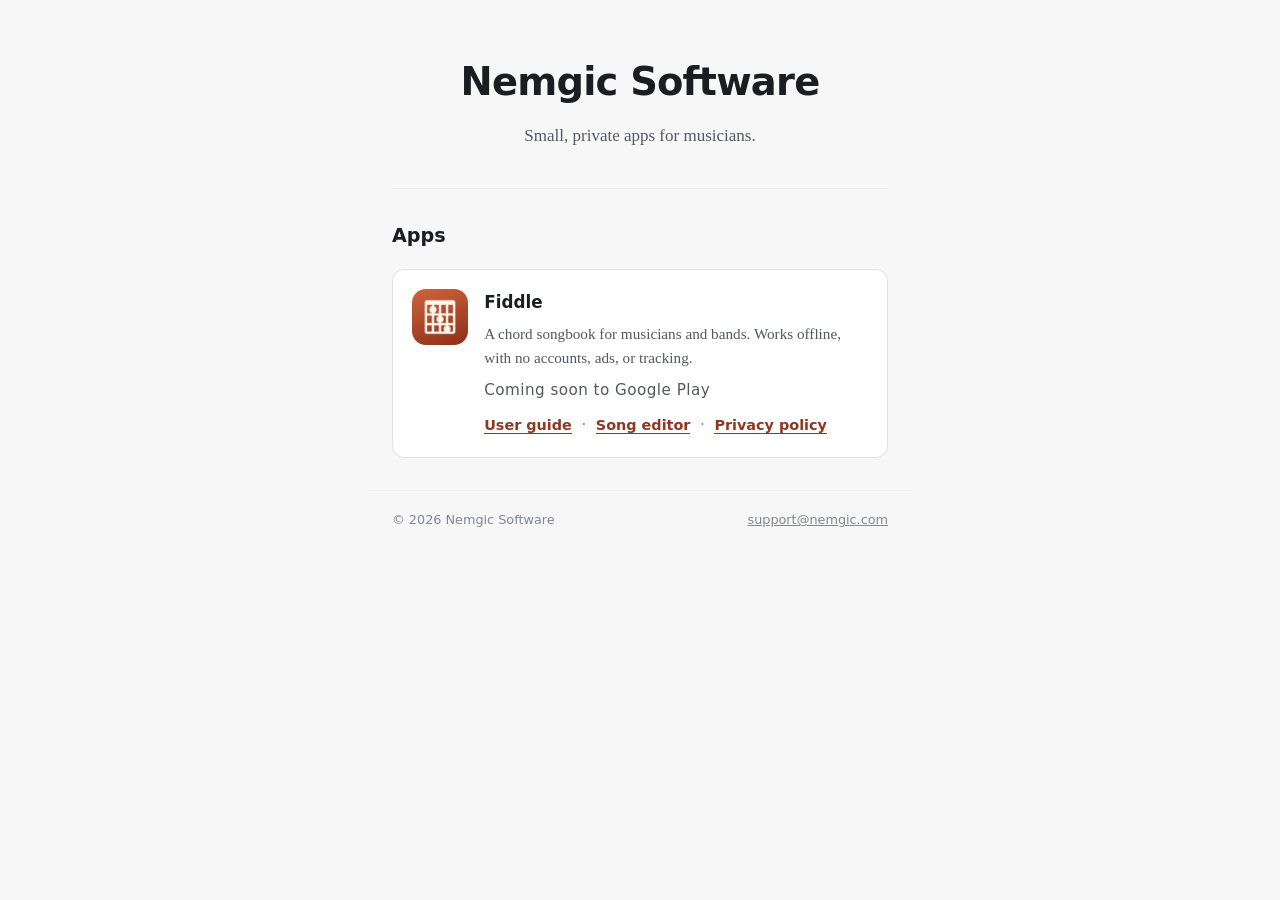
<file: index.html>
<!doctype html>
<html lang="en">
<head>
<meta charset="utf-8">
<meta name="viewport" content="width=device-width, initial-scale=1">
<meta name="description" content="Nemgic Software builds small, private apps for musicians, starting with Fiddle — an offline chord songbook.">
<title>Nemgic Software</title>
<link rel="icon" href="fiddle-icon.png" type="image/png">
<link rel="canonical" href="https://nemgic.com/">
<meta name="theme-color" content="#b5462a">

<style>
  :root {
    --bg:        #f7f7f8;
    --surface:   #ffffff;
    --ink:       #1c1d21;
    --ink-soft:  #55575f;
    --ink-faint: #83868f;
    --rule:      #e2e2e6;
    --rule-soft: #eeeef1;
    --accent:    #b5462a;
    --accent-dim:#8f3720;

    --display: 'Archivo', 'Segoe UI', system-ui, sans-serif;
    --body: 'Literata', Georgia, 'Times New Roman', serif;
  }

  :root:not([data-theme="light"]) { color-scheme: light; }

  @media (prefers-color-scheme: dark) {
    :root:not([data-theme="light"]) {
      --bg:        #131417;
      --surface:   #1a1c20;
      --ink:       #e9e9ec;
      --ink-soft:  #a9abb3;
      --ink-faint: #7c7f88;
      --rule:      #2c2e34;
      --rule-soft: #232529;
      --accent:    #e2765a;
      --accent-dim:#f0937a;
      color-scheme: dark;
    }
  }

  :root[data-theme="dark"] {
    --bg:        #131417;
    --surface:   #1a1c20;
    --ink:       #e9e9ec;
    --ink-soft:  #a9abb3;
    --ink-faint: #7c7f88;
    --rule:      #2c2e34;
    --rule-soft: #232529;
    --accent:    #e2765a;
    --accent-dim:#f0937a;
    color-scheme: dark;
  }

  html { color-scheme: light dark; }
  * { box-sizing: border-box; }

  body {
    margin: 0;
    background: var(--bg);
    color: var(--ink);
    font-family: var(--body);
    font-size: 17px;
    line-height: 1.6;
    -webkit-text-size-adjust: 100%;
    overflow-x: hidden;
  }

  img { max-width: 100%; }

  main { max-width: 34rem; margin: 0 auto; padding: 0 1.5rem; }

  .hero { text-align: center; padding: 3.2rem 1.5rem 2.4rem; }

  .hero h1 {
    font-family: var(--display);
    font-size: clamp(1.9rem, 7vw, 2.4rem);
    font-weight: 700;
    letter-spacing: -0.02em;
    margin: 0 0 0.6rem;
  }

  .hero p {
    color: var(--ink-soft);
    margin: 0;
  }

  section { padding: 2rem 0; border-top: 1px solid var(--rule-soft); }

  h2 {
    font-family: var(--display);
    font-size: 1.2rem;
    font-weight: 700;
    margin: 0 0 1.1rem;
  }

  .app-card {
    display: flex;
    gap: 1rem;
    align-items: flex-start;
    background: var(--surface);
    border: 1px solid var(--rule);
    border-radius: 12px;
    padding: 1.2rem;
  }

  .app-card img {
    width: 56px;
    height: 56px;
    border-radius: 14px;
    flex-shrink: 0;
  }

  .app-card h3 {
    font-family: var(--display);
    font-size: 1.05rem;
    font-weight: 600;
    margin: 0 0 0.35rem;
  }

  .app-card p { margin: 0 0 0.5rem; color: var(--ink-soft); font-size: 0.95rem; }

  .soon {
    font-family: var(--display);
    font-size: 0.78rem;
    letter-spacing: 0.03em;
    color: var(--ink-faint);
    margin: 0 0 0.6rem;
  }

  .privacy-link {
    font-family: var(--display);
    font-weight: 600;
    font-size: 0.9rem;
    color: var(--accent-dim);
    text-decoration: none;
    border-bottom: 1px solid currentColor;
  }

  .privacy-link:hover { color: var(--accent); }

  .link-sep { color: var(--ink-faint); margin: 0 0.35rem; }

  footer {
    max-width: 34rem;
    margin: 0 auto;
    padding: 1.2rem 1.5rem 3rem;
    font-family: var(--display);
    font-size: 0.8rem;
    color: var(--ink-faint);
    border-top: 1px solid var(--rule-soft);
    display: flex;
    flex-wrap: wrap;
    justify-content: space-between;
    gap: 0.5rem 1rem;
  }

  footer a { color: var(--ink-faint); }
  footer a:hover { color: var(--accent-dim); }

  @media (prefers-reduced-motion: reduce) {
    * { transition: none !important; }
  }
</style>
</head>
<body>

<div class="hero">
  <h1>Nemgic Software</h1>
  <p>Small, private apps for musicians.</p>
</div>

<main>
  <section id="apps">
    <h2>Apps</h2>
    <div class="app-card">
      <img src="fiddle-icon.png" alt="Fiddle app icon">
      <div>
        <h3>Fiddle</h3>
        <p>A chord songbook for musicians and bands. Works offline, with no accounts, ads, or tracking.</p>
        <!-- when public, link this to https://play.google.com/store/apps/details?id=com.nemgic.fiddle -->
        <p class="soon">Coming soon to Google Play</p>
        <a class="privacy-link" href="/fiddle/guide/">User guide</a>
        <span class="link-sep">&middot;</span>
        <a class="privacy-link" href="/fiddle/editor/">Song editor</a>
        <span class="link-sep">&middot;</span>
        <a class="privacy-link" href="/fiddle/">Privacy policy</a>
      </div>
    </div>
  </section>
</main>

<footer>
  <span>&copy; 2026 Nemgic Software</span>
  <a href="mailto:support@nemgic.com">support@nemgic.com</a>
</footer>

</body>
</html>
</file>
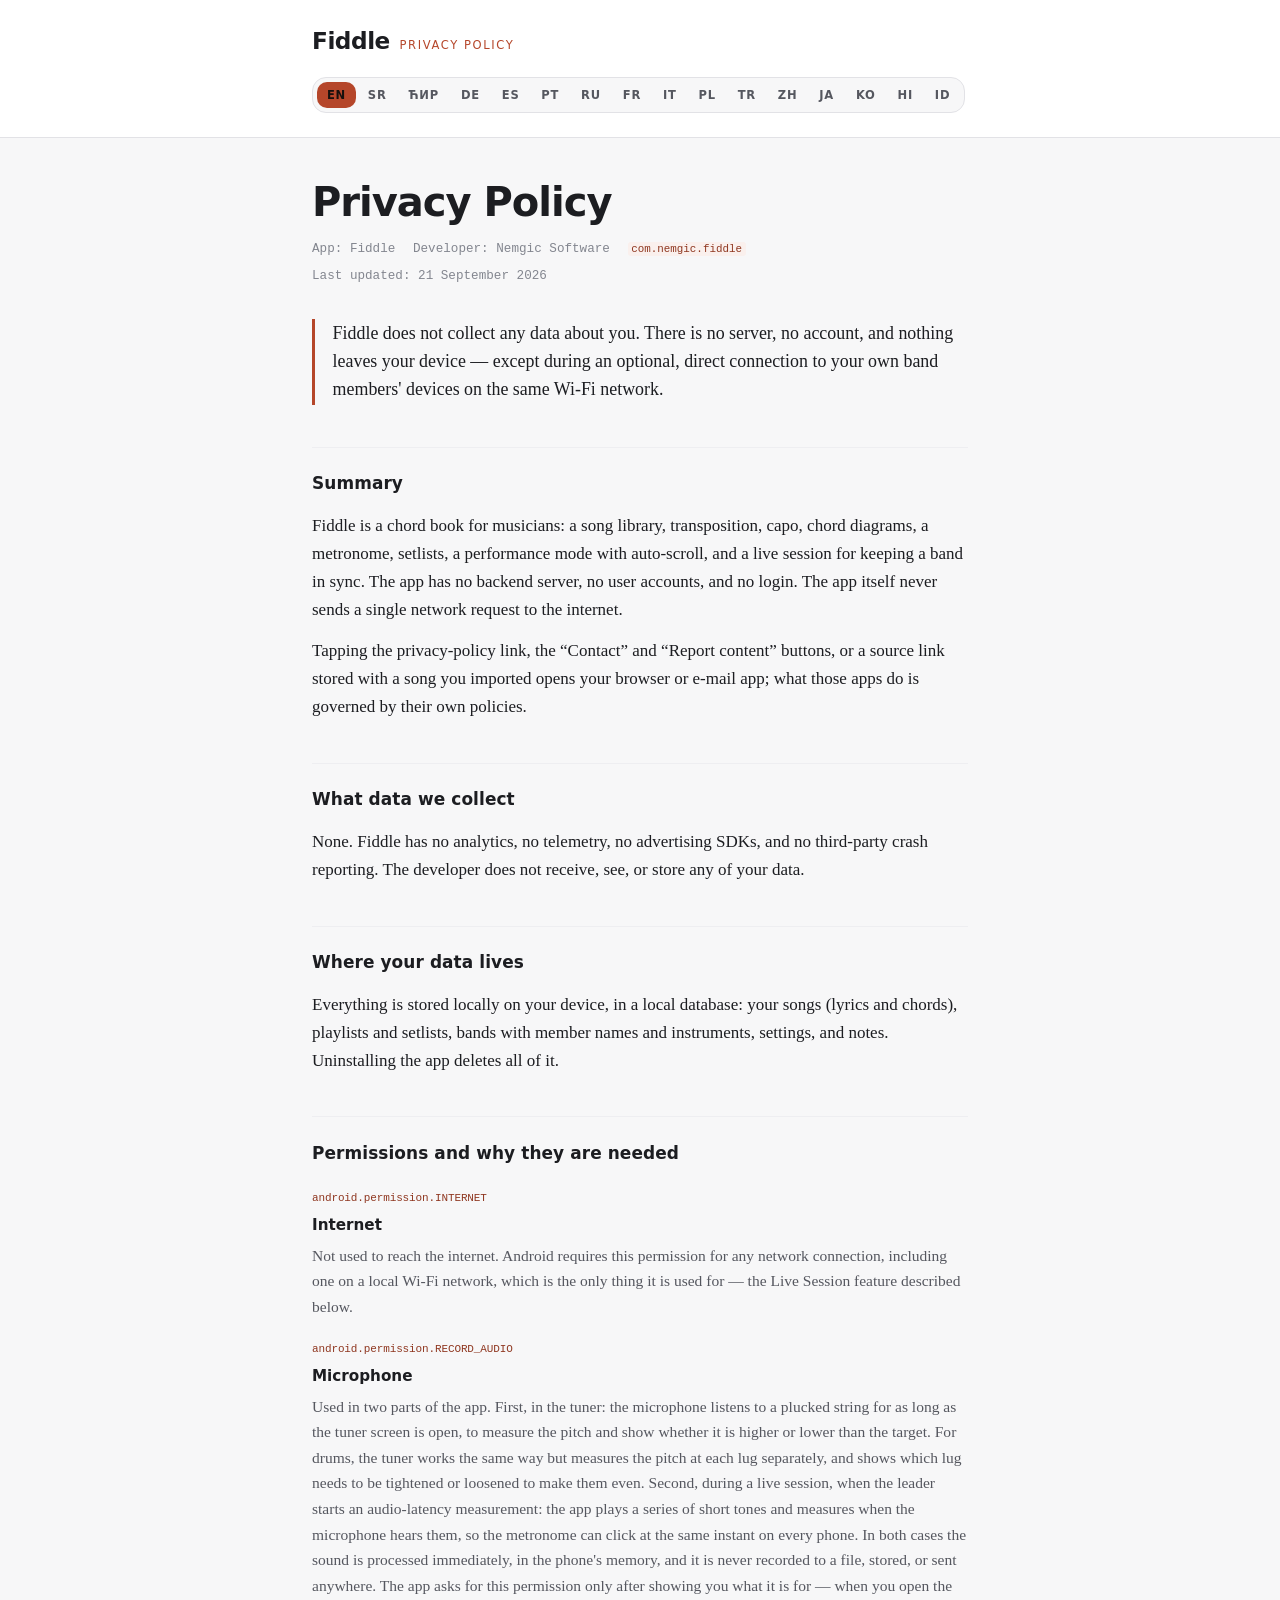
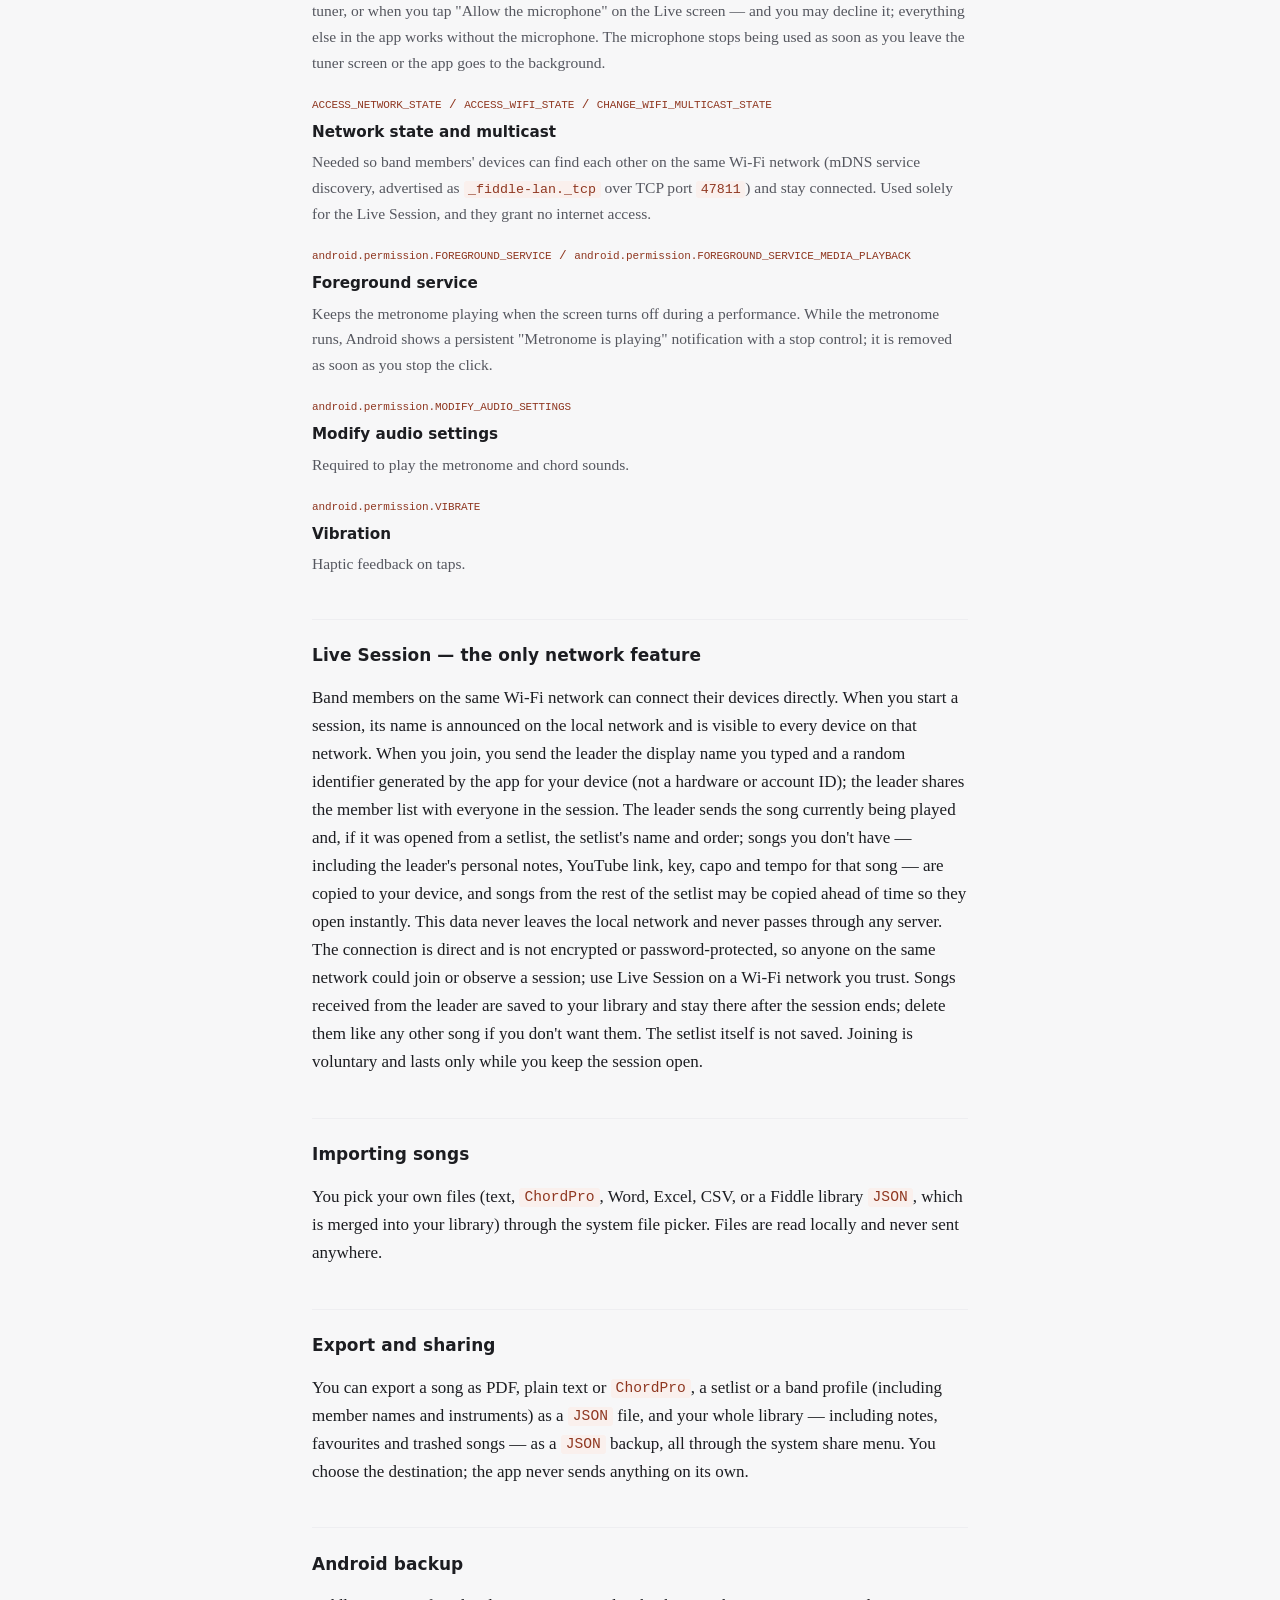
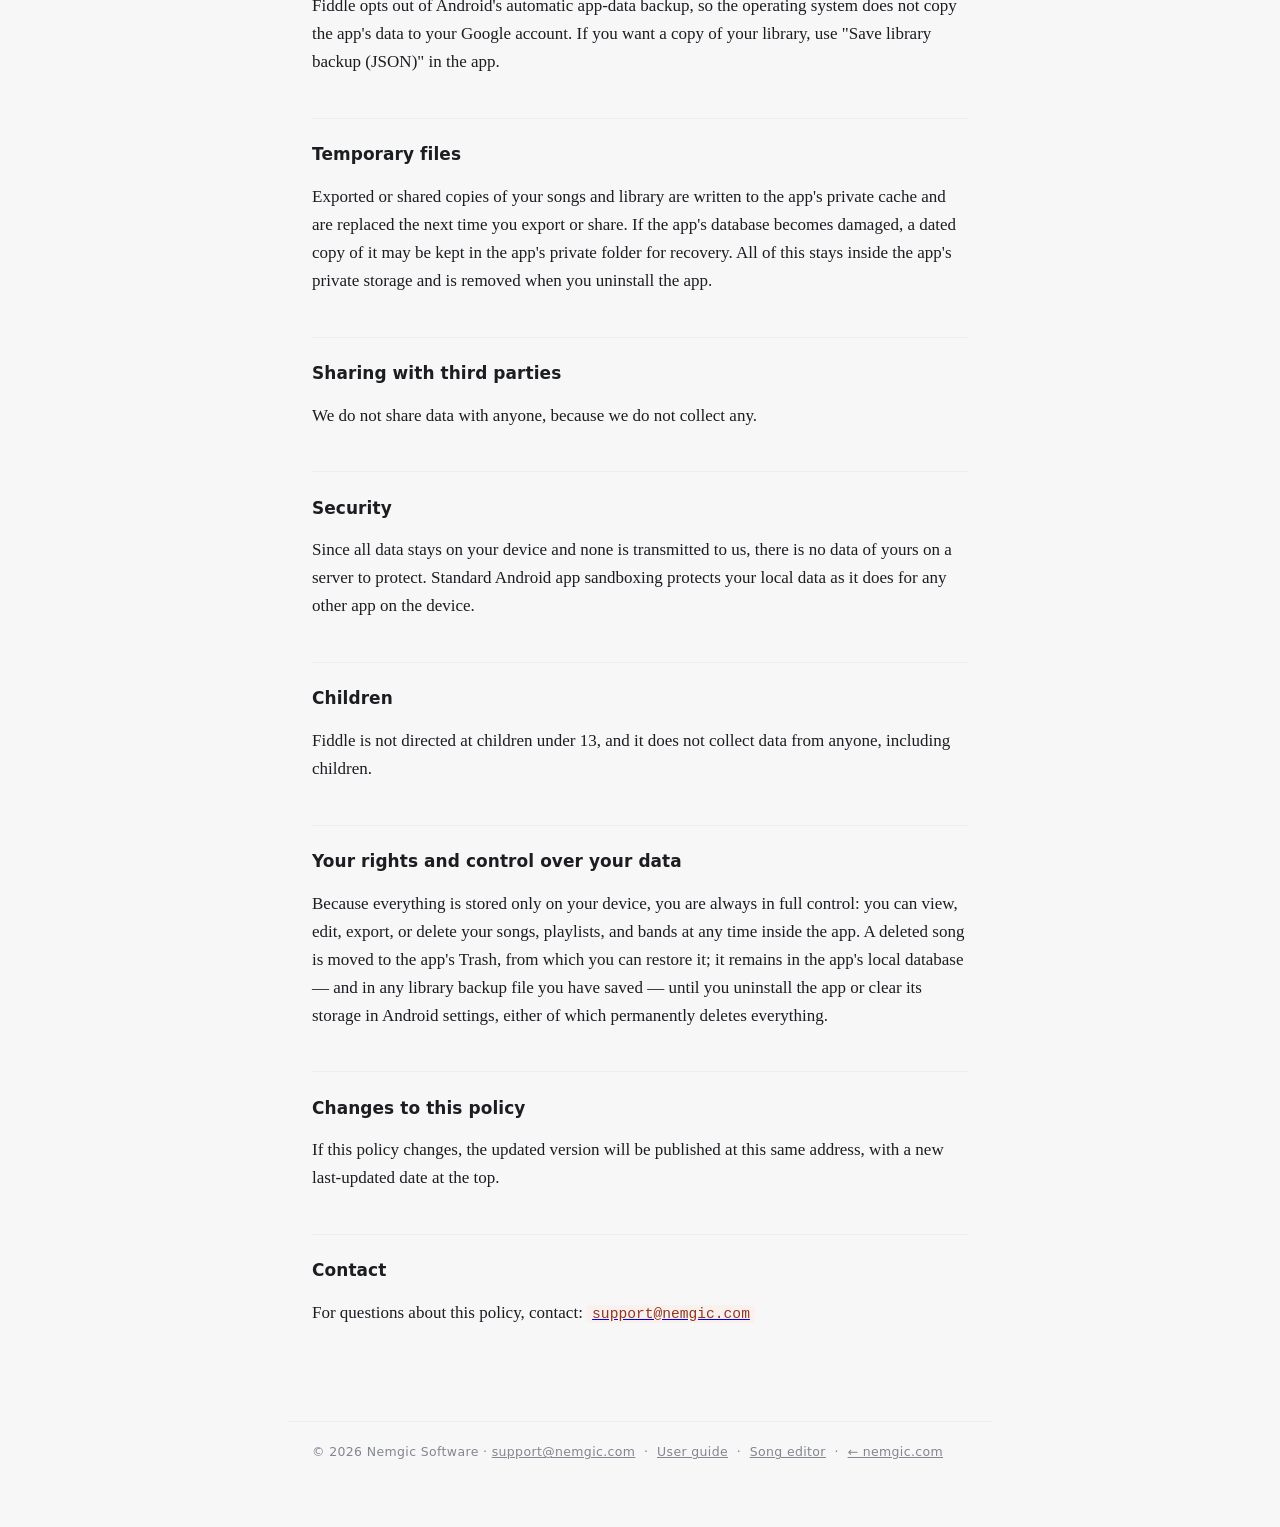
<file: fiddle/index.html>
<!doctype html>
<html lang="en">
<head>
<meta charset="utf-8">
<meta name="viewport" content="width=device-width, initial-scale=1">
<meta name="description" content="Fiddle privacy policy — what the app does and does not collect, in your language.">
<link rel="canonical" href="https://nemgic.com/fiddle/">
<link rel="icon" href="../fiddle-icon.png">
<meta name="theme-color" content="#b5462a" media="(prefers-color-scheme: light)">
<meta name="theme-color" content="#131417" media="(prefers-color-scheme: dark)">
<title>Fiddle — Privacy Policy</title>

<style>
  :root {
    /* neutrals biased slightly cool, so the rust accent reads as chosen */
    --bg:        #f7f7f8;
    --surface:   #ffffff;
    --ink:       #1c1d21;
    --ink-soft:  #55575f;
    --ink-faint: #83868f;
    --rule:      #e2e2e6;
    --rule-soft: #eeeef1;
    --accent:    #b5462a;   /* Fiddle adaptive-icon background */
    --accent-dim:#8f3720;
    --accent-wash:#faf0ed;
    --note-bg:   #fff8e8;
    --note-rule: #e8c98a;
    --note-ink:  #6b5212;

    --display: 'Archivo', 'Segoe UI', system-ui, sans-serif;
    --body: 'Literata', Georgia, 'Times New Roman', serif;
    --mono: 'JetBrains Mono', 'Cascadia Mono', Consolas, monospace;
  }

  :root:not([data-theme="light"]) {
    color-scheme: light;
  }

  @media (prefers-color-scheme: dark) {
    :root:not([data-theme="light"]) {
      --bg:        #131417;
      --surface:   #1a1c20;
      --ink:       #e9e9ec;
      --ink-soft:  #a9abb3;
      --ink-faint: #7c7f88;
      --rule:      #2c2e34;
      --rule-soft: #232529;
      --accent:    #e2765a;
      --accent-dim:#f0937a;
      --accent-wash:#2a1c18;
      --note-bg:   #241f12;
      --note-rule: #6b5a2c;
      --note-ink:  #e0cb92;
      color-scheme: dark;
    }
  }

  :root[data-theme="dark"] {
    --bg:        #131417;
    --surface:   #1a1c20;
    --ink:       #e9e9ec;
    --ink-soft:  #a9abb3;
    --ink-faint: #7c7f88;
    --rule:      #2c2e34;
    --rule-soft: #232529;
    --accent:    #e2765a;
    --accent-dim:#f0937a;
    --accent-wash:#2a1c18;
    --note-bg:   #241f12;
    --note-rule: #6b5a2c;
    --note-ink:  #e0cb92;
    color-scheme: dark;
  }

  * { box-sizing: border-box; }

  body {
    background: var(--bg);
    color: var(--ink);
    font-family: var(--body);
    font-size: 17px;
    line-height: 1.65;
    -webkit-text-size-adjust: 100%;
  }

  /* ---------- masthead ---------- */

  .masthead {
    border-bottom: 1px solid var(--rule);
    background: var(--surface);
  }

  .masthead-inner {
    max-width: 44rem;
    margin: 0 auto;
    padding: 1.4rem 1.5rem 1.5rem;
    display: flex;
    flex-wrap: wrap;
    align-items: flex-end;
    justify-content: space-between;
    gap: 1rem 1.5rem;
  }

  .brand {
    display: flex;
    align-items: baseline;
    gap: 0.6rem;
  }

  .brand-mark {
    font-family: var(--display);
    font-weight: 700;
    font-size: 1.45rem;
    letter-spacing: -0.02em;
    color: var(--ink);
  }

  .brand-sub {
    font-family: var(--display);
    font-weight: 500;
    font-size: 0.72rem;
    letter-spacing: 0.14em;
    text-transform: uppercase;
    color: var(--accent);
  }

  /* ---------- language switch ---------- */

  .langswitch {
    display: flex;
    flex-wrap: wrap;
    max-width: 100%;
    border: 1px solid var(--rule);
    border-radius: 14px;
    padding: 4px;
    background: var(--bg);
    gap: 2px;
  }

  .langswitch button {
    font-family: var(--display);
    font-size: 0.72rem;
    font-weight: 600;
    letter-spacing: 0.07em;
    text-transform: uppercase;
    padding: 0.4rem 0.62rem;
    border: 0;
    border-radius: 10px;
    background: transparent;
    color: var(--ink-soft);
    cursor: pointer;
    transition: background 140ms ease, color 140ms ease;
  }

  .langswitch button:hover { color: var(--ink); }

  .langswitch button[aria-pressed="true"] {
    background: var(--accent);
    color: #fff;
  }

  :root[data-theme="dark"] .langswitch button[aria-pressed="true"],
  :root:not([data-theme="light"]) .langswitch button[aria-pressed="true"] { color: #17100d; }

  .langswitch button:focus-visible {
    outline: 2px solid var(--accent);
    outline-offset: 2px;
  }

  @media (max-width: 420px) {
    .langswitch { border-radius: 12px; }
    .langswitch button {
      font-size: 0.66rem;
      padding: 0.36rem 0.5rem;
    }
  }

  /* ---------- document ---------- */

  main {
    max-width: 44rem;
    margin: 0 auto;
    padding: 2.6rem 1.5rem 5rem;
  }

  h1 {
    font-family: var(--display);
    font-size: clamp(1.85rem, 5.4vw, 2.5rem);
    font-weight: 700;
    letter-spacing: -0.025em;
    line-height: 1.12;
    text-wrap: balance;
    margin: 0 0 0.9rem;
  }

  .meta {
    font-family: var(--mono);
    font-size: 0.79rem;
    color: var(--ink-faint);
    margin: 0 0 2rem;
    display: flex;
    flex-wrap: wrap;
    gap: 0.35rem 1.1rem;
  }

  .lede {
    font-size: 1.12rem;
    line-height: 1.55;
    color: var(--ink);
    border-left: 3px solid var(--accent);
    padding: 0.1rem 0 0.1rem 1.1rem;
    margin: 0 0 2.6rem;
  }

  h2 {
    font-family: var(--display);
    font-size: 1.06rem;
    font-weight: 600;
    letter-spacing: 0.005em;
    color: var(--ink);
    margin: 2.6rem 0 0.2rem;
    padding-top: 1.4rem;
    border-top: 1px solid var(--rule-soft);
    text-wrap: balance;
  }

  h2:first-of-type { margin-top: 0; }

  p { margin: 0.85rem 0; }

  strong { font-weight: 600; color: var(--ink); }

  code {
    font-family: var(--mono);
    font-size: 0.86em;
    background: var(--accent-wash);
    color: var(--accent-dim);
    padding: 0.1em 0.34em;
    border-radius: 3px;
    word-break: break-word;
  }

  /* ---------- permissions list ---------- */

  .perms {
    margin: 1.2rem 0 0;
    padding: 0;
    display: flex;
    flex-direction: column;
    gap: 1.15rem;
  }

  .perm {
    display: grid;
    gap: 0.3rem;
  }

  .perm-name {
    font-family: var(--mono);
    font-size: 0.8rem;
    font-weight: 500;
    color: var(--accent-dim);
    letter-spacing: -0.01em;
    word-break: break-word;
  }

  .perm-name code {
    background: none;
    color: inherit;
    padding: 0;
  }

  .perm-label {
    font-family: var(--display);
    font-weight: 600;
    font-size: 0.95rem;
    color: var(--ink);
  }

  .perm p { margin: 0; color: var(--ink-soft); font-size: 0.97rem; }

  /* ---------- footer ---------- */

  footer {
    max-width: 44rem;
    margin: 0 auto;
    padding: 0 1.5rem 4rem;
    font-family: var(--display);
    font-size: 0.78rem;
    letter-spacing: 0.03em;
    color: var(--ink-faint);
    border-top: 1px solid var(--rule-soft);
    padding-top: 1.3rem;
  }

  footer a { color: inherit; }

  [hidden] { display: none !important; }

  @media (prefers-reduced-motion: reduce) {
    * { transition: none !important; }
  }
</style>

<style>
  html { color-scheme: light dark; }
  body { margin: 0; }
  img { max-width: 100%; }
  [hidden] { display: none !important; }
</style>
</head>
<body>
<header class="masthead">
  <div class="masthead-inner">
    <div class="brand">
      <span class="brand-mark">Fiddle</span>
      <span class="brand-sub">Privacy Policy</span>
    </div>
    <div class="langswitch" id="langswitch" role="group" aria-label="Language"></div>
  </div>
</header>

<main>
<article lang="en" data-title="Fiddle — Privacy Policy">
<h1>Privacy Policy</h1>
<p class="meta">
  <span>App: Fiddle</span>
  <span>Developer: Nemgic Software</span>
  <span><code>com.nemgic.fiddle</code></span>
  <span>Last updated: 21 September 2026</span>
</p>

<p class="lede">Fiddle does not collect any data about you. There is no server, no account, and nothing leaves your device — except during an optional, direct connection to your own band members' devices on the same Wi-Fi network.</p>

<h2>Summary</h2>
<p>Fiddle is a chord book for musicians: a song library, transposition, capo, chord diagrams, a metronome, setlists, a performance mode with auto-scroll, and a live session for keeping a band in sync. The app has no backend server, no user accounts, and no login. The app itself never sends a single network request to the internet.</p>
<p>Tapping the privacy-policy link, the “Contact” and “Report content” buttons, or a source link stored with a song you imported opens your browser or e-mail app; what those apps do is governed by their own policies.</p>

<h2>What data we collect</h2>
<p>None. Fiddle has no analytics, no telemetry, no advertising SDKs, and no third-party crash reporting. The developer does not receive, see, or store any of your data.</p>

<h2>Where your data lives</h2>
<p>Everything is stored locally on your device, in a local database: your songs (lyrics and chords), playlists and setlists, bands with member names and instruments, settings, and notes. Uninstalling the app deletes all of it.</p>

<h2>Permissions and why they are needed</h2>
<div class="perms">
  <div class="perm">
    <span class="perm-name"><code>android.permission.INTERNET</code></span>
    <span class="perm-label">Internet</span>
    <p>Not used to reach the internet. Android requires this permission for any network connection, including one on a local Wi-Fi network, which is the only thing it is used for — the Live Session feature described below.</p>
  </div>
  <div class="perm">
    <span class="perm-name"><code>android.permission.RECORD_AUDIO</code></span>
    <span class="perm-label">Microphone</span>
    <p>Used in two parts of the app. First, in the tuner: the microphone listens to a plucked string for as long as the tuner screen is open, to measure the pitch and show whether it is higher or lower than the target. For drums, the tuner works the same way but measures the pitch at each lug separately, and shows which lug needs to be tightened or loosened to make them even. Second, during a live session, when the leader starts an audio-latency measurement: the app plays a series of short tones and measures when the microphone hears them, so the metronome can click at the same instant on every phone. In both cases the sound is processed immediately, in the phone's memory, and it is never recorded to a file, stored, or sent anywhere. The app asks for this permission only after showing you what it is for — when you open the tuner, or when you tap "Allow the microphone" on the Live screen — and you may decline it; everything else in the app works without the microphone. The microphone stops being used as soon as you leave the tuner screen or the app goes to the background.</p>
  </div>
  <div class="perm">
    <span class="perm-name"><code>ACCESS_NETWORK_STATE</code> / <code>ACCESS_WIFI_STATE</code> / <code>CHANGE_WIFI_MULTICAST_STATE</code></span>
    <span class="perm-label">Network state and multicast</span>
    <p>Needed so band members' devices can find each other on the same Wi-Fi network (mDNS service discovery, advertised as <code>_fiddle-lan._tcp</code> over TCP port <code>47811</code>) and stay connected. Used solely for the Live Session, and they grant no internet access.</p>
  </div>
  <div class="perm">
    <span class="perm-name"><code>android.permission.FOREGROUND_SERVICE</code> / <code>android.permission.FOREGROUND_SERVICE_MEDIA_PLAYBACK</code></span>
    <span class="perm-label">Foreground service</span>
    <p>Keeps the metronome playing when the screen turns off during a performance. While the metronome runs, Android shows a persistent "Metronome is playing" notification with a stop control; it is removed as soon as you stop the click.</p>
  </div>
  <div class="perm">
    <span class="perm-name"><code>android.permission.MODIFY_AUDIO_SETTINGS</code></span>
    <span class="perm-label">Modify audio settings</span>
    <p>Required to play the metronome and chord sounds.</p>
  </div>
  <div class="perm">
    <span class="perm-name"><code>android.permission.VIBRATE</code></span>
    <span class="perm-label">Vibration</span>
    <p>Haptic feedback on taps.</p>
  </div>
</div>

<h2>Live Session — the only network feature</h2>
<p>Band members on the same Wi-Fi network can connect their devices directly. When you start a session, its name is announced on the local network and is visible to every device on that network. When you join, you send the leader the display name you typed and a random identifier generated by the app for your device (not a hardware or account ID); the leader shares the member list with everyone in the session. The leader sends the song currently being played and, if it was opened from a setlist, the setlist's name and order; songs you don't have — including the leader's personal notes, YouTube link, key, capo and tempo for that song — are copied to your device, and songs from the rest of the setlist may be copied ahead of time so they open instantly. This data never leaves the local network and never passes through any server. The connection is direct and is not encrypted or password-protected, so anyone on the same network could join or observe a session; use Live Session on a Wi-Fi network you trust. Songs received from the leader are saved to your library and stay there after the session ends; delete them like any other song if you don't want them. The setlist itself is not saved. Joining is voluntary and lasts only while you keep the session open.</p>

<h2>Importing songs</h2>
<p>You pick your own files (text, <code>ChordPro</code>, Word, Excel, CSV, or a Fiddle library <code>JSON</code>, which is merged into your library) through the system file picker. Files are read locally and never sent anywhere.</p>

<h2>Export and sharing</h2>
<p>You can export a song as PDF, plain text or <code>ChordPro</code>, a setlist or a band profile (including member names and instruments) as a <code>JSON</code> file, and your whole library — including notes, favourites and trashed songs — as a <code>JSON</code> backup, all through the system share menu. You choose the destination; the app never sends anything on its own.</p>

<h2>Android backup</h2>
<p>Fiddle opts out of Android's automatic app-data backup, so the operating system does not copy the app's data to your Google account. If you want a copy of your library, use "Save library backup (JSON)" in the app.</p>

<h2>Temporary files</h2>
<p>Exported or shared copies of your songs and library are written to the app's private cache and are replaced the next time you export or share. If the app's database becomes damaged, a dated copy of it may be kept in the app's private folder for recovery. All of this stays inside the app's private storage and is removed when you uninstall the app.</p>

<h2>Sharing with third parties</h2>
<p>We do not share data with anyone, because we do not collect any.</p>

<h2>Security</h2>
<p>Since all data stays on your device and none is transmitted to us, there is no data of yours on a server to protect. Standard Android app sandboxing protects your local data as it does for any other app on the device.</p>

<h2>Children</h2>
<p>Fiddle is not directed at children under 13, and it does not collect data from anyone, including children.</p>

<h2>Your rights and control over your data</h2>
<p>Because everything is stored only on your device, you are always in full control: you can view, edit, export, or delete your songs, playlists, and bands at any time inside the app. A deleted song is moved to the app's Trash, from which you can restore it; it remains in the app's local database — and in any library backup file you have saved — until you uninstall the app or clear its storage in Android settings, either of which permanently deletes everything.</p>

<h2>Changes to this policy</h2>
<p>If this policy changes, the updated version will be published at this same address, with a new last-updated date at the top.</p>

<h2>Contact</h2>
<p>For questions about this policy, contact: <a href="mailto:support@nemgic.com"><code>support@nemgic.com</code></a></p>
</article>

<article lang="sr-Latn" data-title="Fiddle — Politika privatnosti" hidden>
<h1>Politika privatnosti</h1>
<p class="meta">
  <span>Aplikacija: Fiddle</span>
  <span>Programer: Nemgic Software</span>
  <span><code>com.nemgic.fiddle</code></span>
  <span>Poslednja izmena: 21. septembar 2026.</span>
</p>

<p class="lede">Fiddle ne prikuplja nikakve podatke o vama. Nema server, nema korisnički nalog, i ništa ne napušta vaš uređaj — osim tokom opcione, direktne veze sa uređajima vaših članova benda na istoj Wi-Fi mreži.</p>

<h2>Sažetak</h2>
<p>Fiddle je pesmarica sa akordima za muzičare: biblioteka pesama, transpozicija, kapo, dijagrami akorda, metronom, setliste, režim nastupa sa automatskim skrolovanjem i sesija uživo za usklađivanje članova benda. Aplikacija nema server, nema korisničke naloge i nema prijavu. Sama aplikacija nikada ne šalje nijedan mrežni zahtev ka internetu.</p>
<p>Dodirom na link ka politici privatnosti, dugmad „Kontakt“ i „Prijavi sadržaj“, ili na link izvora sačuvan uz pesmu koju ste uvezli, otvara se vaš pregledač ili aplikacija za e-poštu; ono što te aplikacije rade uređeno je njihovim sopstvenim pravilima.</p>

<h2>Koje podatke prikupljamo</h2>
<p>Nikakve. Fiddle nema analitiku, telemetriju, reklamne SDK-ove ni prijavljivanje grešaka trećim stranama. Programer ne prima, ne vidi i ne čuva nikakve vaše podatke.</p>

<h2>Gde se čuvaju vaši podaci</h2>
<p>Sve se čuva isključivo lokalno na vašem uređaju, u lokalnoj bazi podataka: pesme (tekst i akordi), plejliste i setliste, bendovi sa imenima i instrumentima članova, podešavanja i beleške. Deinstalacija aplikacije briše sve ove podatke.</p>

<h2>Dozvole i zašto su potrebne</h2>
<div class="perms">
  <div class="perm">
    <span class="perm-name"><code>android.permission.INTERNET</code></span>
    <span class="perm-label">Internet</span>
    <p>Ne koristi se za pristup internetu. Android traži ovu dozvolu za svaku mrežnu vezu, uključujući i vezu na lokalnoj Wi-Fi mreži, koja je jedina namena ove dozvole — funkcija Sesija uživo opisana ispod.</p>
  </div>
  <div class="perm">
    <span class="perm-name"><code>android.permission.RECORD_AUDIO</code></span>
    <span class="perm-label">Mikrofon</span>
    <p>Koristi se u dva dela aplikacije. Prvo, u štimeru: mikrofon sluša ton žice sve dok je ekran štimera otvoren, da bi izmerio visinu tona i pokazao da li je viša ili niža od željene. Kod bubnja štimer na isti način meri visinu tona posebno na svakom šrafu i pokazuje koji treba zategnuti ili opustiti da bi svi šrafovi bili ujednačeni. Drugo, tokom sesije uživo, kada vođa sesije pokrene merenje kašnjenja zvuka: aplikacija pušta niz kratkih tonova i meri kada ih mikrofon čuje, da bi metronom kliknuo u istom trenutku na svim telefonima. U oba slučaja zvuk se obrađuje odmah, u memoriji telefona, i nikada se ne snima kao fajl, ne čuva se i ne šalje nigde. Aplikacija traži ovu dozvolu tek pošto vam pokaže čemu služi — kada otvorite štimer, ili kada dodirnete "Dozvoli mikrofon" na ekranu Uživo — i možete je odbiti; sve ostalo u aplikaciji radi bez mikrofona. Mikrofon se prestaje koristiti čim napustite ekran štimera ili aplikacija ode u pozadinu.</p>
  </div>
  <div class="perm">
    <span class="perm-name"><code>ACCESS_NETWORK_STATE</code> / <code>ACCESS_WIFI_STATE</code> / <code>CHANGE_WIFI_MULTICAST_STATE</code></span>
    <span class="perm-label">Stanje mreže i multicast</span>
    <p>Potrebne da bi uređaji članova benda pronašli jedan drugog na istoj Wi-Fi mreži (mDNS otkrivanje servisa, oglašeno kao <code>_fiddle-lan._tcp</code> preko TCP porta <code>47811</code>) i ostali povezani. Koriste se isključivo za Sesiju uživo, i ne daju pristup internetu.</p>
  </div>
  <div class="perm">
    <span class="perm-name"><code>android.permission.FOREGROUND_SERVICE</code> / <code>android.permission.FOREGROUND_SERVICE_MEDIA_PLAYBACK</code></span>
    <span class="perm-label">Servis u prvom planu</span>
    <p>Omogućava metronomu da nastavi da svira kada se ekran ugasi tokom nastupa. Dok metronom radi, Android prikazuje stalno obaveštenje „Metronom svira" sa kontrolom za zaustavljanje; uklanja se čim zaustavite klik.</p>
  </div>
  <div class="perm">
    <span class="perm-name"><code>android.permission.MODIFY_AUDIO_SETTINGS</code></span>
    <span class="perm-label">Izmena audio podešavanja</span>
    <p>Potrebno za reprodukciju metronoma i zvuka akorda.</p>
  </div>
  <div class="perm">
    <span class="perm-name"><code>android.permission.VIBRATE</code></span>
    <span class="perm-label">Vibracija</span>
    <p>Haptički odziv na dodir.</p>
  </div>
</div>

<h2>Sesija uživo — jedina mrežna funkcija</h2>
<p>Članovi benda na istoj Wi-Fi mreži mogu direktno povezati svoje uređaje. Kada pokrenete sesiju, njen naziv se oglašava na lokalnoj mreži i vidljiv je svakom uređaju na toj mreži. Kada se pridružite, vođi sesije šaljete ime koje ste uneli i nasumični identifikator koji aplikacija generiše za vaš uređaj (nije hardverski ID niti ID naloga); vođa deli spisak članova sa svima u sesiji. Vođa šalje pesmu koja se trenutno svira i, ako je otvorena iz setliste, naziv i redosled setliste; pesme koje nemate — uključujući vođine lične beleške, YouTube link, ton, kapo i tempo za tu pesmu — kopiraju se na vaš uređaj, a pesme iz ostatka setliste mogu se kopirati unapred da bi se trenutno otvorile. Ovi podaci ne napuštaju lokalnu mrežu i ne prolaze kroz nijedan server. Veza je direktna i nije šifrovana niti zaštićena lozinkom, pa bilo ko na istoj mreži može da se pridruži sesiji ili je posmatra; koristite Sesiju uživo na Wi-Fi mreži kojoj verujete. Pesme primljene od vođe čuvaju se u vašoj biblioteci i ostaju tu i nakon što se sesija završi; obrišite ih kao svaku drugu pesmu ako ih ne želite. Sama setlista se ne čuva. Pridruživanje je dobrovoljno i traje samo dok držite sesiju otvorenom.</p>

<h2>Uvoz pesama</h2>
<p>Sami birate svoje fajlove (tekst, <code>ChordPro</code>, Word, Excel, CSV, ili <code>JSON</code> Fiddle biblioteke, koji se spaja sa vašom bibliotekom) kroz sistemski birač fajlova. Fajlovi se čitaju lokalno i nikada se ne šalju nigde.</p>

<h2>Izvoz i deljenje</h2>
<p>Pesmu možete izvesti kao PDF, običan tekst ili <code>ChordPro</code>, setlistu ili profil benda (uključujući imena i instrumente članova) kao <code>JSON</code> fajl, a celu biblioteku — uključujući beleške, omiljene i pesme iz Kanti — kao <code>JSON</code> rezervnu kopiju, sve kroz sistemski meni za deljenje. Odredište birate sami; aplikacija ne šalje ništa samoinicijativno.</p>

<h2>Android rezervna kopija</h2>
<p>Fiddle isključuje Android automatsku rezervnu kopiju podataka aplikacije, pa operativni sistem ne kopira podatke aplikacije na vaš Google nalog. Ako želite kopiju biblioteke, koristite „Sačuvaj kopiju biblioteke (JSON)" u aplikaciji.</p>

<h2>Privremeni fajlovi</h2>
<p>Izvezene ili podeljene kopije vaših pesama i biblioteke upisuju se u privatni keš aplikacije i zamenjuju se pri sledećem izvozu ili deljenju. Ako se baza podataka aplikacije ošteti, njena kopija sa datumom može biti sačuvana u privatnom folderu aplikacije radi oporavka. Sve ovo ostaje unutar privatnog skladišta aplikacije i uklanja se kada deinstalirate aplikaciju.</p>

<h2>Deljenje sa trećim stranama</h2>
<p>Ne delimo podatke ni sa kim, jer ih ne prikupljamo.</p>

<h2>Bezbednost</h2>
<p>Pošto svi podaci ostaju na vašem uređaju i ne šalju se nama, ne postoje vaši podaci na serveru koje bi trebalo štititi. Standardna Android izolacija aplikacija štiti vaše lokalne podatke kao i kod svake druge aplikacije na uređaju.</p>

<h2>Deca</h2>
<p>Fiddle nije namenjen deci mlađoj od 13 godina i ne prikuplja podatke ni od koga, uključujući decu.</p>

<h2>Vaša prava i kontrola nad podacima</h2>
<p>Pošto se sve čuva samo na vašem uređaju, potpuno ste u kontroli: u svakom trenutku možete pregledati, izmeniti, izvesti ili obrisati svoje pesme, plejliste i bendove unutar aplikacije. Obrisana pesma se premešta u Kantu aplikacije, odakle je možete vratiti; ostaje u lokalnoj bazi podataka aplikacije — i u svakom fajlu rezervne kopije biblioteke koji ste sačuvali — sve dok ne deinstalirate aplikaciju ili ne obrišete njeno skladište u Android podešavanjima, čime se trajno brišu svi podaci.</p>

<h2>Izmene ove politike</h2>
<p>Ako se ova politika izmeni, izmenjena verzija biće objavljena na istoj adresi, sa novim datumom poslednje izmene na vrhu.</p>

<h2>Kontakt</h2>
<p>Za pitanja o ovoj politici obratite se na: <a href="mailto:support@nemgic.com"><code>support@nemgic.com</code></a></p>
</article>

<article lang="sr-Cyrl" data-title="Fiddle — Политика приватности" hidden>
<h1>Политика приватности</h1>
<p class="meta">
  <span>Апликација: Fiddle</span>
  <span>Програмер: Nemgic Software</span>
  <span><code>com.nemgic.fiddle</code></span>
  <span>Последња измена: 21. септембар 2026.</span>
</p>

<p class="lede">Fiddle не прикупља никакве податке о вама. Нема сервер, нема кориснички налог, и ништа не напушта ваш уређај — осим током опционе, директне везе са уређајима ваших чланова бенда на истој Wi-Fi мрежи.</p>

<h2>Сажетак</h2>
<p>Fiddle је песмарица са акордима за музичаре: библиотека песама, транспозиција, капо, дијаграми акорда, метроном, сетлисте, режим наступа са аутоматским скроловањем и сесија уживо за усклађивање чланова бенда. Апликација нема сервер, нема корисничке налоге и нема пријаву. Сама апликација никада не шаље ниједан мрежни захтев ка интернету.</p>
<p>Додиром на линк ка политици приватности, дугмад „Контакт“ и „Пријави садржај“, или на линк извора сачуван уз песму коју сте увезли, отвара се ваш прегледач или апликација за е-пошту; оно што те апликације раде уређено је њиховим сопственим правилима.</p>

<h2>Које податке прикупљамо</h2>
<p>Никакве. Fiddle нема аналитику, телеметрију, рекламне SDK-ove ни пријављивање грешака трећим странама. Програмер не прима, не види и не чува никакве ваше податке.</p>

<h2>Где се чувају ваши подаци</h2>
<p>Све се чува искључиво локално на вашем уређају, у локалној бази података: песме (текст и акорди), плејлисте и сетлисте, бендови са именима и инструментима чланова, подешавања и белешке. Деинсталација апликације брише све ове податке.</p>

<h2>Дозволе и зашто су потребне</h2>
<div class="perms">
  <div class="perm">
    <span class="perm-name"><code>android.permission.INTERNET</code></span>
    <span class="perm-label">Интернет</span>
    <p>Не користи се за приступ интернету. Android тражи ову дозволу за сваку мрежну везу, укључујући и везу на локалној Wi-Fi мрежи, која је једина намена ове дозволе — функција Сесија уживо описана испод.</p>
  </div>
  <div class="perm">
    <span class="perm-name"><code>android.permission.RECORD_AUDIO</code></span>
    <span class="perm-label">Микрофон</span>
    <p>Користи се у два дела апликације. Прво, у штимеру: микрофон слуша тон жице све док је екран штимера отворен, да би измерио висину тона и показао да ли је виша или нижа од жељене. Код бубња штимер на исти начин мери висину тона посебно на сваком шрафу и показује који треба затегнути или опустити да би сви шрафови били уједначени. Друго, током сесије уживо, када вођа сесије покрене мерење кашњења звука: апликација пушта низ кратких тонова и мери када их микрофон чује, да би метроном кликнуо у истом тренутку на свим телефонима. У оба случаја звук се обрађује одмах, у меморији телефона, и никада се не снима као фајл, не чува се и не шаље нигде. Апликација тражи ову дозволу тек пошто вам покаже чему служи — када отворите штимер, или када додирнете "Дозволи микрофон" на екрану Уживо — и можете је одбити; све остало у апликацији ради без микрофона. Микрофон се престаје користити чим напустите екран штимера или апликација оде у позадину.</p>
  </div>
  <div class="perm">
    <span class="perm-name"><code>ACCESS_NETWORK_STATE</code> / <code>ACCESS_WIFI_STATE</code> / <code>CHANGE_WIFI_MULTICAST_STATE</code></span>
    <span class="perm-label">Стање мреже и мултицаст</span>
    <p>Потребне да би уређаји чланова бенда пронашли један другог на истој Wi-Fi мрежи (mDNS откривање сервиса, оглашено као <code>_fiddle-lan._tcp</code> преко TCP порта <code>47811</code>) и остали повезани. Користе се искључиво за Сесију уживо, и не дају приступ интернету.</p>
  </div>
  <div class="perm">
    <span class="perm-name"><code>android.permission.FOREGROUND_SERVICE</code> / <code>android.permission.FOREGROUND_SERVICE_MEDIA_PLAYBACK</code></span>
    <span class="perm-label">Сервис у првом плану</span>
    <p>Омогућава метроному да настави да свира када се екран угаси током наступа. Док метроном ради, Android приказује стално обавештење „Метроном свира" са контролом за заустављање; уклања се чим зауставите клик.</p>
  </div>
  <div class="perm">
    <span class="perm-name"><code>android.permission.MODIFY_AUDIO_SETTINGS</code></span>
    <span class="perm-label">Измена аудио подешавања</span>
    <p>Потребно за репродукцију метронома и звука акорда.</p>
  </div>
  <div class="perm">
    <span class="perm-name"><code>android.permission.VIBRATE</code></span>
    <span class="perm-label">Вибрација</span>
    <p>Хаптички одзив на додир.</p>
  </div>
</div>

<h2>Сесија уживо — једина мрежна функција</h2>
<p>Чланови бенда на истој Wi-Fi мрежи могу директно повезати своје уређаје. Када покренете сесију, њен назив се оглашава на локалној мрежи и видљив је сваком уређају на тој мрежи. Када се придружите, вођи сесије шаљете име које сте унели и насумични идентификатор који апликација генерише за ваш уређај (није хардверски ID нити ID налога); вођа дели списак чланова са свима у сесији. Вођа шаље песму која се тренутно свира и, ако је отворена из сетлисте, назив и редослед сетлисте; песме које немате — укључујући вођине личне белешке, YouTube линк, тон, капо и темпо за ту песму — копирају се на ваш уређај, а песме из остатка сетлисте могу се копирати унапред да би се тренутно отвориле. Ови подаци не напуштају локалну мрежу и не пролазе кроз ниједан сервер. Веза је директна и није шифрована нити заштићена лозинком, па било ко на истој мрежи може да се придружи сесији или је посматра; користите Сесију уживо на Wi-Fi мрежи којој верујете. Песме примљене од вође чувају се у вашој библиотеци и остају ту и након што се сесија заврши; обришите их као сваку другу песму ако их не желите. Сама сетлиста се не чува. Придруживање је добровољно и траје само док држите сесију отвореном.</p>

<h2>Увоз песама</h2>
<p>Сами бирате своје фајлове (текст, <code>ChordPro</code>, Word, Excel, CSV, или <code>JSON</code> Fiddle библиотеке, који се спаја са вашом библиотеком) кроз системски бирач фајлова. Фајлови се читају локално и никада се не шаљу нигде.</p>

<h2>Извоз и дељење</h2>
<p>Песму можете извести као PDF, обичан текст или <code>ChordPro</code>, сетлисту или профил бенда (укључујући имена и инструменте чланова) као <code>JSON</code> фајл, а целу библиотеку — укључујући белешке, омиљене и песме из Канти — као <code>JSON</code> резервну копију, све кроз системски мени за дељење. Одредиште бирате сами; апликација не шаље ништа самоиницијативно.</p>

<h2>Android резервна копија</h2>
<p>Fiddle искључује Android аутоматску резервну копију података апликације, па оперативни систем не копира податке апликације на ваш Google налог. Ако желите копију библиотеке, користите „Сачувај копију библиотеке (JSON)" у апликацији.</p>

<h2>Привремени фајлови</h2>
<p>Извезене или подељене копије ваших песама и библиотеке уписују се у приватни кеш апликације и замењују се при следећем извозу или дељењу. Ако се база података апликације оштети, њена копија са датумом може бити сачувана у приватном фолдеру апликације ради опоравка. Све ово остаје унутар приватног складишта апликације и уклања се када деинсталирате апликацију.</p>

<h2>Дељење са трећим странама</h2>
<p>Не делимо податке ни са ким, јер их не прикупљамо.</p>

<h2>Безбедност</h2>
<p>Пошто сви подаци остају на вашем уређају и не шаљу се нама, не постоје ваши подаци на серверу које би требало штитити. Стандардна Android изолација апликација штити ваше локалне податке као и код сваке друге апликације на уређају.</p>

<h2>Деца</h2>
<p>Fiddle није намењен деци млађој од 13 година и не прикупља податке ни од кога, укључујући децу.</p>

<h2>Ваша права и контрола над подацима</h2>
<p>Пошто се све чува само на вашем уређају, потпуно сте у контроли: у сваком тренутку можете прегледати, изменити, извести или обрисати своје песме, плејлисте и бендове унутар апликације. Обрисана песма се премешта у Канту апликације, одакле је можете вратити; остаје у локалној бази података апликације — и у сваком фајлу резервне копије библиотеке који сте сачували — све док не деинсталирате апликацију или не обришете њено складиште у Android подешавањима, чиме се трајно бришу сви подаци.</p>

<h2>Измене ове политике</h2>
<p>Ако се ова политика измени, измењена верзија биће објављена на истој адреси, са новим датумом последње измене на врху.</p>

<h2>Контакт</h2>
<p>За питања о овој политици обратите се на: <a href="mailto:support@nemgic.com"><code>support@nemgic.com</code></a></p>
</article>

<article lang="de" data-title="Fiddle — Datenschutzerklärung" hidden>
<h1>Datenschutzerklärung</h1>
<p class="meta">
  <span>App: Fiddle</span>
  <span>Entwickler: Nemgic Software</span>
  <span><code>com.nemgic.fiddle</code></span>
  <span>Zuletzt aktualisiert: 21. September 2026</span>
</p>

<p class="lede">Fiddle sammelt keine Daten über Sie. Es gibt keinen Server, kein Benutzerkonto, und nichts verlässt Ihr Gerät — außer während einer optionalen, direkten Verbindung zu den Geräten Ihrer Bandmitglieder im selben Wi-Fi-Netzwerk.</p>

<h2>Zusammenfassung</h2>
<p>Fiddle ist ein Akkordbuch für Musiker: eine Songbibliothek, Transposition, Kapodaster, Akkorddiagramme, ein Metronom, Setlisten, ein Auftrittsmodus mit automatischem Scrollen und eine Live-Session, um eine Band synchron zu halten. Die App hat keinen Backend-Server, keine Benutzerkonten und keinen Login. Die App selbst sendet niemals eine einzige Netzwerkanfrage ins Internet.</p>
<p>Das Antippen des Links zur Datenschutzerklärung, der Schaltflächen „Kontakt" und „Inhalt melden" oder eines Quellenlinks, der bei einem importierten Song gespeichert ist, öffnet Ihren Browser oder Ihre E-Mail-App; was diese Apps tun, unterliegt deren eigenen Richtlinien.</p>

<h2>Welche Daten wir erheben</h2>
<p>Keine. Fiddle hat keine Analyse-Tools, keine Telemetrie, keine Werbe-SDKs und keine Absturzberichterstattung durch Dritte. Der Entwickler erhält, sieht oder speichert keine Ihrer Daten.</p>

<h2>Wo Ihre Daten gespeichert werden</h2>
<p>Alles wird lokal auf Ihrem Gerät gespeichert, in einer lokalen Datenbank: Ihre Songs (Text und Akkorde), Playlisten und Setlisten, Bands mit Namen und Instrumenten der Mitglieder, Einstellungen und Notizen. Das Deinstallieren der App löscht alles davon.</p>

<h2>Berechtigungen und wofür sie benötigt werden</h2>
<div class="perms">
  <div class="perm">
    <span class="perm-name"><code>android.permission.INTERNET</code></span>
    <span class="perm-label">Internet</span>
    <p>Wird nicht für den Zugriff auf das Internet verwendet. Android verlangt diese Berechtigung für jede Netzwerkverbindung, einschließlich einer im lokalen Wi-Fi-Netzwerk — und dafür wird sie ausschließlich verwendet: für die unten beschriebene Funktion Live-Session.</p>
  </div>
  <div class="perm">
    <span class="perm-name"><code>android.permission.RECORD_AUDIO</code></span>
    <span class="perm-label">Mikrofon</span>
    <p>Wird in zwei Teilen der App verwendet. Erstens im Stimmgerät: Das Mikrofon hört einer gezupften Saite zu, solange der Stimmgerät-Bildschirm geöffnet ist, um die Tonhöhe zu messen und anzuzeigen, ob sie höher oder tiefer als das Ziel ist. Für Schlagzeug funktioniert das Stimmgerät genauso, misst aber die Tonhöhe an jeder Spannschraube einzeln und zeigt an, welche Spannschraube fester oder lockerer gedreht werden muss, damit sie gleichmäßig sind. Zweitens während einer Live-Session, wenn der Leiter eine Audio-Latenzmessung startet: Die App spielt eine Reihe kurzer Töne ab und misst, wann das Mikrofon sie hört, damit das Metronom auf jedem Telefon im selben Moment klickt. In beiden Fällen wird der Ton sofort im Speicher des Telefons verarbeitet und niemals in eine Datei aufgezeichnet, gespeichert oder irgendwohin gesendet. Die App fragt diese Berechtigung erst ab, nachdem sie Ihnen gezeigt hat, wofür sie benötigt wird — wenn Sie das Stimmgerät öffnen oder auf „Mikrofon erlauben" im Live-Bildschirm tippen — und Sie können sie ablehnen; alles andere in der App funktioniert ohne Mikrofon. Das Mikrofon wird nicht mehr verwendet, sobald Sie den Stimmgerät-Bildschirm verlassen oder die App in den Hintergrund wechselt.</p>
  </div>
  <div class="perm">
    <span class="perm-name"><code>ACCESS_NETWORK_STATE</code> / <code>ACCESS_WIFI_STATE</code> / <code>CHANGE_WIFI_MULTICAST_STATE</code></span>
    <span class="perm-label">Netzwerkstatus und Multicast</span>
    <p>Erforderlich, damit die Geräte der Bandmitglieder sich im selben Wi-Fi-Netzwerk finden (mDNS-Diensterkennung, angekündigt als <code>_fiddle-lan._tcp</code> über TCP-Port <code>47811</code>) und verbunden bleiben können. Wird ausschließlich für die Live-Session verwendet und gewährt keinen Internetzugriff.</p>
  </div>
  <div class="perm">
    <span class="perm-name"><code>android.permission.FOREGROUND_SERVICE</code> / <code>android.permission.FOREGROUND_SERVICE_MEDIA_PLAYBACK</code></span>
    <span class="perm-label">Dienst im Vordergrund</span>
    <p>Sorgt dafür, dass das Metronom weiterläuft, wenn sich der Bildschirm während eines Auftritts ausschaltet. Während das Metronom läuft, zeigt Android eine dauerhafte Benachrichtigung „Metronom läuft" mit einer Stopp-Schaltfläche an; sie wird entfernt, sobald Sie den Klick stoppen.</p>
  </div>
  <div class="perm">
    <span class="perm-name"><code>android.permission.MODIFY_AUDIO_SETTINGS</code></span>
    <span class="perm-label">Audioeinstellungen ändern</span>
    <p>Erforderlich, um das Metronom und Akkordklänge abzuspielen.</p>
  </div>
  <div class="perm">
    <span class="perm-name"><code>android.permission.VIBRATE</code></span>
    <span class="perm-label">Vibration</span>
    <p>Haptisches Feedback bei Tippen.</p>
  </div>
</div>

<h2>Live-Session — die einzige Netzwerkfunktion</h2>
<p>Bandmitglieder im selben Wi-Fi-Netzwerk können ihre Geräte direkt verbinden. Wenn Sie eine Session starten, wird ihr Name im lokalen Netzwerk angekündigt und ist für jedes Gerät in diesem Netzwerk sichtbar. Wenn Sie beitreten, senden Sie dem Leiter den von Ihnen eingegebenen Anzeigenamen und eine zufällige, von der App für Ihr Gerät generierte Kennung (keine Hardware- oder Konto-ID); der Leiter teilt die Mitgliederliste mit allen in der Session. Der Leiter sendet den gerade gespielten Song und, falls er aus einer Setliste geöffnet wurde, den Namen und die Reihenfolge der Setliste; Songs, die Sie nicht haben — einschließlich der persönlichen Notizen des Leiters, des YouTube-Links, der Tonart, des Kapodasters und des Tempos für diesen Song — werden auf Ihr Gerät kopiert, und Songs aus dem Rest der Setliste können im Voraus kopiert werden, damit sie sich sofort öffnen. Diese Daten verlassen niemals das lokale Netzwerk und laufen niemals über einen Server. Die Verbindung ist direkt und weder verschlüsselt noch passwortgeschützt, sodass jeder im selben Netzwerk einer Session beitreten oder sie beobachten könnte; nutzen Sie die Live-Session nur in einem Wi-Fi-Netzwerk, dem Sie vertrauen. Vom Leiter empfangene Songs werden in Ihrer Bibliothek gespeichert und bleiben dort, auch nachdem die Session endet; löschen Sie sie wie jeden anderen Song, falls Sie sie nicht behalten möchten. Die Setliste selbst wird nicht gespeichert. Der Beitritt ist freiwillig und dauert nur so lange, wie Sie die Session geöffnet halten.</p>

<h2>Songs importieren</h2>
<p>Sie wählen Ihre eigenen Dateien (Text, <code>ChordPro</code>, Word, Excel, CSV oder eine Fiddle-Bibliotheks-<code>JSON</code>-Datei, die mit Ihrer Bibliothek zusammengeführt wird) über die System-Dateiauswahl. Dateien werden lokal gelesen und niemals irgendwohin gesendet.</p>

<h2>Export und Teilen</h2>
<p>Sie können einen Song als PDF, einfachen Text oder <code>ChordPro</code>, eine Setliste oder ein Bandprofil (einschließlich Namen und Instrumente der Mitglieder) als <code>JSON</code>-Datei und Ihre gesamte Bibliothek — einschließlich Notizen, Favoriten und gelöschter Songs — als <code>JSON</code>-Sicherung exportieren, alles über das System-Freigabemenü. Sie wählen das Ziel; die App sendet niemals von sich aus etwas.</p>

<h2>Android-Backup</h2>
<p>Fiddle schließt sich von der automatischen App-Datensicherung von Android aus, sodass das Betriebssystem die App-Daten nicht auf Ihr Google-Konto kopiert. Wenn Sie eine Kopie Ihrer Bibliothek möchten, verwenden Sie „Bibliothekssicherung speichern (JSON)" in der App.</p>

<h2>Temporäre Dateien</h2>
<p>Exportierte oder geteilte Kopien Ihrer Songs und Bibliothek werden in den privaten Cache der App geschrieben und beim nächsten Export oder Teilen ersetzt. Falls die Datenbank der App beschädigt wird, kann eine datierte Kopie davon im privaten Ordner der App zur Wiederherstellung aufbewahrt werden. All dies bleibt innerhalb des privaten Speichers der App und wird entfernt, wenn Sie die App deinstallieren.</p>

<h2>Weitergabe an Dritte</h2>
<p>Wir geben keine Daten an Dritte weiter, weil wir keine erheben.</p>

<h2>Sicherheit</h2>
<p>Da alle Daten auf Ihrem Gerät verbleiben und keine an uns übertragen werden, gibt es keine Ihrer Daten auf einem Server zu schützen. Die standardmäßige Android-App-Sandbox schützt Ihre lokalen Daten wie bei jeder anderen App auf dem Gerät.</p>

<h2>Kinder</h2>
<p>Fiddle richtet sich nicht an Kinder unter 13 Jahren und erhebt von niemandem Daten, auch nicht von Kindern.</p>

<h2>Ihre Rechte und Kontrolle über Ihre Daten</h2>
<p>Da alles nur auf Ihrem Gerät gespeichert wird, haben Sie jederzeit die volle Kontrolle: Sie können Ihre Songs, Playlisten und Bands innerhalb der App jederzeit ansehen, bearbeiten, exportieren oder löschen. Ein gelöschter Song wird in den Papierkorb der App verschoben, aus dem Sie ihn wiederherstellen können; er bleibt in der lokalen Datenbank der App — und in jeder Bibliothekssicherungsdatei, die Sie gespeichert haben — bis Sie die App deinstallieren oder ihren Speicher in den Android-Einstellungen löschen, wodurch beides alles dauerhaft löscht.</p>

<h2>Änderungen dieser Richtlinie</h2>
<p>Sollte sich diese Richtlinie ändern, wird die aktualisierte Version an derselben Adresse veröffentlicht, mit einem neuen Datum der letzten Aktualisierung oben.</p>

<h2>Kontakt</h2>
<p>Bei Fragen zu dieser Richtlinie wenden Sie sich an: <a href="mailto:support@nemgic.com"><code>support@nemgic.com</code></a></p>
</article>

<article lang="es" data-title="Fiddle — Política de privacidad" hidden>
<h1>Política de privacidad</h1>
<p class="meta">
  <span>App: Fiddle</span>
  <span>Desarrollador: Nemgic Software</span>
  <span><code>com.nemgic.fiddle</code></span>
  <span>Última actualización: 21 de septiembre de 2026</span>
</p>

<p class="lede">Fiddle no recopila ningún dato sobre usted. No hay servidor, no hay cuenta, y nada sale de su dispositivo — salvo durante una conexión opcional y directa con los dispositivos de los miembros de su banda en la misma red Wi‑Fi.</p>

<h2>Resumen</h2>
<p>Fiddle es un cancionero de acordes para músicos: una biblioteca de canciones, transposición, capo, diagramas de acordes, un metrónomo, listas de repertorio, un modo de actuación con desplazamiento automático, y una sesión en vivo para mantener sincronizada a la banda. La app no tiene servidor, no tiene cuentas de usuario ni inicio de sesión. La app en sí nunca envía ninguna solicitud de red a internet.</p>
<p>Al tocar el enlace a la política de privacidad, los botones "Contacto" e "Informar contenido", o un enlace de origen guardado junto con una canción que importó, se abre su navegador o su aplicación de correo electrónico; lo que hagan esas aplicaciones se rige por sus propias políticas.</p>

<h2>Qué datos recopilamos</h2>
<p>Ninguno. Fiddle no tiene análisis, ni telemetría, ni SDKs de publicidad, ni informes de fallos de terceros. El desarrollador no recibe, no ve ni almacena ninguno de sus datos.</p>

<h2>Dónde viven sus datos</h2>
<p>Todo se almacena localmente en su dispositivo, en una base de datos local: sus canciones (letras y acordes), listas de reproducción y de repertorio, bandas con nombres e instrumentos de sus integrantes, ajustes y notas. Desinstalar la app elimina todo esto.</p>

<h2>Permisos y por qué son necesarios</h2>
<div class="perms">
  <div class="perm">
    <span class="perm-name"><code>android.permission.INTERNET</code></span>
    <span class="perm-label">Internet</span>
    <p>No se usa para acceder a internet. Android exige este permiso para cualquier conexión de red, incluida una en una red Wi‑Fi local, que es el único uso que se le da — la función Sesión en vivo descrita más abajo.</p>
  </div>
  <div class="perm">
    <span class="perm-name"><code>android.permission.RECORD_AUDIO</code></span>
    <span class="perm-label">Micrófono</span>
    <p>Se usa en dos partes de la app. Primero, en el afinador: el micrófono escucha una cuerda pulsada mientras la pantalla del afinador esté abierta, para medir el tono y mostrar si está más alto o más bajo que el objetivo. Para tambores, el afinador funciona igual, pero mide el tono en cada tensora por separado y muestra cuál debe apretarse o aflojarse para igualarlos. Segundo, durante una sesión en vivo, cuando el líder inicia una medición de latencia de audio: la app reproduce una serie de tonos breves y mide cuándo los oye el micrófono, para que el metrónomo pueda hacer clic en el mismo instante en todos los teléfonos. En ambos casos el sonido se procesa de inmediato, en la memoria del teléfono, y nunca se graba en un archivo, ni se almacena, ni se envía a ningún sitio. La app solicita este permiso solo después de mostrarle para qué sirve — cuando abre el afinador, o cuando toca "Permitir el micrófono" en la pantalla En vivo — y puede rechazarlo; todo lo demás en la app funciona sin el micrófono. El micrófono deja de usarse en cuanto sale de la pantalla del afinador o la app pasa a segundo plano.</p>
  </div>
  <div class="perm">
    <span class="perm-name"><code>ACCESS_NETWORK_STATE</code> / <code>ACCESS_WIFI_STATE</code> / <code>CHANGE_WIFI_MULTICAST_STATE</code></span>
    <span class="perm-label">Estado de la red y multicast</span>
    <p>Necesarios para que los dispositivos de los miembros de la banda puedan encontrarse entre sí en la misma red Wi‑Fi (descubrimiento de servicios mDNS, anunciado como <code>_fiddle-lan._tcp</code> por el puerto TCP <code>47811</code>) y permanecer conectados. Se usan únicamente para la Sesión en vivo, y no otorgan acceso a internet.</p>
  </div>
  <div class="perm">
    <span class="perm-name"><code>android.permission.FOREGROUND_SERVICE</code> / <code>android.permission.FOREGROUND_SERVICE_MEDIA_PLAYBACK</code></span>
    <span class="perm-label">Servicio en primer plano</span>
    <p>Mantiene el metrónomo sonando cuando la pantalla se apaga durante una actuación. Mientras el metrónomo funciona, Android muestra una notificación persistente "El metrónomo está sonando" con un control para detenerlo; se elimina en cuanto detiene el clic.</p>
  </div>
  <div class="perm">
    <span class="perm-name"><code>android.permission.MODIFY_AUDIO_SETTINGS</code></span>
    <span class="perm-label">Modificar ajustes de audio</span>
    <p>Necesario para reproducir el metrónomo y los sonidos de acordes.</p>
  </div>
  <div class="perm">
    <span class="perm-name"><code>android.permission.VIBRATE</code></span>
    <span class="perm-label">Vibración</span>
    <p>Retroalimentación háptica al tocar.</p>
  </div>
</div>

<h2>Sesión en vivo — la única función de red</h2>
<p>Los miembros de la banda en la misma red Wi‑Fi pueden conectar sus dispositivos directamente. Cuando inicia una sesión, su nombre se anuncia en la red local y es visible para todos los dispositivos de esa red. Cuando se une, envía al líder el nombre que escribió y un identificador aleatorio que la app genera para su dispositivo (no es un ID de hardware ni de cuenta); el líder comparte la lista de miembros con todos los de la sesión. El líder envía la canción que se está reproduciendo y, si se abrió desde una lista de repertorio, el nombre y el orden de esa lista; las canciones que usted no tiene — incluidas las notas personales del líder, el enlace de YouTube, la tonalidad, el capo y el tempo de esa canción — se copian a su dispositivo, y las canciones del resto de la lista de repertorio pueden copiarse por adelantado para que se abran al instante. Estos datos nunca salen de la red local ni pasan por ningún servidor. La conexión es directa y no está cifrada ni protegida con contraseña, por lo que cualquiera en la misma red podría unirse a una sesión u observarla; use la Sesión en vivo en una red Wi‑Fi de confianza. Las canciones recibidas del líder se guardan en su biblioteca y permanecen ahí después de que termine la sesión; elimínelas como cualquier otra canción si no las quiere. La lista de repertorio en sí no se guarda. Unirse es voluntario y dura solo mientras mantenga la sesión abierta.</p>

<h2>Importar canciones</h2>
<p>Usted elige sus propios archivos (texto, <code>ChordPro</code>, Word, Excel, CSV, o un <code>JSON</code> de biblioteca de Fiddle, que se combina con su biblioteca) mediante el selector de archivos del sistema. Los archivos se leen localmente y nunca se envían a ningún sitio.</p>

<h2>Exportación y uso compartido</h2>
<p>Puede exportar una canción como PDF, texto plano o <code>ChordPro</code>, una lista de repertorio o un perfil de banda (incluidos nombres e instrumentos de los integrantes) como archivo <code>JSON</code>, y toda su biblioteca — incluidas notas, favoritas y canciones en la papelera — como copia de seguridad <code>JSON</code>, todo mediante el menú de uso compartido del sistema. Usted elige el destino; la app nunca envía nada por su cuenta.</p>

<h2>Copia de seguridad de Android</h2>
<p>Fiddle está excluida de la copia de seguridad automática de datos de apps de Android, por lo que el sistema operativo no copia los datos de la app a su cuenta de Google. Si desea una copia de su biblioteca, use "Guardar copia de la biblioteca (JSON)" en la app.</p>

<h2>Archivos temporales</h2>
<p>Las copias exportadas o compartidas de sus canciones y su biblioteca se escriben en la caché privada de la app y se reemplazan la próxima vez que exporte o comparta. Si la base de datos de la app se daña, puede conservarse una copia fechada de ella en la carpeta privada de la app para su recuperación. Todo esto permanece dentro del almacenamiento privado de la app y se elimina al desinstalarla.</p>

<h2>Compartir con terceros</h2>
<p>No compartimos datos con nadie, porque no recopilamos ninguno.</p>

<h2>Seguridad</h2>
<p>Dado que todos sus datos permanecen en su dispositivo y ninguno se nos transmite, no hay datos suyos en ningún servidor que proteger. El aislamiento de apps estándar de Android protege sus datos locales igual que con cualquier otra app del dispositivo.</p>

<h2>Menores</h2>
<p>Fiddle no está dirigida a menores de 13 años, y no recopila datos de nadie, incluidos los menores.</p>

<h2>Sus derechos y el control sobre sus datos</h2>
<p>Como todo se almacena únicamente en su dispositivo, usted tiene siempre el control total: puede ver, editar, exportar o eliminar sus canciones, listas de reproducción y bandas en cualquier momento dentro de la app. Una canción eliminada se traslada a la Papelera de la app, desde donde puede restaurarla; permanece en la base de datos local de la app — y en cualquier archivo de copia de seguridad de la biblioteca que haya guardado — hasta que desinstale la app o borre su almacenamiento en los ajustes de Android, cualquiera de las dos acciones elimina todo de forma permanente.</p>

<h2>Cambios en esta política</h2>
<p>Si esta política cambia, la versión actualizada se publicará en esta misma dirección, con una nueva fecha de última actualización en la parte superior.</p>

<h2>Contacto</h2>
<p>Para preguntas sobre esta política, contacte: <a href="mailto:support@nemgic.com"><code>support@nemgic.com</code></a></p>
</article>

<article lang="pt-BR" data-title="Fiddle — Política de Privacidade" hidden>
<h1>Política de Privacidade</h1>
<p class="meta">
  <span>App: Fiddle</span>
  <span>Desenvolvedor: Nemgic Software</span>
  <span><code>com.nemgic.fiddle</code></span>
  <span>Última atualização: 21 de setembro de 2026</span>
</p>

<p class="lede">O Fiddle não coleta nenhum dado sobre você. Não há servidor, não há conta, e nada sai do seu dispositivo — exceto durante uma conexão opcional e direta com os dispositivos dos integrantes da sua banda na mesma rede Wi‑Fi.</p>

<h2>Resumo</h2>
<p>O Fiddle é um cifrário para músicos: uma biblioteca de músicas, transposição, capotraste, diagramas de acordes, um metrônomo, setlists, um modo de apresentação com rolagem automática, e uma sessão ao vivo para manter a banda sincronizada. O app não tem servidor, não tem contas de usuário nem login. O próprio app nunca envia nenhuma requisição de rede para a internet.</p>
<p>Ao tocar no link da política de privacidade, nos botões "Contato" e "Denunciar conteúdo", ou em um link de origem salvo junto a uma música que você importou, seu navegador ou app de e-mail é aberto; o que esses apps fazem é regido por suas próprias políticas.</p>

<h2>Quais dados coletamos</h2>
<p>Nenhum. O Fiddle não tem análises, telemetria, SDKs de publicidade, nem relatórios de falhas de terceiros. O desenvolvedor não recebe, não vê nem armazena nenhum dos seus dados.</p>

<h2>Onde seus dados ficam</h2>
<p>Tudo é armazenado localmente no seu dispositivo, em um banco de dados local: suas músicas (letras e acordes), playlists e setlists, bandas com nomes e instrumentos dos integrantes, configurações e notas. Desinstalar o app apaga tudo isso.</p>

<h2>Permissões e por que são necessárias</h2>
<div class="perms">
  <div class="perm">
    <span class="perm-name"><code>android.permission.INTERNET</code></span>
    <span class="perm-label">Internet</span>
    <p>Não é usada para acessar a internet. O Android exige essa permissão para qualquer conexão de rede, incluindo uma em uma rede Wi‑Fi local, que é o único uso dado a ela — o recurso Sessão ao Vivo descrito abaixo.</p>
  </div>
  <div class="perm">
    <span class="perm-name"><code>android.permission.RECORD_AUDIO</code></span>
    <span class="perm-label">Microfone</span>
    <p>Usado em duas partes do app. Primeiro, no afinador: o microfone escuta uma corda dedilhada enquanto a tela do afinador estiver aberta, para medir a afinação e mostrar se está mais aguda ou mais grave que o alvo. Para baterias, o afinador funciona da mesma forma, mas mede a afinação em cada tarraxa separadamente, e mostra qual precisa ser apertada ou afrouxada para deixá-las equilibradas. Segundo, durante uma sessão ao vivo, quando o líder inicia uma medição de latência de áudio: o app toca uma sequência de tons curtos e mede quando o microfone os ouve, para que o metrônomo possa clicar no mesmo instante em todos os celulares. Em ambos os casos o som é processado imediatamente, na memória do telefone, e nunca é gravado em um arquivo, armazenado ou enviado para lugar nenhum. O app pede essa permissão somente depois de mostrar para que ela serve — quando você abre o afinador, ou quando toca em "Permitir o microfone" na tela Ao Vivo — e você pode recusá-la; tudo o mais no app funciona sem o microfone. O microfone para de ser usado assim que você sai da tela do afinador ou o app vai para segundo plano.</p>
  </div>
  <div class="perm">
    <span class="perm-name"><code>ACCESS_NETWORK_STATE</code> / <code>ACCESS_WIFI_STATE</code> / <code>CHANGE_WIFI_MULTICAST_STATE</code></span>
    <span class="perm-label">Estado da rede e multicast</span>
    <p>Necessárias para que os dispositivos dos integrantes da banda possam se encontrar na mesma rede Wi‑Fi (descoberta de serviço mDNS, anunciada como <code>_fiddle-lan._tcp</code> pela porta TCP <code>47811</code>) e permanecer conectados. Usadas exclusivamente para a Sessão ao Vivo, e não concedem acesso à internet.</p>
  </div>
  <div class="perm">
    <span class="perm-name"><code>android.permission.FOREGROUND_SERVICE</code> / <code>android.permission.FOREGROUND_SERVICE_MEDIA_PLAYBACK</code></span>
    <span class="perm-label">Serviço em primeiro plano</span>
    <p>Mantém o metrônomo tocando quando a tela desliga durante uma apresentação. Enquanto o metrônomo estiver rodando, o Android exibe uma notificação persistente "O metrônomo está tocando" com um controle para parar; ela é removida assim que você para o clique.</p>
  </div>
  <div class="perm">
    <span class="perm-name"><code>android.permission.MODIFY_AUDIO_SETTINGS</code></span>
    <span class="perm-label">Modificar configurações de áudio</span>
    <p>Necessária para reproduzir o metrônomo e os sons de acordes.</p>
  </div>
  <div class="perm">
    <span class="perm-name"><code>android.permission.VIBRATE</code></span>
    <span class="perm-label">Vibração</span>
    <p>Feedback tátil ao tocar na tela.</p>
  </div>
</div>

<h2>Sessão ao Vivo — o único recurso de rede</h2>
<p>Integrantes da banda na mesma rede Wi‑Fi podem conectar seus dispositivos diretamente. Quando você inicia uma sessão, o nome dela é anunciado na rede local e fica visível para todos os dispositivos dessa rede. Ao entrar, você envia ao líder o nome de exibição que digitou e um identificador aleatório gerado pelo app para o seu dispositivo (não é um ID de hardware ou de conta); o líder compartilha a lista de integrantes com todos na sessão. O líder envia a música que está tocando no momento e, se ela foi aberta a partir de uma setlist, o nome e a ordem dessa setlist; músicas que você não tem — incluindo as notas pessoais do líder, o link do YouTube, o tom, o capotraste e o andamento daquela música — são copiadas para o seu dispositivo, e músicas do restante da setlist podem ser copiadas com antecedência para abrir instantaneamente. Esses dados nunca saem da rede local e nunca passam por nenhum servidor. A conexão é direta e não é criptografada nem protegida por senha, então qualquer pessoa na mesma rede poderia entrar em uma sessão ou observá-la; use a Sessão ao Vivo em uma rede Wi‑Fi de confiança. Músicas recebidas do líder são salvas na sua biblioteca e permanecem lá depois que a sessão termina; exclua-as como qualquer outra música se não as quiser. A setlist em si não é salva. Entrar é voluntário e dura apenas enquanto você mantiver a sessão aberta.</p>

<h2>Importando músicas</h2>
<p>Você escolhe seus próprios arquivos (texto, <code>ChordPro</code>, Word, Excel, CSV, ou um <code>JSON</code> de biblioteca do Fiddle, que é mesclado à sua biblioteca) pelo seletor de arquivos do sistema. Os arquivos são lidos localmente e nunca são enviados a lugar nenhum.</p>

<h2>Exportação e compartilhamento</h2>
<p>Você pode exportar uma música como PDF, texto simples ou <code>ChordPro</code>, uma setlist ou um perfil de banda (incluindo nomes e instrumentos dos integrantes) como um arquivo <code>JSON</code>, e toda a sua biblioteca — incluindo notas, favoritas e músicas na lixeira — como um backup <code>JSON</code>, tudo pelo menu de compartilhamento do sistema. Você escolhe o destino; o app nunca envia nada por conta própria.</p>

<h2>Backup do Android</h2>
<p>O Fiddle opta por não participar do backup automático de dados de apps do Android, então o sistema operacional não copia os dados do app para sua conta do Google. Se quiser uma cópia da sua biblioteca, use "Salvar backup da biblioteca (JSON)" no app.</p>

<h2>Arquivos temporários</h2>
<p>Cópias exportadas ou compartilhadas das suas músicas e biblioteca são gravadas no cache privado do app e são substituídas na próxima vez que você exportar ou compartilhar. Se o banco de dados do app for danificado, uma cópia dele com data pode ser mantida na pasta privada do app para recuperação. Tudo isso permanece dentro do armazenamento privado do app e é removido quando você desinstala o app.</p>

<h2>Compartilhamento com terceiros</h2>
<p>Não compartilhamos dados com ninguém, porque não coletamos nenhum.</p>

<h2>Segurança</h2>
<p>Como todos os dados permanecem no seu dispositivo e nenhum é transmitido para nós, não há dados seus em um servidor para proteger. O isolamento padrão de apps do Android protege seus dados locais como faz para qualquer outro app no dispositivo.</p>

<h2>Crianças</h2>
<p>O Fiddle não é direcionado a crianças menores de 13 anos, e não coleta dados de ninguém, incluindo crianças.</p>

<h2>Seus direitos e o controle sobre seus dados</h2>
<p>Como tudo é armazenado apenas no seu dispositivo, você está sempre no controle total: pode ver, editar, exportar ou excluir suas músicas, playlists e bandas a qualquer momento dentro do app. Uma música excluída é movida para a Lixeira do app, de onde você pode restaurá-la; ela permanece no banco de dados local do app — e em qualquer arquivo de backup da biblioteca que você tenha salvo — até você desinstalar o app ou limpar o armazenamento dele nas configurações do Android, qualquer uma das duas ações apaga tudo permanentemente.</p>

<h2>Alterações nesta política</h2>
<p>Se esta política mudar, a versão atualizada será publicada neste mesmo endereço, com uma nova data de última atualização no topo.</p>

<h2>Contato</h2>
<p>Para dúvidas sobre esta política, entre em contato: <a href="mailto:support@nemgic.com"><code>support@nemgic.com</code></a></p>
</article>

<article lang="ru" data-title="Fiddle — Политика конфиденциальности" hidden>
<h1>Политика конфиденциальности</h1>
<p class="meta">
  <span>Приложение: Fiddle</span>
  <span>Разработчик: Nemgic Software</span>
  <span><code>com.nemgic.fiddle</code></span>
  <span>Последнее обновление: 21 сентября 2026 г.</span>
</p>

<p class="lede">Fiddle не собирает никаких данных о вас. Нет сервера, нет учётной записи, и ничто не покидает ваше устройство — за исключением опционального прямого соединения с устройствами участников вашей группы в одной Wi‑Fi сети.</p>

<h2>Краткое описание</h2>
<p>Fiddle — это песенник для музыкантов: библиотека песен, транспонирование, каподастр, диаграммы аккордов, метроном, сетлисты, режим выступления с автопрокруткой и живая сессия для синхронизации группы. У приложения нет серверной части, учётных записей и входа в систему. Само приложение никогда не отправляет ни одного сетевого запроса в интернет.</p>
<p>Нажатие на ссылку политики конфиденциальности, кнопки «Контакты» и «Сообщить о контенте», а также на ссылку источника, сохранённую вместе с импортированной песней, открывает ваш браузер или почтовое приложение; действия этих приложений регулируются их собственными правилами.</p>

<h2>Какие данные мы собираем</h2>
<p>Никакие. У Fiddle нет аналитики, телеметрии, рекламных SDK и сторонних систем отчётов о сбоях. Разработчик не получает, не видит и не хранит никаких ваших данных.</p>

<h2>Где хранятся ваши данные</h2>
<p>Всё хранится локально на вашем устройстве, в локальной базе данных: ваши песни (тексты и аккорды), плейлисты и сетлисты, группы с именами участников и их инструментами, настройки и заметки. Удаление приложения стирает всё это.</p>

<h2>Разрешения и зачем они нужны</h2>
<div class="perms">
  <div class="perm">
    <span class="perm-name"><code>android.permission.INTERNET</code></span>
    <span class="perm-label">Интернет</span>
    <p>Не используется для выхода в интернет. Android требует это разрешение для любого сетевого соединения, включая соединение в локальной Wi‑Fi сети, — а это и есть единственное его назначение: функция «Живая сессия», описанная ниже.</p>
  </div>
  <div class="perm">
    <span class="perm-name"><code>android.permission.RECORD_AUDIO</code></span>
    <span class="perm-label">Микрофон</span>
    <p>Используется в двух частях приложения. Во-первых, в тюнере: микрофон слушает звук щипка струны, пока открыт экран тюнера, чтобы измерить высоту тона и показать, выше она или ниже нужной. Для барабанов тюнер работает так же, но измеряет высоту тона отдельно на каждой подтяжке и показывает, какую подтяжку нужно подтянуть или ослабить, чтобы выровнять звучание. Во-вторых, во время живой сессии, когда лидер начинает измерение задержки звука: приложение воспроизводит серию коротких тонов и измеряет, когда их услышит микрофон, чтобы метроном щёлкал в один и тот же момент на всех телефонах. В обоих случаях звук обрабатывается немедленно, в памяти телефона, и никогда не записывается в файл, не сохраняется и никуда не отправляется. Приложение запрашивает это разрешение только после того, как объяснит, для чего оно нужно, — когда вы открываете тюнер или нажимаете «Разрешить микрофон» на экране «Живая сессия», — и вы можете отказать; всё остальное в приложении работает без микрофона. Микрофон перестаёт использоваться, как только вы покидаете экран тюнера или приложение уходит в фон.</p>
  </div>
  <div class="perm">
    <span class="perm-name"><code>ACCESS_NETWORK_STATE</code> / <code>ACCESS_WIFI_STATE</code> / <code>CHANGE_WIFI_MULTICAST_STATE</code></span>
    <span class="perm-label">Состояние сети и multicast</span>
    <p>Нужны, чтобы устройства участников группы могли находить друг друга в одной Wi‑Fi сети (обнаружение служб mDNS, объявляемое как <code>_fiddle-lan._tcp</code> через TCP-порт <code>47811</code>) и оставаться на связи. Используются исключительно для «Живой сессии» и не дают доступа в интернет.</p>
  </div>
  <div class="perm">
    <span class="perm-name"><code>android.permission.FOREGROUND_SERVICE</code> / <code>android.permission.FOREGROUND_SERVICE_MEDIA_PLAYBACK</code></span>
    <span class="perm-label">Сервис на переднем плане</span>
    <p>Позволяет метроному продолжать играть, когда экран гаснет во время выступления. Пока метроном работает, Android показывает постоянное уведомление «Метроном играет» с кнопкой остановки; оно исчезает, как только вы останавливаете щелчки.</p>
  </div>
  <div class="perm">
    <span class="perm-name"><code>android.permission.MODIFY_AUDIO_SETTINGS</code></span>
    <span class="perm-label">Изменение настроек звука</span>
    <p>Требуется для воспроизведения звуков метронома и аккордов.</p>
  </div>
  <div class="perm">
    <span class="perm-name"><code>android.permission.VIBRATE</code></span>
    <span class="perm-label">Вибрация</span>
    <p>Тактильный отклик на нажатия.</p>
  </div>
</div>

<h2>Живая сессия — единственная сетевая функция</h2>
<p>Участники группы в одной Wi‑Fi сети могут напрямую соединить свои устройства. Когда вы начинаете сессию, её название объявляется в локальной сети и видно каждому устройству в этой сети. Когда вы присоединяетесь, вы отправляете лидеру введённое вами отображаемое имя и случайный идентификатор, сгенерированный приложением для вашего устройства (не аппаратный ID и не ID учётной записи); лидер делится списком участников со всеми в сессии. Лидер отправляет песню, которая сейчас воспроизводится, и, если она была открыта из сетлиста, — название и порядок сетлиста; песни, которых у вас нет, — включая личные заметки лидера, ссылку на YouTube, тональность, каподастр и темп для этой песни, — копируются на ваше устройство, а песни из остальной части сетлиста могут копироваться заранее, чтобы открываться мгновенно. Эти данные никогда не покидают локальную сеть и никогда не проходят через какой-либо сервер. Соединение прямое и не зашифровано и не защищено паролем, поэтому любой в той же сети может присоединиться к сессии или наблюдать за ней; используйте «Живую сессию» в Wi‑Fi сети, которой вы доверяете. Песни, полученные от лидера, сохраняются в вашей библиотеке и остаются там после завершения сессии; удалите их, как любую другую песню, если они вам не нужны. Сам сетлист не сохраняется. Присоединение добровольно и длится только пока вы держите сессию открытой.</p>

<h2>Импорт песен</h2>
<p>Вы сами выбираете файлы (текст, <code>ChordPro</code>, Word, Excel, CSV или <code>JSON</code> библиотеки Fiddle, который объединяется с вашей библиотекой) через системный выбор файлов. Файлы читаются локально и никогда никуда не отправляются.</p>

<h2>Экспорт и обмен</h2>
<p>Вы можете экспортировать песню в PDF, обычный текст или <code>ChordPro</code>, сетлист или профиль группы (включая имена участников и их инструменты) в виде файла <code>JSON</code>, а всю свою библиотеку — включая заметки, избранное и удалённые песни — в виде резервной копии <code>JSON</code>, всё через системное меню «Поделиться». Вы сами выбираете место назначения; приложение никогда ничего не отправляет самостоятельно.</p>

<h2>Резервное копирование Android</h2>
<p>Fiddle отключает автоматическое резервное копирование данных приложения средствами Android, поэтому операционная система не копирует данные приложения в вашу учётную запись Google. Если вы хотите сохранить копию своей библиотеки, используйте «Сохранить резервную копию библиотеки (JSON)» в приложении.</p>

<h2>Временные файлы</h2>
<p>Экспортированные или отправленные копии ваших песен и библиотеки записываются в закрытый кэш приложения и заменяются при следующем экспорте или отправке. Если база данных приложения повреждается, её датированная копия может храниться в закрытой папке приложения для восстановления. Всё это остаётся внутри закрытого хранилища приложения и удаляется при удалении приложения.</p>

<h2>Передача третьим лицам</h2>
<p>Мы не передаём данные никому, потому что мы их не собираем.</p>

<h2>Безопасность</h2>
<p>Поскольку все данные остаются на вашем устройстве и ничего не передаётся нам, на сервере нет ваших данных, которые нужно было бы защищать. Стандартная изоляция приложений Android защищает ваши локальные данные так же, как и у любого другого приложения на устройстве.</p>

<h2>Дети</h2>
<p>Fiddle не предназначен для детей младше 13 лет и не собирает данные ни от кого, включая детей.</p>

<h2>Ваши права и контроль над своими данными</h2>
<p>Поскольку всё хранится только на вашем устройстве, вы всегда полностью контролируете свои данные: в любой момент вы можете просматривать, редактировать, экспортировать или удалять свои песни, плейлисты и группы прямо в приложении. Удалённая песня перемещается в «Корзину» приложения, откуда её можно восстановить; она остаётся в локальной базе данных приложения — и в любом сохранённом вами файле резервной копии библиотеки — до тех пор, пока вы не удалите приложение или не очистите его хранилище в настройках Android; любое из этих действий безвозвратно удаляет все данные.</p>

<h2>Изменения этой политики</h2>
<p>Если эта политика изменится, обновлённая версия будет опубликована по тому же адресу с новой датой последнего обновления вверху страницы.</p>

<h2>Контакты</h2>
<p>По вопросам о данной политике обращайтесь: <a href="mailto:support@nemgic.com"><code>support@nemgic.com</code></a></p>
</article>

<article lang="fr" data-title="Fiddle — Politique de confidentialité" hidden>
<h1>Politique de confidentialité</h1>
<p class="meta">
  <span>Application : Fiddle</span>
  <span>Développeur : Nemgic Software</span>
  <span><code>com.nemgic.fiddle</code></span>
  <span>Dernière mise à jour : 21 septembre 2026</span>
</p>

<p class="lede">Fiddle ne collecte aucune donnée vous concernant. Il n'y a ni serveur, ni compte, et rien ne quitte votre appareil — sauf lors d'une connexion facultative et directe avec les appareils des membres de votre groupe sur le même réseau Wi-Fi.</p>

<h2>Résumé</h2>
<p>Fiddle est un recueil d'accords pour musiciens : une bibliothèque de chansons, la transposition, le capodastre, des diagrammes d'accords, un métronome, des setlists, un mode scène avec défilement automatique, et une session en direct pour garder un groupe synchronisé. L'application n'a ni serveur backend, ni comptes utilisateurs, ni connexion. L'application elle-même n'envoie jamais la moindre requête réseau vers Internet.</p>
<p>Appuyer sur le lien vers la politique de confidentialité, sur les boutons « Contact » et « Signaler le contenu », ou sur un lien source enregistré avec une chanson que vous avez importée, ouvre votre navigateur ou votre application de messagerie ; ce que font ces applications relève de leurs propres règles.</p>

<h2>Quelles données nous collectons</h2>
<p>Aucune. Fiddle n'a ni analyses, ni télémétrie, ni SDK publicitaire, ni rapport de plantage tiers. Le développeur ne reçoit, ne voit ni ne stocke aucune de vos données.</p>

<h2>Où vivent vos données</h2>
<p>Tout est stocké localement sur votre appareil, dans une base de données locale : vos chansons (paroles et accords), vos playlists et setlists, vos groupes avec les noms et instruments des membres, vos réglages et vos notes. Désinstaller l'application supprime tout cela.</p>

<h2>Autorisations et pourquoi elles sont nécessaires</h2>
<div class="perms">
  <div class="perm">
    <span class="perm-name"><code>android.permission.INTERNET</code></span>
    <span class="perm-label">Internet</span>
    <p>Non utilisée pour accéder à Internet. Android exige cette autorisation pour toute connexion réseau, y compris sur un réseau Wi-Fi local, ce qui est sa seule utilisation — la fonctionnalité Session en direct décrite ci-dessous.</p>
  </div>
  <div class="perm">
    <span class="perm-name"><code>android.permission.RECORD_AUDIO</code></span>
    <span class="perm-label">Microphone</span>
    <p>Utilisé dans deux parties de l'application. D'abord, dans l'accordeur : le microphone écoute une corde pincée tant que l'écran de l'accordeur est ouvert, afin de mesurer la hauteur du son et d'indiquer si elle est plus haute ou plus basse que la cible. Pour les percussions, l'accordeur fonctionne de la même manière mais mesure la hauteur à chaque tirant séparément, et indique lequel doit être resserré ou desserré pour les uniformiser. Ensuite, pendant une session en direct, lorsque le leader démarre une mesure de la latence audio : l'application joue une série de sons courts et mesure quand le microphone les entend, afin que le métronome clique au même instant sur chaque téléphone. Dans les deux cas, le son est traité immédiatement, dans la mémoire du téléphone, et n'est jamais enregistré dans un fichier, stocké, ni envoyé où que ce soit. L'application ne demande cette autorisation qu'après vous avoir montré à quoi elle sert — lorsque vous ouvrez l'accordeur, ou lorsque vous appuyez sur « Autoriser le micro » sur l'écran En direct — et vous pouvez la refuser ; tout le reste de l'application fonctionne sans le microphone. Le microphone cesse d'être utilisé dès que vous quittez l'écran de l'accordeur ou que l'application passe en arrière-plan.</p>
  </div>
  <div class="perm">
    <span class="perm-name"><code>ACCESS_NETWORK_STATE</code> / <code>ACCESS_WIFI_STATE</code> / <code>CHANGE_WIFI_MULTICAST_STATE</code></span>
    <span class="perm-label">État du réseau et multidiffusion</span>
    <p>Nécessaires pour que les appareils des membres du groupe puissent se trouver sur le même réseau Wi-Fi (découverte de service mDNS, annoncée sous le nom <code>_fiddle-lan._tcp</code> via le port TCP <code>47811</code>) et rester connectés. Utilisées uniquement pour la Session en direct, et elles n'accordent aucun accès à Internet.</p>
  </div>
  <div class="perm">
    <span class="perm-name"><code>android.permission.FOREGROUND_SERVICE</code> / <code>android.permission.FOREGROUND_SERVICE_MEDIA_PLAYBACK</code></span>
    <span class="perm-label">Service au premier plan</span>
    <p>Permet au métronome de continuer à jouer lorsque l'écran s'éteint pendant une prestation. Pendant que le métronome fonctionne, Android affiche une notification persistante « Le métronome joue » avec un contrôle d'arrêt ; elle est supprimée dès que vous arrêtez le clic.</p>
  </div>
  <div class="perm">
    <span class="perm-name"><code>android.permission.MODIFY_AUDIO_SETTINGS</code></span>
    <span class="perm-label">Modifier les réglages audio</span>
    <p>Nécessaire pour jouer le métronome et les sons d'accords.</p>
  </div>
  <div class="perm">
    <span class="perm-name"><code>android.permission.VIBRATE</code></span>
    <span class="perm-label">Vibration</span>
    <p>Retour haptique lors des appuis.</p>
  </div>
</div>

<h2>Session en direct — la seule fonctionnalité réseau</h2>
<p>Les membres d'un groupe sur le même réseau Wi-Fi peuvent connecter directement leurs appareils. Lorsque vous démarrez une session, son nom est annoncé sur le réseau local et visible par tout appareil sur ce réseau. Lorsque vous rejoignez une session, vous envoyez au leader le nom d'affichage que vous avez saisi et un identifiant aléatoire généré par l'application pour votre appareil (et non un identifiant matériel ou de compte) ; le leader partage la liste des membres avec tous les participants de la session. Le leader envoie la chanson en cours de lecture et, si elle a été ouverte depuis une setlist, le nom et l'ordre de la setlist ; les chansons que vous n'avez pas — y compris les notes personnelles du leader, le lien YouTube, la tonalité, le capodastre et le tempo pour cette chanson — sont copiées sur votre appareil, et les chansons du reste de la setlist peuvent être copiées à l'avance pour s'ouvrir instantanément. Ces données ne quittent jamais le réseau local et ne transitent jamais par un serveur. La connexion est directe et n'est ni chiffrée ni protégée par mot de passe, de sorte que quiconque sur le même réseau pourrait rejoindre ou observer une session ; utilisez la Session en direct sur un réseau Wi-Fi auquel vous faites confiance. Les chansons reçues du leader sont enregistrées dans votre bibliothèque et y restent après la fin de la session ; supprimez-les comme toute autre chanson si vous ne souhaitez pas les conserver. La setlist elle-même n'est pas enregistrée. Rejoindre une session est volontaire et ne dure que tant que vous gardez la session ouverte.</p>

<h2>Importer des chansons</h2>
<p>Vous choisissez vos propres fichiers (texte, <code>ChordPro</code>, Word, Excel, CSV, ou un <code>JSON</code> de bibliothèque Fiddle, qui est fusionné avec votre bibliothèque) via le sélecteur de fichiers du système. Les fichiers sont lus localement et ne sont jamais envoyés où que ce soit.</p>

<h2>Export et partage</h2>
<p>Vous pouvez exporter une chanson en PDF, en texte brut ou en <code>ChordPro</code>, une setlist ou un profil de groupe (y compris les noms et instruments des membres) en fichier <code>JSON</code>, et toute votre bibliothèque — y compris les notes, les favoris et les chansons dans la corbeille — en sauvegarde <code>JSON</code>, le tout via le menu de partage du système. Vous choisissez la destination ; l'application n'envoie jamais rien de sa propre initiative.</p>

<h2>Sauvegarde Android</h2>
<p>Fiddle se désactive de la sauvegarde automatique des données d'application d'Android, de sorte que le système d'exploitation ne copie pas les données de l'application sur votre compte Google. Si vous souhaitez une copie de votre bibliothèque, utilisez « Enregistrer une sauvegarde de la bibliothèque (JSON) » dans l'application.</p>

<h2>Fichiers temporaires</h2>
<p>Les copies exportées ou partagées de vos chansons et de votre bibliothèque sont écrites dans le cache privé de l'application et sont remplacées lors du prochain export ou partage. Si la base de données de l'application est endommagée, une copie datée peut en être conservée dans le dossier privé de l'application à des fins de récupération. Tout ceci reste à l'intérieur du stockage privé de l'application et est supprimé lorsque vous désinstallez l'application.</p>

<h2>Partage avec des tiers</h2>
<p>Nous ne partageons de données avec personne, car nous n'en collectons aucune.</p>

<h2>Sécurité</h2>
<p>Comme toutes les données restent sur votre appareil et qu'aucune ne nous est transmise, il n'existe aucune de vos données sur un serveur à protéger. L'isolation applicative standard d'Android protège vos données locales comme pour toute autre application sur l'appareil.</p>

<h2>Enfants</h2>
<p>Fiddle ne s'adresse pas aux enfants de moins de 13 ans, et ne collecte de données auprès de personne, y compris auprès des enfants.</p>

<h2>Vos droits et le contrôle de vos données</h2>
<p>Comme tout est stocké uniquement sur votre appareil, vous gardez à tout moment le plein contrôle : vous pouvez consulter, modifier, exporter ou supprimer vos chansons, playlists et groupes à tout moment dans l'application. Une chanson supprimée est déplacée vers la Corbeille de l'application, d'où vous pouvez la restaurer ; elle reste dans la base de données locale de l'application — et dans tout fichier de sauvegarde de bibliothèque que vous avez enregistré — jusqu'à ce que vous désinstalliez l'application ou effaciez son stockage dans les réglages Android, l'un ou l'autre supprimant définitivement tout.</p>

<h2>Modifications de cette politique</h2>
<p>Si cette politique change, la version mise à jour sera publiée à cette même adresse, avec une nouvelle date de dernière mise à jour en haut de page.</p>

<h2>Contact</h2>
<p>Pour toute question concernant cette politique, contactez : <a href="mailto:support@nemgic.com"><code>support@nemgic.com</code></a></p>
</article>

<article lang="it" data-title="Fiddle — Informativa sulla privacy" hidden>
<h1>Informativa sulla privacy</h1>
<p class="meta">
  <span>App: Fiddle</span>
  <span>Sviluppatore: Nemgic Software</span>
  <span><code>com.nemgic.fiddle</code></span>
  <span>Ultimo aggiornamento: 21 settembre 2026</span>
</p>

<p class="lede">Fiddle non raccoglie alcun dato su di te. Non esiste un server, non esiste un account e nulla lascia il tuo dispositivo — tranne durante una connessione opzionale e diretta con i dispositivi dei membri della tua band sulla stessa rete Wi-Fi.</p>

<h2>Riepilogo</h2>
<p>Fiddle è un canzoniere con accordi per musicisti: una libreria di brani, trasposizione, capotasto, diagrammi degli accordi, un metronomo, scalette (setlist), una modalità esibizione con scorrimento automatico e una sessione live per tenere sincronizzata una band. L'app non ha un server di backend, non ha account utente e non richiede l'accesso. L'app stessa non invia mai alcuna richiesta di rete a Internet.</p>
<p>Toccando il link all'informativa sulla privacy, i pulsanti "Contatto" e "Segnala contenuto", oppure un link alla fonte salvato con un brano importato, si apre il tuo browser o la tua app di posta elettronica; ciò che queste app fanno è regolato dalle loro proprie norme.</p>

<h2>Quali dati raccogliamo</h2>
<p>Nessuno. Fiddle non ha analytics, non ha telemetria, non ha SDK pubblicitari e non ha segnalazione di arresti anomali da parte di terzi. Lo sviluppatore non riceve, non vede e non conserva nessuno dei tuoi dati.</p>

<h2>Dove risiedono i tuoi dati</h2>
<p>Tutto viene memorizzato localmente sul tuo dispositivo, in un database locale: i tuoi brani (testi e accordi), playlist e scalette, band con nomi e strumenti dei membri, impostazioni e note. Disinstallare l'app elimina tutto questo.</p>

<h2>Permessi e perché sono necessari</h2>
<div class="perms">
  <div class="perm">
    <span class="perm-name"><code>android.permission.INTERNET</code></span>
    <span class="perm-label">Internet</span>
    <p>Non utilizzato per accedere a Internet. Android richiede questo permesso per qualsiasi connessione di rete, inclusa una su una rete Wi-Fi locale, che è l'unico uso che ne viene fatto — la funzione Sessione live descritta di seguito.</p>
  </div>
  <div class="perm">
    <span class="perm-name"><code>android.permission.RECORD_AUDIO</code></span>
    <span class="perm-label">Microfono</span>
    <p>Usato in due parti dell'app. Primo, nell'accordatore: il microfono ascolta una corda pizzicata per tutto il tempo in cui la schermata dell'accordatore è aperta, per misurare l'altezza del suono e mostrare se è più alta o più bassa rispetto all'obiettivo. Per la batteria, l'accordatore funziona allo stesso modo ma misura l'altezza a ciascun tirante separatamente, e mostra quale tirante deve essere stretto o allentato per renderli uniformi. Secondo, durante una sessione live, quando il leader avvia una misurazione della latenza audio: l'app riproduce una serie di brevi toni e misura quando il microfono li sente, in modo che il metronomo possa fare click nello stesso istante su ogni telefono. In entrambi i casi il suono viene elaborato immediatamente, nella memoria del telefono, e non viene mai registrato in un file, salvato o inviato da nessuna parte. L'app richiede questo permesso solo dopo averti mostrato a cosa serve — quando apri l'accordatore, o quando tocchi "Consenti il microfono" nella schermata Live — e puoi rifiutarlo; tutto il resto dell'app funziona senza il microfono. Il microfono smette di essere usato non appena lasci la schermata dell'accordatore o l'app va in background.</p>
  </div>
  <div class="perm">
    <span class="perm-name"><code>ACCESS_NETWORK_STATE</code> / <code>ACCESS_WIFI_STATE</code> / <code>CHANGE_WIFI_MULTICAST_STATE</code></span>
    <span class="perm-label">Stato della rete e multicast</span>
    <p>Necessari affinché i dispositivi dei membri della band possano trovarsi a vicenda sulla stessa rete Wi-Fi (individuazione di servizi mDNS, pubblicizzata come <code>_fiddle-lan._tcp</code> sulla porta TCP <code>47811</code>) e restare connessi. Usati esclusivamente per la Sessione live, e non concedono alcun accesso a Internet.</p>
  </div>
  <div class="perm">
    <span class="perm-name"><code>android.permission.FOREGROUND_SERVICE</code> / <code>android.permission.FOREGROUND_SERVICE_MEDIA_PLAYBACK</code></span>
    <span class="perm-label">Servizio in primo piano</span>
    <p>Mantiene il metronomo in esecuzione quando lo schermo si spegne durante un'esibizione. Mentre il metronomo è in funzione, Android mostra una notifica persistente "Il metronomo è in esecuzione" con un comando di arresto; viene rimossa non appena fermi il click.</p>
  </div>
  <div class="perm">
    <span class="perm-name"><code>android.permission.MODIFY_AUDIO_SETTINGS</code></span>
    <span class="perm-label">Modifica delle impostazioni audio</span>
    <p>Necessario per riprodurre il metronomo e i suoni degli accordi.</p>
  </div>
  <div class="perm">
    <span class="perm-name"><code>android.permission.VIBRATE</code></span>
    <span class="perm-label">Vibrazione</span>
    <p>Feedback aptico al tocco.</p>
  </div>
</div>

<h2>Sessione live — l'unica funzione di rete</h2>
<p>I membri della band sulla stessa rete Wi-Fi possono collegare direttamente i propri dispositivi. Quando avvii una sessione, il suo nome viene annunciato sulla rete locale ed è visibile a ogni dispositivo su quella rete. Quando ti unisci, invii al leader il nome visualizzato che hai digitato e un identificatore casuale generato dall'app per il tuo dispositivo (non un ID hardware o dell'account); il leader condivide l'elenco dei membri con tutti quelli nella sessione. Il leader invia il brano attualmente in riproduzione e, se è stato aperto da una scaletta, il nome e l'ordine della scaletta; i brani che non hai — comprese le note personali del leader, il link YouTube, la tonalità, il capotasto e il tempo per quel brano — vengono copiati sul tuo dispositivo, e i brani del resto della scaletta possono essere copiati in anticipo così da aprirsi istantaneamente. Questi dati non lasciano mai la rete locale e non passano mai attraverso alcun server. La connessione è diretta e non è cifrata né protetta da password, quindi chiunque sulla stessa rete potrebbe unirsi o osservare una sessione; usa la Sessione live su una rete Wi-Fi di cui ti fidi. I brani ricevuti dal leader vengono salvati nella tua libreria e vi restano dopo la fine della sessione; eliminali come qualsiasi altro brano se non vuoi tenerli. La scaletta in sé non viene salvata. L'adesione è volontaria e dura solo finché mantieni la sessione aperta.</p>

<h2>Importazione di brani</h2>
<p>Scegli i tuoi file (testo, <code>ChordPro</code>, Word, Excel, CSV, o un <code>JSON</code> di libreria Fiddle, che viene unito alla tua libreria) tramite il selettore di file di sistema. I file vengono letti localmente e non vengono mai inviati da nessuna parte.</p>

<h2>Esportazione e condivisione</h2>
<p>Puoi esportare un brano come PDF, testo semplice o <code>ChordPro</code>, una scaletta o un profilo band (compresi nomi e strumenti dei membri) come file <code>JSON</code>, e l'intera libreria — comprese note, preferiti e brani nel cestino — come backup <code>JSON</code>, tutto tramite il menu di condivisione di sistema. Scegli tu la destinazione; l'app non invia mai nulla di propria iniziativa.</p>

<h2>Backup Android</h2>
<p>Fiddle si esclude dal backup automatico dei dati delle app di Android, quindi il sistema operativo non copia i dati dell'app sul tuo account Google. Se vuoi una copia della tua libreria, usa "Salva il backup della libreria (JSON)" nell'app.</p>

<h2>File temporanei</h2>
<p>Le copie esportate o condivise dei tuoi brani e della tua libreria vengono scritte nella cache privata dell'app e vengono sostituite alla successiva esportazione o condivisione. Se il database dell'app si danneggia, una copia datata di esso potrebbe essere conservata nella cartella privata dell'app per il ripristino. Tutto questo resta all'interno della memoria privata dell'app e viene rimosso quando disinstalli l'app.</p>

<h2>Condivisione con terze parti</h2>
<p>Non condividiamo dati con nessuno, perché non ne raccogliamo nessuno.</p>

<h2>Sicurezza</h2>
<p>Dato che tutti i dati restano sul tuo dispositivo e nessuno viene trasmesso a noi, non esistono tuoi dati su un server da proteggere. Il sandboxing standard delle app Android protegge i tuoi dati locali come avviene per qualsiasi altra app sul dispositivo.</p>

<h2>Minori</h2>
<p>Fiddle non è rivolta a minori di 13 anni, e non raccoglie dati da nessuno, inclusi i minori.</p>

<h2>I tuoi diritti e il controllo sui tuoi dati</h2>
<p>Poiché tutto viene memorizzato solo sul tuo dispositivo, hai sempre il pieno controllo: puoi visualizzare, modificare, esportare o eliminare i tuoi brani, playlist e band in qualsiasi momento all'interno dell'app. Un brano eliminato viene spostato nel Cestino dell'app, da cui puoi ripristinarlo; resta nel database locale dell'app — e in qualsiasi file di backup della libreria che hai salvato — finché non disinstalli l'app o cancelli la sua memoria nelle impostazioni Android, azioni che eliminano tutto in modo permanente.</p>

<h2>Modifiche a questa informativa</h2>
<p>Se questa informativa cambia, la versione aggiornata sarà pubblicata a questo stesso indirizzo, con una nuova data di ultimo aggiornamento in alto.</p>

<h2>Contatto</h2>
<p>Per domande su questa informativa, contatta: <a href="mailto:support@nemgic.com"><code>support@nemgic.com</code></a></p>
</article>

<article lang="pl" data-title="Fiddle — Polityka prywatności" hidden>
<h1>Polityka prywatności</h1>
<p class="meta">
  <span>Aplikacja: Fiddle</span>
  <span>Deweloper: Nemgic Software</span>
  <span><code>com.nemgic.fiddle</code></span>
  <span>Ostatnia aktualizacja: 21 września 2026 r.</span>
</p>

<p class="lede">Fiddle nie zbiera żadnych danych o Państwu. Nie ma serwera, nie ma konta i nic nie opuszcza Państwa urządzenia — z wyjątkiem opcjonalnego, bezpośredniego połączenia z urządzeniami członków Państwa zespołu w tej samej sieci Wi‑Fi.</p>

<h2>Podsumowanie</h2>
<p>Fiddle to śpiewnik z akordami dla muzyków: biblioteka utworów, transpozycja, kapodaster, diagramy akordów, metronom, setlisty, tryb występu z automatycznym przewijaniem oraz sesja na żywo pozwalająca zsynchronizować zespół. Aplikacja nie ma serwera, nie wymaga kont użytkowników ani logowania. Sama aplikacja nigdy nie wysyła żadnego żądania sieciowego do internetu.</p>
<p>Dotknięcie linku do polityki prywatności, przycisków „Kontakt" i „Zgłoś treść" lub linku źródłowego zapisanego przy zaimportowanym utworze otwiera przeglądarkę lub aplikację pocztową; to, co robią te aplikacje, podlega ich własnym politykom.</p>

<h2>Jakie dane zbieramy</h2>
<p>Żadne. Fiddle nie posiada analityki, telemetrii, reklamowych SDK ani zewnętrznego zgłaszania awarii. Deweloper nie otrzymuje, nie widzi i nie przechowuje żadnych Państwa danych.</p>

<h2>Gdzie znajdują się Państwa dane</h2>
<p>Wszystko jest przechowywane lokalnie na Państwa urządzeniu, w lokalnej bazie danych: utwory (teksty i akordy), playlisty i setlisty, zespoły z nazwiskami i instrumentami członków, ustawienia oraz notatki. Odinstalowanie aplikacji usuwa wszystkie te dane.</p>

<h2>Uprawnienia i ich przeznaczenie</h2>
<div class="perms">
  <div class="perm">
    <span class="perm-name"><code>android.permission.INTERNET</code></span>
    <span class="perm-label">Internet</span>
    <p>Nie jest wykorzystywane do łączenia się z internetem. Android wymaga tego uprawnienia dla każdego połączenia sieciowego, w tym w lokalnej sieci Wi‑Fi, co jest jego jedynym zastosowaniem — funkcja Sesji na żywo opisana poniżej.</p>
  </div>
  <div class="perm">
    <span class="perm-name"><code>android.permission.RECORD_AUDIO</code></span>
    <span class="perm-label">Mikrofon</span>
    <p>Wykorzystywane w dwóch częściach aplikacji. Po pierwsze, w tunerze: mikrofon nasłuchuje dźwięku szarpniętej struny przez cały czas, gdy otwarty jest ekran tunera, aby zmierzyć wysokość dźwięku i pokazać, czy jest wyższa czy niższa od docelowej. W przypadku perkusji tuner działa tak samo, ale mierzy wysokość dźwięku osobno dla każdej śruby i pokazuje, którą śrubę trzeba dokręcić lub poluzować, aby je wyrównać. Po drugie, podczas sesji na żywo, gdy prowadzący rozpoczyna pomiar opóźnienia dźwięku: aplikacja odtwarza serię krótkich dźwięków i mierzy, kiedy usłyszy je mikrofon, aby metronom klikał w tym samym momencie na wszystkich telefonach. W obu przypadkach dźwięk jest przetwarzany natychmiast, w pamięci telefonu, i nigdy nie jest zapisywany do pliku, przechowywany ani nigdzie wysyłany. Aplikacja prosi o to uprawnienie dopiero po pokazaniu, do czego jest potrzebne — gdy otworzą Państwo tuner lub dotkną „Zezwól na mikrofon" na ekranie sesji na żywo — i można je odrzucić; wszystko inne w aplikacji działa bez mikrofonu. Mikrofon przestaje być używany, gdy tylko opuszczą Państwo ekran tunera lub aplikacja przejdzie w tło.</p>
  </div>
  <div class="perm">
    <span class="perm-name"><code>ACCESS_NETWORK_STATE</code> / <code>ACCESS_WIFI_STATE</code> / <code>CHANGE_WIFI_MULTICAST_STATE</code></span>
    <span class="perm-label">Stan sieci i multicast</span>
    <p>Potrzebne, aby urządzenia członków zespołu mogły się odnaleźć w tej samej sieci Wi‑Fi (wykrywanie usług mDNS, ogłaszane jako <code>_fiddle-lan._tcp</code> na porcie TCP <code>47811</code>) i pozostać połączone. Wykorzystywane wyłącznie na potrzeby Sesji na żywo i nie dają dostępu do internetu.</p>
  </div>
  <div class="perm">
    <span class="perm-name"><code>android.permission.FOREGROUND_SERVICE</code> / <code>android.permission.FOREGROUND_SERVICE_MEDIA_PLAYBACK</code></span>
    <span class="perm-label">Usługa pierwszoplanowa</span>
    <p>Umożliwia dalsze działanie metronomu, gdy ekran gaśnie podczas występu. Gdy metronom działa, Android wyświetla stałe powiadomienie „Metronom gra" z przyciskiem zatrzymania; jest ono usuwane, gdy tylko zatrzymają Państwo klikanie.</p>
  </div>
  <div class="perm">
    <span class="perm-name"><code>android.permission.MODIFY_AUDIO_SETTINGS</code></span>
    <span class="perm-label">Zmiana ustawień dźwięku</span>
    <p>Wymagane do odtwarzania dźwięków metronomu i akordów.</p>
  </div>
  <div class="perm">
    <span class="perm-name"><code>android.permission.VIBRATE</code></span>
    <span class="perm-label">Wibracje</span>
    <p>Wibracje zwrotne przy dotknięciach.</p>
  </div>
</div>

<h2>Sesja na żywo — jedyna funkcja sieciowa</h2>
<p>Członkowie zespołu w tej samej sieci Wi‑Fi mogą bezpośrednio połączyć swoje urządzenia. Gdy rozpoczynają Państwo sesję, jej nazwa jest ogłaszana w sieci lokalnej i widoczna dla każdego urządzenia w tej sieci. Dołączając do sesji, wysyłają Państwo prowadzącemu wpisaną nazwę wyświetlaną oraz losowy identyfikator wygenerowany przez aplikację dla Państwa urządzenia (nie jest to identyfikator sprzętowy ani konta); prowadzący udostępnia listę uczestników wszystkim w sesji. Prowadzący wysyła utwór aktualnie odtwarzany oraz, jeśli został otwarty z setlisty, nazwę i kolejność setlisty; utwory, których Państwo nie posiadają — w tym osobiste notatki prowadzącego, link do YouTube, tonację, kapodaster i tempo dla danego utworu — są kopiowane na Państwa urządzenie, a utwory z pozostałej części setlisty mogą być kopiowane z wyprzedzeniem, aby otwierały się natychmiast. Te dane nigdy nie opuszczają sieci lokalnej i nigdy nie przechodzą przez żaden serwer. Połączenie jest bezpośrednie i nie jest szyfrowane ani chronione hasłem, więc każdy w tej samej sieci mógłby dołączyć do sesji lub ją obserwować; proszę korzystać z Sesji na żywo w zaufanej sieci Wi‑Fi. Utwory otrzymane od prowadzącego są zapisywane w Państwa bibliotece i pozostają w niej po zakończeniu sesji; można je usunąć tak jak każdy inny utwór, jeśli nie są potrzebne. Sama setlista nie jest zapisywana. Dołączenie jest dobrowolne i trwa tylko tak długo, jak długo sesja pozostaje otwarta.</p>

<h2>Importowanie utworów</h2>
<p>Wybierają Państwo własne pliki (tekst, <code>ChordPro</code>, Word, Excel, CSV lub bibliotekę Fiddle w formacie <code>JSON</code>, która zostaje scalona z Państwa biblioteką) za pomocą systemowego selektora plików. Pliki są odczytywane lokalnie i nigdy nigdzie nie są wysyłane.</p>

<h2>Eksport i udostępnianie</h2>
<p>Mogą Państwo wyeksportować utwór jako PDF, zwykły tekst lub <code>ChordPro</code>, setlistę lub profil zespołu (w tym nazwiska i instrumenty członków) jako plik <code>JSON</code>, a całą bibliotekę — w tym notatki, ulubione i usunięte utwory — jako kopię zapasową <code>JSON</code>, wszystko poprzez systemowe menu udostępniania. Miejsce docelowe wybierają Państwo samodzielnie; aplikacja nigdy nie wysyła niczego z własnej inicjatywy.</p>

<h2>Kopia zapasowa systemu Android</h2>
<p>Fiddle rezygnuje z automatycznej kopii zapasowej danych aplikacji w systemie Android, dzięki czemu system operacyjny nie kopiuje danych aplikacji na Państwa konto Google. Aby uzyskać kopię swojej biblioteki, należy użyć opcji „Zapisz kopię zapasową biblioteki (JSON)" w aplikacji.</p>

<h2>Pliki tymczasowe</h2>
<p>Wyeksportowane lub udostępnione kopie utworów i biblioteki są zapisywane w prywatnej pamięci podręcznej aplikacji i zastępowane przy kolejnym eksporcie lub udostępnieniu. Jeśli baza danych aplikacji ulegnie uszkodzeniu, jej opatrzona datą kopia może zostać zachowana w prywatnym folderze aplikacji w celu odzyskania danych. Wszystko to pozostaje w prywatnej pamięci aplikacji i jest usuwane po odinstalowaniu aplikacji.</p>

<h2>Udostępnianie stronom trzecim</h2>
<p>Nie udostępniamy danych nikomu, ponieważ ich nie zbieramy.</p>

<h2>Bezpieczeństwo</h2>
<p>Ponieważ wszystkie dane pozostają na Państwa urządzeniu i żadne nie są do nas przesyłane, nie ma na serwerze Państwa danych, które wymagałyby ochrony. Standardowa izolacja aplikacji w systemie Android chroni Państwa dane lokalne tak samo, jak w przypadku każdej innej aplikacji na urządzeniu.</p>

<h2>Dzieci</h2>
<p>Fiddle nie jest skierowany do dzieci poniżej 13. roku życia i nie zbiera danych od nikogo, w tym od dzieci.</p>

<h2>Państwa prawa i kontrola nad danymi</h2>
<p>Ponieważ wszystko jest przechowywane wyłącznie na Państwa urządzeniu, mają Państwo zawsze pełną kontrolę: w każdej chwili można przeglądać, edytować, eksportować lub usuwać swoje utwory, playlisty i zespoły w aplikacji. Usunięty utwór trafia do Kosza aplikacji, skąd można go przywrócić; pozostaje w lokalnej bazie danych aplikacji — oraz w każdym zapisanym pliku kopii zapasowej biblioteki — dopóki nie odinstalują Państwo aplikacji lub nie wyczyszczą jej pamięci w ustawieniach systemu Android; obie te czynności trwale usuwają wszystkie dane.</p>

<h2>Zmiany niniejszej polityki</h2>
<p>Jeśli niniejsza polityka ulegnie zmianie, zaktualizowana wersja zostanie opublikowana pod tym samym adresem, z nową datą ostatniej aktualizacji u góry.</p>

<h2>Kontakt</h2>
<p>W sprawie pytań dotyczących niniejszej polityki prosimy o kontakt: <a href="mailto:support@nemgic.com"><code>support@nemgic.com</code></a></p>
</article>

<article lang="tr" data-title="Fiddle — Gizlilik Politikası" hidden>
<h1>Gizlilik Politikası</h1>
<p class="meta">
  <span>Uygulama: Fiddle</span>
  <span>Geliştirici: Nemgic Software</span>
  <span><code>com.nemgic.fiddle</code></span>
  <span>Son güncelleme: 21 Eylül 2026</span>
</p>

<p class="lede">Fiddle sizinle ilgili hiçbir veri toplamaz. Sunucu yoktur, hesap yoktur ve cihazınızdan hiçbir şey çıkmaz — grup arkadaşlarınızın cihazlarıyla aynı Wi‑Fi ağında kurulan isteğe bağlı, doğrudan bağlantı sırasında olan durum hariç.</p>

<h2>Özet</h2>
<p>Fiddle, müzisyenler için bir akor kitabıdır: şarkı kütüphanesi, transpozisyon, kapo, akor diyagramları, metronom, setlistler, otomatik kaydırmalı performans modu ve grubu senkronize tutmak için canlı oturum sunar. Uygulamanın arka uç sunucusu, kullanıcı hesabı veya oturum açma işlemi yoktur. Uygulamanın kendisi internete asla tek bir ağ isteği bile göndermez.</p>
<p>Gizlilik politikası bağlantısına, "İletişim" ve "İçeriği bildir" düğmelerine ya da içe aktardığınız bir şarkıyla birlikte saklanan kaynak bağlantısına dokunmak tarayıcınızı veya e-posta uygulamanızı açar; bu uygulamaların yaptıkları kendi politikalarına tabidir.</p>

<h2>Hangi verileri topluyoruz</h2>
<p>Hiçbirini. Fiddle'da analitik, telemetri, reklam SDK'sı veya üçüncü taraf çökme raporlama sistemi bulunmaz. Geliştirici verilerinizi hiçbir şekilde almaz, görmez veya saklamaz.</p>

<h2>Verileriniz nerede tutulur</h2>
<p>Her şey yalnızca cihazınızda, yerel bir veritabanında saklanır: şarkılarınız (sözler ve akorlar), çalma listeleri ve setlistler, üye adları ve enstrümanlarıyla birlikte gruplar, ayarlar ve notlar. Uygulamayı kaldırmak bunların tümünü siler.</p>

<h2>İzinler ve neden gerekli oldukları</h2>
<div class="perms">
  <div class="perm">
    <span class="perm-name"><code>android.permission.INTERNET</code></span>
    <span class="perm-label">İnternet</span>
    <p>İnternete erişmek için kullanılmaz. Android, yerel bir Wi‑Fi ağı üzerindeki bağlantı da dahil olmak üzere her türlü ağ bağlantısı için bu izni zorunlu tutar; bu izin yalnızca aşağıda açıklanan Canlı Oturum özelliği için kullanılır.</p>
  </div>
  <div class="perm">
    <span class="perm-name"><code>android.permission.RECORD_AUDIO</code></span>
    <span class="perm-label">Mikrofon</span>
    <p>Uygulamanın iki bölümünde kullanılır. Birincisi, akort cihazında: mikrofon, akort ekranı açık olduğu sürece çekilen bir telin sesini dinler, perdesini ölçer ve hedef perdeden yüksek mi alçak mı olduğunu gösterir. Davullar için akort cihazı aynı şekilde çalışır, ancak her bir gergideki perdeyi ayrı ayrı ölçer ve hepsini eşitlemek için hangi gerginin sıkılması veya gevşetilmesi gerektiğini gösterir. İkincisi, lider bir canlı oturum sırasında bir ses gecikmesi ölçümü başlattığında: uygulama bir dizi kısa ton çalar ve mikrofonun bunları ne zaman duyduğunu ölçer, böylece metronom her telefonda aynı anda tıklayabilir. Her iki durumda da ses telefonun belleğinde anında işlenir; bir dosyaya asla kaydedilmez, saklanmaz veya herhangi bir yere gönderilmez. Uygulama bu izni yalnızca ne için kullanılacağını size gösterdikten sonra ister — akort cihazını açtığınızda ya da Canlı ekranında "Mikrofona izin ver" seçeneğine dokunduğunuzda — ve isterseniz reddedebilirsiniz; uygulamadaki her şey mikrofon olmadan da çalışır. Akort cihazı ekranından çıktığınız ya da uygulama arka plana geçtiği anda mikrofon kullanılmaz hale gelir.</p>
  </div>
  <div class="perm">
    <span class="perm-name"><code>ACCESS_NETWORK_STATE</code> / <code>ACCESS_WIFI_STATE</code> / <code>CHANGE_WIFI_MULTICAST_STATE</code></span>
    <span class="perm-label">Ağ durumu ve multicast</span>
    <p>Grup üyelerinin cihazlarının aynı Wi‑Fi ağında birbirini bulabilmesi (<code>_fiddle-lan._tcp</code> olarak duyurulan ve TCP <code>47811</code> portunu kullanan mDNS servis keşfi) ve bağlı kalabilmesi için gereklidir. Yalnızca Canlı Oturum için kullanılır ve internet erişimi sağlamaz.</p>
  </div>
  <div class="perm">
    <span class="perm-name"><code>android.permission.FOREGROUND_SERVICE</code> / <code>android.permission.FOREGROUND_SERVICE_MEDIA_PLAYBACK</code></span>
    <span class="perm-label">Ön plan hizmeti</span>
    <p>Bir performans sırasında ekran kapandığında metronomun çalmaya devam etmesini sağlar. Metronom çalışırken Android, durdurma denetimi bulunan kalıcı bir "Metronom çalıyor" bildirimi gösterir; tıklamayı durdurduğunuzda bu bildirim kaldırılır.</p>
  </div>
  <div class="perm">
    <span class="perm-name"><code>android.permission.MODIFY_AUDIO_SETTINGS</code></span>
    <span class="perm-label">Ses ayarlarını değiştirme</span>
    <p>Metronom ve akor seslerini çalmak için gereklidir.</p>
  </div>
  <div class="perm">
    <span class="perm-name"><code>android.permission.VIBRATE</code></span>
    <span class="perm-label">Titreşim</span>
    <p>Dokunuşlarda dokunsal geri bildirim sağlar.</p>
  </div>
</div>

<h2>Canlı Oturum — tek ağ özelliği</h2>
<p>Aynı Wi‑Fi ağındaki grup üyeleri cihazlarını doğrudan birbirine bağlayabilir. Bir oturum başlattığınızda, oturumun adı yerel ağda duyurulur ve o ağdaki her cihaz tarafından görülebilir. Bir oturuma katıldığınızda, girdiğiniz görünen ad ile uygulamanın cihazınız için oluşturduğu rastgele bir kimlik (donanım veya hesap kimliği değildir) lidere gönderilir; lider de üye listesini oturumdaki herkesle paylaşır. Lider o anda çalınan şarkıyı ve şarkı bir setlistten açıldıysa setlistin adını ve sırasını gönderir; sahip olmadığınız şarkılar — o şarkıya ait liderin kişisel notları, YouTube bağlantısı, ton, kapo ve tempo dahil — cihazınıza kopyalanır; setlistin geri kalanındaki şarkılar da anında açılabilmeleri için önceden kopyalanabilir. Bu veriler yerel ağın dışına asla çıkmaz ve hiçbir sunucudan geçmez. Bağlantı doğrudandır, şifrelenmemiştir ve parolayla korunmamıştır; bu nedenle aynı ağdaki herhangi biri oturuma katılabilir veya onu izleyebilir. Canlı Oturumu yalnızca güvendiğiniz bir Wi‑Fi ağında kullanın. Liderden alınan şarkılar kütüphanenize kaydedilir ve oturum bittikten sonra da orada kalır; istemiyorsanız bunları diğer şarkılar gibi silebilirsiniz. Setlistin kendisi kaydedilmez. Katılım gönüllüdür ve yalnızca oturumu açık tuttuğunuz sürece devam eder.</p>

<h2>Şarkı içe aktarma</h2>
<p>Sistemin dosya seçici aracı üzerinden kendi dosyalarınızı (metin, <code>ChordPro</code>, Word, Excel, CSV veya kütüphanenizle birleştirilen bir Fiddle kütüphane dosyası olan <code>JSON</code> biçimi) seçersiniz. Dosyalar yerel olarak okunur ve hiçbir yere gönderilmez.</p>

<h2>Dışa aktarma ve paylaşma</h2>
<p>Bir şarkıyı PDF, düz metin veya <code>ChordPro</code> olarak; bir setlisti veya grup profilini (üye adları ve enstrümanları dahil) <code>JSON</code> biçiminde bir dosya olarak; notlar, favoriler ve çöpteki şarkılar dahil olmak üzere tüm kütüphanenizi <code>JSON</code> biçiminde bir yedek olarak, hepsini sistemin paylaşım menüsü üzerinden dışa aktarabilirsiniz. Hedefi siz seçersiniz; uygulama hiçbir şeyi kendiliğinden göndermez.</p>

<h2>Android yedeklemesi</h2>
<p>Fiddle, Android'in otomatik uygulama verisi yedekleme özelliğinden çıkar, bu nedenle işletim sistemi uygulama verilerini Google hesabınıza kopyalamaz. Kütüphanenizin bir kopyasını istiyorsanız uygulama içindeki "Kütüphane yedeği kaydet (JSON)" seçeneğini kullanın.</p>

<h2>Geçici dosyalar</h2>
<p>Şarkılarınızın ve kütüphanenizin dışa aktarılan veya paylaşılan kopyaları, uygulamanın özel önbelleğine yazılır ve bir sonraki dışa aktarma veya paylaşma işleminde bunların yerine yenileri yazılır. Uygulamanın veritabanı zarar görürse, kurtarma amacıyla tarih damgalı bir kopyası uygulamanın özel klasöründe tutulabilir. Bunların tümü uygulamanın özel deposunda kalır ve uygulamayı kaldırdığınızda silinir.</p>

<h2>Üçüncü taraflarla paylaşım</h2>
<p>Veri toplamadığımız için kimseyle veri paylaşmıyoruz.</p>

<h2>Güvenlik</h2>
<p>Tüm veriler cihazınızda kaldığından ve hiçbiri bize iletilmediğinden, korunması gereken herhangi bir veriniz sunucuda bulunmaz. Standart Android uygulama korumalı alanı (sandboxing), cihazdaki diğer tüm uygulamalarda olduğu gibi yerel verilerinizi de korur.</p>

<h2>Çocuklar</h2>
<p>Fiddle, 13 yaşın altındaki çocuklara yönelik değildir ve çocuklar dahil hiç kimseden veri toplamaz.</p>

<h2>Haklarınız ve verileriniz üzerindeki denetiminiz</h2>
<p>Her şey yalnızca cihazınızda saklandığından, verileriniz üzerinde her zaman tam denetime sahipsiniz: şarkılarınızı, çalma listelerinizi ve gruplarınızı uygulama içinden istediğiniz zaman görüntüleyebilir, düzenleyebilir, dışa aktarabilir veya silebilirsiniz. Silinen bir şarkı, uygulamanın Çöp kutusuna taşınır ve buradan geri yükleyebilirsiniz; uygulamayı kaldırana veya Android ayarlarından deposunu temizleyene kadar — bu iki işlemden biri her şeyi kalıcı olarak siler — şarkı, uygulamanın yerel veritabanında ve kaydettiğiniz herhangi bir kütüphane yedek dosyasında kalmaya devam eder.</p>

<h2>Bu politikadaki değişiklikler</h2>
<p>Bu politika değişirse, güncellenmiş sürüm aynı adreste, en üstte yeni bir son güncelleme tarihiyle birlikte yayımlanır.</p>

<h2>İletişim</h2>
<p>Bu politikayla ilgili sorularınız için iletişim: <a href="mailto:support@nemgic.com"><code>support@nemgic.com</code></a></p>
</article>

<article lang="zh-Hans" data-title="Fiddle — 隐私政策" hidden>
<h1>隐私政策</h1>
<p class="meta">
  <span>应用：Fiddle</span>
  <span>开发者：Nemgic Software</span>
  <span><code>com.nemgic.fiddle</code></span>
  <span>最后更新：2026年9月21日</span>
</p>

<p class="lede">Fiddle 不收集您的任何数据。没有服务器，没有账户，任何信息都不会离开您的设备——除非您在同一 Wi-Fi 网络中与自己乐队成员的设备建立可选的直接连接。</p>

<h2>概述</h2>
<p>Fiddle 是一款面向音乐人的和弦曲谱应用：曲库、移调、变调夹、和弦图、节拍器、歌单、带自动滚动的演出模式，以及用于让乐队保持同步的实时会话功能。该应用没有后端服务器，没有用户账户，也没有登录功能。应用本身从不向互联网发送任何网络请求。</p>
<p>点击隐私政策链接、"联系我们"和"举报内容"按钮，或与您导入的歌曲一起保存的来源链接，会打开您的浏览器或电子邮件应用；这些应用的行为由其自身的政策规定。</p>

<h2>我们收集哪些数据</h2>
<p>不收集任何数据。Fiddle 没有分析功能、没有遥测、没有广告 SDK，也没有第三方崩溃报告。开发者不会接收、查看或存储您的任何数据。</p>

<h2>您的数据存储在哪里</h2>
<p>所有数据都仅存储在您设备本地的本地数据库中：您的歌曲（歌词与和弦）、播放列表与歌单、包含成员姓名和乐器的乐队信息、设置以及笔记。卸载应用会删除所有这些数据。</p>

<h2>权限及其用途</h2>
<div class="perms">
  <div class="perm">
    <span class="perm-name"><code>android.permission.INTERNET</code></span>
    <span class="perm-label">互联网</span>
    <p>不用于访问互联网。Android 要求任何网络连接都必须获得此权限，包括本地 Wi-Fi 网络上的连接，而这正是该权限的唯一用途——即下文所述的实时会话功能。</p>
  </div>
  <div class="perm">
    <span class="perm-name"><code>android.permission.RECORD_AUDIO</code></span>
    <span class="perm-label">麦克风</span>
    <p>在应用的两个部分中使用。首先是调音器：只要调音器界面处于打开状态，麦克风就会监听拨动的琴弦，以测量音高并显示其高于还是低于目标音高。对于鼓类乐器，调音器的工作方式相同，但会分别测量每个调音钮处的音高，并显示哪个调音钮需要拧紧或放松以使音高一致。其次是在实时会话期间，当主持人开始延迟测量时：应用会播放一系列短促的音调，并测量麦克风听到它们的时刻，以便节拍器能在每部手机上同一瞬间发出点击声。在这两种情况下，声音都会立即在手机内存中被处理，绝不会被录制为文件、存储或发送到任何地方。应用只有在向您说明用途之后才会请求该权限——即当您打开调音器，或在"实时"界面点击"允许使用麦克风"时——您可以拒绝授权；应用中的其他所有功能在没有麦克风的情况下也能正常使用。一旦您离开调音器界面或应用进入后台，麦克风就会停止使用。</p>
  </div>
  <div class="perm">
    <span class="perm-name"><code>ACCESS_NETWORK_STATE</code> / <code>ACCESS_WIFI_STATE</code> / <code>CHANGE_WIFI_MULTICAST_STATE</code></span>
    <span class="perm-label">网络状态与多播</span>
    <p>用于让乐队成员的设备能够在同一 Wi-Fi 网络中互相发现（mDNS 服务发现，以 <code>_fiddle-lan._tcp</code> 的名称通过 TCP 端口 <code>47811</code> 进行广播）并保持连接。仅用于实时会话功能，不授予任何互联网访问权限。</p>
  </div>
  <div class="perm">
    <span class="perm-name"><code>android.permission.FOREGROUND_SERVICE</code> / <code>android.permission.FOREGROUND_SERVICE_MEDIA_PLAYBACK</code></span>
    <span class="perm-label">前台服务</span>
    <p>使节拍器在演出过程中屏幕熄灭后仍能继续播放。节拍器运行期间，Android 会显示一条常驻的"节拍器正在播放"通知，并附带停止按钮；一旦您停止节拍声，该通知即被移除。</p>
  </div>
  <div class="perm">
    <span class="perm-name"><code>android.permission.MODIFY_AUDIO_SETTINGS</code></span>
    <span class="perm-label">修改音频设置</span>
    <p>播放节拍器和和弦音效所必需。</p>
  </div>
  <div class="perm">
    <span class="perm-name"><code>android.permission.VIBRATE</code></span>
    <span class="perm-label">振动</span>
    <p>点按时的触觉反馈。</p>
  </div>
</div>

<h2>实时会话——唯一的网络功能</h2>
<p>处于同一 Wi-Fi 网络中的乐队成员可以直接连接他们的设备。当您开始一个会话时，其名称会在本地网络上广播，并对该网络中的所有设备可见。当您加入时，您会向主持人发送您输入的显示名称，以及应用为您的设备生成的一个随机标识符（并非硬件或账户 ID）；主持人会与会话中的所有人共享成员列表。主持人会发送当前正在播放的歌曲，如果该歌曲是从某个歌单中打开的，还会发送歌单的名称与顺序；您没有的歌曲——包括主持人为该歌曲添加的个人笔记、YouTube 链接、调式、变调夹设置和速度——会被复制到您的设备上，歌单中其余的歌曲也可能被提前复制，以便能够立即打开。这些数据绝不会离开本地网络，也绝不会经过任何服务器。该连接是直接连接，未经加密，也没有密码保护，因此同一网络中的任何人都可能加入或观察某个会话；请仅在您信任的 Wi-Fi 网络中使用实时会话功能。从主持人处收到的歌曲会保存到您的曲库中，并在会话结束后依然保留；如果您不想保留它们，可以像删除其他任何歌曲一样将其删除。歌单本身不会被保存。加入会话是自愿的，且仅在您保持会话开启期间持续。</p>

<h2>导入歌曲</h2>
<p>您通过系统文件选择器自行选取文件（文本、<code>ChordPro</code>、Word、Excel、CSV，或 Fiddle 曲库 <code>JSON</code> 文件，后者会被合并到您的曲库中）。文件在本地读取，绝不会被发送到任何地方。</p>

<h2>导出与分享</h2>
<p>您可以将歌曲导出为 PDF、纯文本或 <code>ChordPro</code>，将歌单或乐队资料（包括成员姓名和乐器）导出为 <code>JSON</code> 文件，也可以将您的整个曲库——包括笔记、收藏和已删除的歌曲——导出为 <code>JSON</code> 备份，所有这些均通过系统分享菜单完成。目标位置由您自行选择；应用绝不会自行发送任何内容。</p>

<h2>Android 备份</h2>
<p>Fiddle 已退出 Android 的自动应用数据备份功能，因此操作系统不会将应用数据复制到您的 Google 账户。如果您想要一份曲库的副本，请在应用中使用"保存曲库备份（JSON）"功能。</p>

<h2>临时文件</h2>
<p>导出或分享的歌曲及曲库副本会被写入应用的私有缓存中，并在您下次导出或分享时被替换。如果应用的数据库损坏，可能会在应用的私有文件夹中保留一份带日期标记的副本以便恢复。所有这些内容都保留在应用的私有存储空间内，并在您卸载应用时被移除。</p>

<h2>与第三方共享</h2>
<p>我们不会与任何人共享数据，因为我们本就不收集任何数据。</p>

<h2>安全</h2>
<p>由于所有数据都保留在您的设备上，没有任何数据会传输给我们，因此也就不存在需要我们在服务器上保护的您的数据。标准的 Android 应用沙盒机制会像保护设备上的其他任何应用一样保护您的本地数据。</p>

<h2>儿童</h2>
<p>Fiddle 并非面向 13 岁以下儿童设计，并且不会收集任何人（包括儿童）的数据。</p>

<h2>您的权利与对数据的控制</h2>
<p>由于所有内容都仅存储在您的设备上，您始终拥有完全的控制权：您可以随时在应用内查看、编辑、导出或删除您的歌曲、播放列表和乐队信息。已删除的歌曲会被移至应用的回收站，您可以从中恢复；它会一直保留在应用的本地数据库中——以及您已保存的任何曲库备份文件中——直到您卸载应用或在 Android 设置中清除其存储空间为止，这两种操作都会永久删除所有数据。</p>

<h2>本政策的变更</h2>
<p>如果本政策发生变更，更新后的版本将发布在同一地址，页面顶部会显示新的最后更新日期。</p>

<h2>联系我们</h2>
<p>如对本政策有任何疑问，请联系：<a href="mailto:support@nemgic.com"><code>support@nemgic.com</code></a></p>
</article>

<article lang="ja" data-title="Fiddle — プライバシーポリシー" hidden>
<h1>プライバシーポリシー</h1>
<p class="meta">
  <span>アプリ: Fiddle</span>
  <span>開発者: Nemgic Software</span>
  <span><code>com.nemgic.fiddle</code></span>
  <span>最終更新日: 2026年9月21日</span>
</p>

<p class="lede">Fiddle はお客様に関するいかなるデータも収集しません。サーバーもアカウントもなく、何も端末の外に出ることはありません——唯一の例外は、同じWi-Fiネットワーク上にあるご自身のバンドメンバーの端末との、任意の直接接続時です。</p>

<h2>概要</h2>
<p>Fiddle はミュージシャンのためのコードブックです。楽曲ライブラリ、移調、カポ、コードダイアグラム、メトロノーム、セットリスト、自動スクロール付きのパフォーマンスモード、そしてバンドの同期を保つためのライブセッション機能を備えています。本アプリにはバックエンドサーバー、ユーザーアカウント、ログインのいずれもありません。アプリ自体がインターネットへネットワークリクエストを送信することは一切ありません。</p>
<p>プライバシーポリシーへのリンク、「お問い合わせ」および「コンテンツを報告」ボタン、またはインポートした楽曲に保存されているソースリンクをタップすると、ブラウザまたはメールアプリが開きます。それらのアプリの動作は、それぞれ独自のポリシーに従います。</p>

<h2>収集するデータ</h2>
<p>収集するデータはありません。Fiddle には解析機能、テレメトリ、広告SDK、サードパーティのクラッシュレポートのいずれもありません。開発者は、お客様のデータを受け取ることも、閲覧することも、保存することもありません。</p>

<h2>データの保存場所</h2>
<p>すべてのデータはお客様の端末内のローカルデータベースにのみ保存されます。楽曲（歌詞とコード）、プレイリストとセットリスト、メンバー名と担当楽器を含むバンド情報、設定、メモなどです。アプリをアンインストールすると、これらすべてが削除されます。</p>

<h2>権限とその必要性</h2>
<div class="perms">
  <div class="perm">
    <span class="perm-name"><code>android.permission.INTERNET</code></span>
    <span class="perm-label">インターネット</span>
    <p>インターネットへの接続には使用しません。Androidでは、ローカルのWi-Fiネットワーク上の接続を含め、あらゆるネットワーク接続にこの権限が必要とされます。この権限が使われるのは、下記で説明するライブセッション機能のみです。</p>
  </div>
  <div class="perm">
    <span class="perm-name"><code>android.permission.RECORD_AUDIO</code></span>
    <span class="perm-label">マイク</span>
    <p>アプリ内の2つの機能で使用します。1つ目はチューナーです。チューナー画面が開いている間、マイクが弦の音を聞き取り、音程を測定して、目標より高いか低いかを表示します。ドラムの場合も同様の仕組みで、各ラグごとに個別に音程を測定し、均一にするためにどのラグを締めるか緩めるかを表示します。2つ目は、ライブセッションの最中に、リーダーが音声遅延の測定を開始したときです。アプリが一連の短い音を再生し、マイクがそれを検知したタイミングを測定することで、メトロノームがすべての端末で同じ瞬間にクリック音を鳴らせるようにします。いずれの場合も、音声は端末のメモリ内で即座に処理され、ファイルとして録音・保存されたり、どこかへ送信されたりすることは一切ありません。アプリがこの権限を要求するのは、その用途を説明した後——チューナーを開いたとき、またはライブ画面で「マイクを許可」をタップしたとき——のみであり、拒否することもできます。マイク以外のすべての機能は、マイクなしでも動作します。チューナー画面を離れるか、アプリがバックグラウンドに移行すると、マイクの使用は直ちに停止します。</p>
  </div>
  <div class="perm">
    <span class="perm-name"><code>ACCESS_NETWORK_STATE</code> / <code>ACCESS_WIFI_STATE</code> / <code>CHANGE_WIFI_MULTICAST_STATE</code></span>
    <span class="perm-label">ネットワーク状態とマルチキャスト</span>
    <p>バンドメンバーの端末が同じWi-Fiネットワーク上でお互いを見つけ（<code>_fiddle-lan._tcp</code>としてTCPポート<code>47811</code>経由で告知されるmDNSサービスディスカバリ）、接続を維持するために必要です。ライブセッション機能でのみ使用され、インターネットへのアクセスは一切許可しません。</p>
  </div>
  <div class="perm">
    <span class="perm-name"><code>android.permission.FOREGROUND_SERVICE</code> / <code>android.permission.FOREGROUND_SERVICE_MEDIA_PLAYBACK</code></span>
    <span class="perm-label">フォアグラウンドサービス</span>
    <p>演奏中に画面が消灯してもメトロノームの再生を継続するために使用します。メトロノームの動作中、Androidは停止操作付きの「メトロノームが再生中です」という常駐通知を表示します。クリック音を止めると、この通知は削除されます。</p>
  </div>
  <div class="perm">
    <span class="perm-name"><code>android.permission.MODIFY_AUDIO_SETTINGS</code></span>
    <span class="perm-label">オーディオ設定の変更</span>
    <p>メトロノームとコード音の再生に必要です。</p>
  </div>
  <div class="perm">
    <span class="perm-name"><code>android.permission.VIBRATE</code></span>
    <span class="perm-label">振動</span>
    <p>タップ時の触覚フィードバックに使用します。</p>
  </div>
</div>

<h2>ライブセッション — 唯一のネットワーク機能</h2>
<p>同じWi-Fiネットワーク上のバンドメンバーは、端末同士を直接接続できます。セッションを開始すると、その名前がローカルネットワーク上に告知され、同じネットワーク上のすべての端末から見えるようになります。参加する際には、入力した表示名と、アプリがお客様の端末のために生成したランダムな識別子（ハードウェアIDやアカウントIDではありません）をリーダーに送信します。リーダーはセッション内の全員とメンバーリストを共有します。リーダーは現在再生中の楽曲を送信し、それがセットリストから開かれたものであれば、セットリストの名前と順序も送信します。お客様がお持ちでない楽曲——その楽曲に関するリーダーの個人的なメモ、YouTubeリンク、キー、カポ、テンポを含む——はお客様の端末にコピーされ、セットリストの残りの楽曲もすぐに開けるよう事前にコピーされる場合があります。これらのデータがローカルネットワークの外に出ることはなく、いかなるサーバーも経由しません。この接続は直接接続であり、暗号化やパスワード保護はされていないため、同じネットワーク上にいる誰でもセッションに参加したり、内容を観察したりできる可能性があります。ライブセッションは信頼できるWi-Fiネットワークでご利用ください。リーダーから受信した楽曲はライブラリに保存され、セッション終了後もそのまま残ります。不要であれば、他の楽曲と同様に削除できます。セットリスト自体は保存されません。参加は任意であり、セッションを開いている間のみ有効です。</p>

<h2>楽曲のインポート</h2>
<p>システムのファイル選択ツールを通じて、ご自身のファイル（テキスト、<code>ChordPro</code>、Word、Excel、CSV、またはお客様のライブラリに統合されるFiddleライブラリの<code>JSON</code>ファイル）を選択します。ファイルはローカルで読み込まれ、どこにも送信されることはありません。</p>

<h2>エクスポートと共有</h2>
<p>楽曲はPDF、プレーンテキストまたは<code>ChordPro</code>として、セットリストやバンドプロフィール（メンバー名と担当楽器を含む）は<code>JSON</code>ファイルとして、そしてノート、お気に入り、ゴミ箱内の楽曲を含むライブラリ全体は<code>JSON</code>バックアップとして、いずれもシステムの共有メニューを通じてエクスポートできます。送信先はお客様が選択し、アプリが自らの判断で何かを送信することはありません。</p>

<h2>Androidバックアップ</h2>
<p>Fiddle はAndroidの自動アプリデータバックアップを無効にしているため、OSがアプリのデータをお客様のGoogleアカウントにコピーすることはありません。ライブラリのコピーが必要な場合は、アプリ内の「ライブラリのバックアップを保存(JSON)」をご利用ください。</p>

<h2>一時ファイル</h2>
<p>エクスポートまたは共有された楽曲やライブラリのコピーは、アプリの非公開キャッシュに書き込まれ、次回のエクスポートまたは共有時に置き換えられます。アプリのデータベースが破損した場合、復旧用に日付付きのコピーがアプリの非公開フォルダに保持されることがあります。これらはすべてアプリの非公開ストレージ内にとどまり、アプリをアンインストールすると削除されます。</p>

<h2>第三者への提供</h2>
<p>データを収集していないため、誰とも共有することはありません。</p>

<h2>セキュリティ</h2>
<p>すべてのデータはお客様の端末内にとどまり、当社に送信されることはないため、当社のサーバー上に保護すべきお客様のデータは存在しません。端末上の他のあらゆるアプリと同様に、標準的なAndroidアプリのサンドボックス機構がお客様のローカルデータを保護します。</p>

<h2>お子様について</h2>
<p>Fiddle は13歳未満のお子様を対象としたものではなく、お子様を含め、誰からもデータを収集することはありません。</p>

<h2>お客様の権利とデータの管理</h2>
<p>すべてのデータはお客様の端末にのみ保存されているため、お客様は常に完全な管理権を持っています。アプリ内でいつでも楽曲、プレイリスト、バンド情報を閲覧、編集、エクスポート、削除できます。削除された楽曲はアプリの「ゴミ箱」に移動され、そこから復元できます。アプリをアンインストールするか、Androidの設定でストレージを消去するまで、その楽曲はアプリのローカルデータベース内、および保存済みのライブラリバックアップファイル内に残り続けます。いずれの操作を行っても、すべてのデータが完全に削除されます。</p>

<h2>本ポリシーの変更</h2>
<p>本ポリシーが変更された場合、更新版は同じアドレスで公開され、ページ上部の最終更新日が新しい日付に更新されます。</p>

<h2>お問い合わせ</h2>
<p>本ポリシーに関するご質問は、こちらまでご連絡ください: <a href="mailto:support@nemgic.com"><code>support@nemgic.com</code></a></p>
</article>

<article lang="ko" data-title="Fiddle — 개인정보 처리방침" hidden>
<h1>개인정보 처리방침</h1>
<p class="meta">
  <span>앱: Fiddle</span>
  <span>개발자: Nemgic Software</span>
  <span><code>com.nemgic.fiddle</code></span>
  <span>최종 업데이트: 2026년 9월 21일</span>
</p>

<p class="lede">Fiddle은 사용자에 대한 어떠한 데이터도 수집하지 않습니다. 서버도 없고, 계정도 없으며, 같은 Wi-Fi 네트워크에 있는 밴드 멤버의 기기와 선택적으로 직접 연결되는 경우를 제외하고는 어떠한 정보도 기기 밖으로 나가지 않습니다.</p>

<h2>요약</h2>
<p>Fiddle은 음악가를 위한 코드북입니다. 곡 라이브러리, 이조, 카포, 코드 다이어그램, 메트로놈, 세트리스트, 자동 스크롤이 포함된 공연 모드, 그리고 밴드의 박자를 맞추기 위한 라이브 세션 기능을 제공합니다. 이 앱에는 백엔드 서버, 사용자 계정, 로그인 기능이 전혀 없습니다. 앱 자체가 인터넷으로 네트워크 요청을 보내는 일은 절대 없습니다.</p>
<p>개인정보 처리방침 링크, "문의하기" 및 "콘텐츠 신고" 버튼, 또는 가져온 곡과 함께 저장된 출처 링크를 탭하면 브라우저나 이메일 앱이 열립니다. 이러한 앱의 동작은 해당 앱 자체의 정책에 따라 이루어집니다.</p>

<h2>수집하는 데이터</h2>
<p>없습니다. Fiddle은 분석 기능, 텔레메트리, 광고 SDK, 타사 충돌 보고 기능이 전혀 없습니다. 개발자는 사용자의 어떠한 데이터도 수신하거나, 확인하거나, 저장하지 않습니다.</p>

<h2>데이터 저장 위치</h2>
<p>모든 데이터는 사용자 기기 내 로컬 데이터베이스에만 저장됩니다: 곡(가사와 코드), 플레이리스트와 세트리스트, 멤버 이름과 악기가 포함된 밴드 정보, 설정, 메모입니다. 앱을 삭제하면 이 모든 데이터가 삭제됩니다.</p>

<h2>권한 및 필요한 이유</h2>
<div class="perms">
  <div class="perm">
    <span class="perm-name"><code>android.permission.INTERNET</code></span>
    <span class="perm-label">인터넷</span>
    <p>인터넷에 접속하는 데 사용되지 않습니다. Android는 같은 로컬 Wi-Fi 네트워크상의 연결을 포함한 모든 네트워크 연결에 이 권한을 요구하며, 이 권한이 사용되는 유일한 용도는 아래에 설명된 라이브 세션 기능입니다.</p>
  </div>
  <div class="perm">
    <span class="perm-name"><code>android.permission.RECORD_AUDIO</code></span>
    <span class="perm-label">마이크</span>
    <p>앱의 두 부분에서 사용됩니다. 첫 번째는 튜너입니다. 튜너 화면이 열려 있는 동안 마이크가 튕긴 현의 소리를 듣고 음높이를 측정하여 목표 음보다 높은지 낮은지를 표시합니다. 드럼의 경우 튜너는 같은 방식으로 작동하되, 각 러그의 음높이를 따로 측정하여 고르게 맞추기 위해 어느 러그를 조이거나 풀어야 하는지 표시합니다. 두 번째는 라이브 세션 중에 리더가 오디오 지연 측정을 시작할 때입니다: 앱이 일련의 짧은 음을 재생하고 마이크가 그것을 듣는 시점을 측정하여, 모든 휴대폰에서 메트로놈이 같은 순간에 클릭음을 낼 수 있도록 합니다. 두 경우 모두 소리는 휴대폰 메모리에서 즉시 처리되며, 파일로 녹음되거나 저장되거나 어디로든 전송되는 일은 절대 없습니다. 앱은 그 용도를 먼저 보여준 뒤에만 이 권한을 요청합니다—튜너를 열 때, 또는 라이브 화면에서 "마이크 허용"을 탭할 때—그리고 사용자는 이를 거부할 수 있습니다. 앱의 다른 모든 기능은 마이크 없이도 작동합니다. 튜너 화면을 벗어나거나 앱이 백그라운드로 전환되는 즉시 마이크 사용이 중지됩니다.</p>
  </div>
  <div class="perm">
    <span class="perm-name"><code>ACCESS_NETWORK_STATE</code> / <code>ACCESS_WIFI_STATE</code> / <code>CHANGE_WIFI_MULTICAST_STATE</code></span>
    <span class="perm-label">네트워크 상태 및 멀티캐스트</span>
    <p>밴드 멤버의 기기가 같은 Wi-Fi 네트워크에서 서로를 찾고(<code>_fiddle-lan._tcp</code>로 알려지며 TCP 포트 <code>47811</code>을 사용하는 mDNS 서비스 검색) 연결을 유지하는 데 필요합니다. 오직 라이브 세션에만 사용되며, 인터넷 접근 권한은 전혀 부여하지 않습니다.</p>
  </div>
  <div class="perm">
    <span class="perm-name"><code>android.permission.FOREGROUND_SERVICE</code> / <code>android.permission.FOREGROUND_SERVICE_MEDIA_PLAYBACK</code></span>
    <span class="perm-label">포그라운드 서비스</span>
    <p>공연 중 화면이 꺼져도 메트로놈이 계속 재생되도록 유지합니다. 메트로놈이 작동하는 동안 Android는 정지 버튼이 있는 "메트로놈이 재생 중이에요"라는 지속적인 알림을 표시하며, 클릭음을 멈추는 즉시 이 알림은 제거됩니다.</p>
  </div>
  <div class="perm">
    <span class="perm-name"><code>android.permission.MODIFY_AUDIO_SETTINGS</code></span>
    <span class="perm-label">오디오 설정 수정</span>
    <p>메트로놈과 코드 소리를 재생하는 데 필요합니다.</p>
  </div>
  <div class="perm">
    <span class="perm-name"><code>android.permission.VIBRATE</code></span>
    <span class="perm-label">진동</span>
    <p>탭 시 햅틱 피드백에 사용됩니다.</p>
  </div>
</div>

<h2>라이브 세션 — 유일한 네트워크 기능</h2>
<p>같은 Wi-Fi 네트워크상의 밴드 멤버들은 기기를 직접 연결할 수 있습니다. 세션을 시작하면 그 이름이 로컬 네트워크에 알려지며 해당 네트워크의 모든 기기에서 보이게 됩니다. 참여할 때는 입력한 표시 이름과 앱이 사용자 기기를 위해 생성한 임의의 식별자(하드웨어나 계정 ID가 아님)를 리더에게 전송하며, 리더는 세션의 모든 사람과 멤버 목록을 공유합니다. 리더는 현재 재생 중인 곡을 전송하며, 그 곡이 세트리스트에서 열린 것이라면 세트리스트의 이름과 순서도 함께 전송합니다. 사용자에게 없는 곡—해당 곡에 대한 리더의 개인 메모, 유튜브 링크, 키, 카포, 템포를 포함하여—은 사용자의 기기로 복사되며, 세트리스트의 나머지 곡들도 즉시 열릴 수 있도록 미리 복사될 수 있습니다. 이 데이터는 로컬 네트워크를 벗어나지 않으며 어떠한 서버도 거치지 않습니다. 이 연결은 직접 연결이며 암호화되거나 비밀번호로 보호되지 않으므로, 같은 네트워크에 있는 누구나 세션에 참여하거나 관찰할 수 있습니다. 신뢰할 수 있는 Wi-Fi 네트워크에서 라이브 세션을 사용하세요. 리더로부터 받은 곡은 사용자의 라이브러리에 저장되며 세션이 끝난 후에도 그대로 남아 있습니다. 원하지 않으면 다른 곡과 마찬가지로 삭제할 수 있습니다. 세트리스트 자체는 저장되지 않습니다. 참여는 자발적이며 세션을 열어둔 동안에만 지속됩니다.</p>

<h2>곡 가져오기</h2>
<p>시스템 파일 선택기를 통해 사용자가 직접 파일(텍스트, <code>ChordPro</code>, Word, Excel, CSV, 또는 사용자의 라이브러리에 병합되는 Fiddle 라이브러리 <code>JSON</code>)을 선택합니다. 파일은 로컬에서 읽히며 어디로도 전송되지 않습니다.</p>

<h2>내보내기 및 공유</h2>
<p>곡은 PDF, 일반 텍스트 또는 <code>ChordPro</code>로, 세트리스트나 밴드 프로필(멤버 이름과 악기 포함)은 <code>JSON</code> 파일로, 그리고 메모, 즐겨찾기, 휴지통에 있는 곡을 포함한 전체 라이브러리는 <code>JSON</code> 백업으로 내보낼 수 있으며, 이 모든 과정은 시스템 공유 메뉴를 통해 이루어집니다. 대상은 사용자가 직접 선택하며, 앱이 스스로 무언가를 전송하는 일은 절대 없습니다.</p>

<h2>Android 백업</h2>
<p>Fiddle은 Android의 자동 앱 데이터 백업을 거부하므로, 운영체제가 앱 데이터를 사용자의 Google 계정으로 복사하지 않습니다. 라이브러리 사본이 필요하다면 앱 내에서 "라이브러리 백업 저장(JSON)"을 사용하세요.</p>

<h2>임시 파일</h2>
<p>내보내거나 공유된 곡과 라이브러리의 사본은 앱의 비공개 캐시에 기록되며, 다음 내보내기나 공유 시 교체됩니다. 앱의 데이터베이스가 손상될 경우, 복구를 위해 날짜가 표시된 사본이 앱의 비공개 폴더에 보관될 수 있습니다. 이 모든 것은 앱의 비공개 저장소 안에만 있으며 앱을 삭제하면 제거됩니다.</p>

<h2>제3자와의 공유</h2>
<p>저희는 데이터를 수집하지 않으므로, 누구와도 공유하지 않습니다.</p>

<h2>보안</h2>
<p>모든 데이터가 사용자의 기기에만 머물고 저희에게 전송되는 데이터가 없으므로, 서버에 보호해야 할 사용자의 데이터 자체가 존재하지 않습니다. 표준 Android 앱 샌드박싱이 기기의 다른 모든 앱과 마찬가지로 사용자의 로컬 데이터를 보호합니다.</p>

<h2>아동</h2>
<p>Fiddle은 13세 미만의 아동을 대상으로 하지 않으며, 아동을 포함하여 누구로부터도 데이터를 수집하지 않습니다.</p>

<h2>사용자의 권리와 데이터 통제</h2>
<p>모든 것이 사용자의 기기에만 저장되므로, 사용자는 항상 완전한 통제권을 가집니다: 언제든지 앱 내에서 곡, 플레이리스트, 밴드 정보를 보고, 수정하고, 내보내고, 삭제할 수 있습니다. 삭제된 곡은 앱의 휴지통으로 이동하며, 그곳에서 복원할 수 있습니다. 앱을 삭제하거나 Android 설정에서 저장소를 지우기 전까지, 해당 곡은 앱의 로컬 데이터베이스와 사용자가 저장한 라이브러리 백업 파일에 남아 있습니다. 두 방법 모두 모든 데이터를 영구적으로 삭제합니다.</p>

<h2>이 방침의 변경</h2>
<p>이 방침이 변경되면 업데이트된 버전이 동일한 주소에 게시되며, 상단에 새로운 최종 업데이트 날짜가 표시됩니다.</p>

<h2>문의</h2>
<p>이 방침에 대한 문의사항은 다음으로 연락해 주세요: <a href="mailto:support@nemgic.com"><code>support@nemgic.com</code></a></p>
</article>

<article lang="hi" data-title="Fiddle — प्राइवेसी पॉलिसी" hidden>
<h1>प्राइवेसी पॉलिसी</h1>
<p class="meta">
  <span>ऐप: Fiddle</span>
  <span>डेवलपर: Nemgic Software</span>
  <span><code>com.nemgic.fiddle</code></span>
  <span>अंतिम अपडेट: 21 सितंबर 2026</span>
</p>

<p class="lede">Fiddle आपके बारे में कोई डेटा एकत्र नहीं करता। कोई सर्वर नहीं है, कोई अकाउंट नहीं है, और आपकी डिवाइस से कुछ भी बाहर नहीं जाता — सिवाय इसके कि जब आप एक ही Wi-Fi नेटवर्क पर अपने बैंड के सदस्यों की डिवाइसों से वैकल्पिक, सीधा कनेक्शन बनाते हैं।</p>

<h2>सारांश</h2>
<p>Fiddle संगीतकारों के लिए एक कॉर्ड बुक है: गीतों की लाइब्रेरी, ट्रांसपोज़िशन, कैपो, कॉर्ड डायग्राम, मेट्रोनोम, सेटलिस्ट, ऑटो-स्क्रॉल वाला परफॉर्मेंस मोड, और बैंड को समन्वित रखने के लिए एक लाइव सेशन। ऐप में कोई बैकएंड सर्वर नहीं है, कोई यूज़र अकाउंट नहीं है, और कोई लॉगिन नहीं है। ऐप खुद इंटरनेट पर कभी कोई नेटवर्क रिक्वेस्ट नहीं भेजता।</p>
<p>प्राइवेसी पॉलिसी के लिंक, "संपर्क" और "कंटेंट की शिकायत करें" बटन, या आपके द्वारा इंपोर्ट किए गए किसी गीत के साथ सेव किए गए सोर्स लिंक पर टैप करने से आपका ब्राउज़र या ई-मेल ऐप खुलता है; वे ऐप क्या करते हैं, यह उनकी अपनी नीतियों से तय होता है।</p>

<h2>हम कौन सा डेटा एकत्र करते हैं</h2>
<p>कोई नहीं। Fiddle में कोई एनालिटिक्स नहीं है, कोई टेलीमेट्री नहीं है, कोई एडवरटाइज़िंग SDK नहीं है, और किसी थर्ड-पार्टी क्रैश रिपोर्टिंग का उपयोग नहीं होता। डेवलपर आपका कोई भी डेटा न तो प्राप्त करता है, न देखता है, न ही स्टोर करता है।</p>

<h2>आपका डेटा कहाँ रहता है</h2>
<p>सब कुछ केवल आपकी डिवाइस पर, एक लोकल डेटाबेस में स्टोर होता है: आपके गीत (बोल और कॉर्ड), प्लेलिस्ट और सेटलिस्ट, सदस्यों के नाम और वाद्ययंत्रों सहित बैंड, सेटिंग्स, और नोट्स। ऐप को अनइंस्टॉल करने से यह सब हट जाता है।</p>

<h2>अनुमतियाँ और वे क्यों आवश्यक हैं</h2>
<div class="perms">
  <div class="perm">
    <span class="perm-name"><code>android.permission.INTERNET</code></span>
    <span class="perm-label">इंटरनेट</span>
    <p>इंटरनेट तक पहुँचने के लिए उपयोग नहीं की जाती। Android को किसी भी नेटवर्क कनेक्शन के लिए यह अनुमति चाहिए होती है, जिसमें लोकल Wi-Fi नेटवर्क पर होने वाला कनेक्शन भी शामिल है — और यही एकमात्र काम है जिसके लिए इसका उपयोग होता है: नीचे बताया गया लाइव सेशन फ़ीचर।</p>
  </div>
  <div class="perm">
    <span class="perm-name"><code>android.permission.RECORD_AUDIO</code></span>
    <span class="perm-label">माइक्रोफ़ोन</span>
    <p>ऐप के दो हिस्सों में उपयोग होता है। पहला, ट्यूनर में: जब तक ट्यूनर स्क्रीन खुली रहती है, माइक्रोफ़ोन बजाई गई तार को सुनता है ताकि पिच मापी जा सके और दिखाया जा सके कि यह लक्ष्य से ऊँची है या नीची। ड्रम्स के लिए, ट्यूनर उसी तरह काम करता है लेकिन प्रत्येक लग की पिच अलग-अलग मापता है, और दिखाता है कि उन्हें एक समान बनाने के लिए किस लग को कसना या ढीला करना है। दूसरा, लाइव सेशन के दौरान, जब लीडर ऑडियो-लेटेंसी मापन शुरू करता है: ऐप छोटे-छोटे टोन की एक श्रृंखला बजाता है और मापता है कि माइक्रोफ़ोन उन्हें कब सुनता है, ताकि मेट्रोनोम हर फोन पर एक ही क्षण में क्लिक कर सके। दोनों ही मामलों में ध्वनि को तुरंत, फोन की मेमोरी में प्रोसेस किया जाता है, और इसे कभी किसी फ़ाइल में रिकॉर्ड नहीं किया जाता, स्टोर नहीं किया जाता, या कहीं भेजा नहीं जाता। ऐप यह अनुमति तभी माँगता है जब वह पहले आपको बता चुका हो कि यह किस लिए है — जब आप ट्यूनर खोलते हैं, या जब आप Live स्क्रीन पर "माइक्रोफ़ोन को अनुमति दें" पर टैप करते हैं — और आप इसे अस्वीकार भी कर सकते हैं; ऐप में बाकी सब कुछ माइक्रोफ़ोन के बिना काम करता है। जैसे ही आप ट्यूनर स्क्रीन छोड़ते हैं या ऐप बैकग्राउंड में चला जाता है, माइक्रोफ़ोन का उपयोग रुक जाता है।</p>
  </div>
  <div class="perm">
    <span class="perm-name"><code>ACCESS_NETWORK_STATE</code> / <code>ACCESS_WIFI_STATE</code> / <code>CHANGE_WIFI_MULTICAST_STATE</code></span>
    <span class="perm-label">नेटवर्क स्थिति और मल्टीकास्ट</span>
    <p>यह इसलिए ज़रूरी है ताकि बैंड सदस्यों की डिवाइसें एक ही Wi-Fi नेटवर्क पर एक-दूसरे को ढूँढ सकें (mDNS सर्विस डिस्कवरी, जो <code>_fiddle-lan._tcp</code> के रूप में TCP पोर्ट <code>47811</code> पर विज्ञापित की जाती है) और जुड़ी रह सकें। इनका उपयोग केवल Live Session के लिए होता है, और ये इंटरनेट का कोई एक्सेस नहीं देतीं।</p>
  </div>
  <div class="perm">
    <span class="perm-name"><code>android.permission.FOREGROUND_SERVICE</code> / <code>android.permission.FOREGROUND_SERVICE_MEDIA_PLAYBACK</code></span>
    <span class="perm-label">फोरग्राउंड सर्विस</span>
    <p>परफॉर्मेंस के दौरान स्क्रीन बंद होने पर भी मेट्रोनोम को बजते रहने देती है। जब तक मेट्रोनोम चलता है, Android एक स्थायी "मेट्रोनोम बज रहा है" नोटिफ़िकेशन दिखाता है जिसमें रोकने का कंट्रोल होता है; जैसे ही आप क्लिक बंद करते हैं, यह हट जाता है।</p>
  </div>
  <div class="perm">
    <span class="perm-name"><code>android.permission.MODIFY_AUDIO_SETTINGS</code></span>
    <span class="perm-label">ऑडियो सेटिंग्स में बदलाव</span>
    <p>मेट्रोनोम और कॉर्ड की ध्वनियाँ बजाने के लिए आवश्यक।</p>
  </div>
  <div class="perm">
    <span class="perm-name"><code>android.permission.VIBRATE</code></span>
    <span class="perm-label">वाइब्रेशन</span>
    <p>टैप करने पर हैप्टिक फ़ीडबैक।</p>
  </div>
</div>

<h2>लाइव सेशन — एकमात्र नेटवर्क फ़ीचर</h2>
<p>एक ही Wi-Fi नेटवर्क पर मौजूद बैंड सदस्य अपनी डिवाइसों को सीधे कनेक्ट कर सकते हैं। जब आप सेशन शुरू करते हैं, तो उसका नाम लोकल नेटवर्क पर घोषित होता है और उस नेटवर्क की हर डिवाइस को दिखता है। जब आप जुड़ते हैं, तो आप लीडर को वह डिस्प्ले नाम भेजते हैं जो आपने टाइप किया था और आपकी डिवाइस के लिए ऐप द्वारा बनाया गया एक रैंडम आइडेंटिफ़ायर (न कि कोई हार्डवेयर या अकाउंट ID); लीडर सेशन में सभी के साथ सदस्यों की सूची साझा करता है। लीडर वह गीत भेजता है जो उस समय बजाया जा रहा है, और अगर वह किसी सेटलिस्ट से खोला गया था, तो सेटलिस्ट का नाम और क्रम भी भेजता है; जो गीत आपके पास नहीं हैं — जिसमें लीडर के व्यक्तिगत नोट्स, YouTube लिंक, सुर, कैपो और उस गीत का टेम्पो शामिल है — वे आपकी डिवाइस पर कॉपी हो जाते हैं, और सेटलिस्ट के बाकी गीत भी पहले से कॉपी किए जा सकते हैं ताकि वे तुरंत खुलें। यह डेटा कभी लोकल नेटवर्क से बाहर नहीं जाता और कभी किसी सर्वर से नहीं गुज़रता। कनेक्शन सीधा है और न तो एन्क्रिप्टेड है, न पासवर्ड-प्रोटेक्टेड, इसलिए उसी नेटवर्क पर मौजूद कोई भी व्यक्ति सेशन में शामिल हो सकता है या उसे देख सकता है; Live Session का उपयोग केवल उस Wi-Fi नेटवर्क पर करें जिस पर आपको भरोसा हो। लीडर से मिले गीत आपकी लाइब्रेरी में सेव हो जाते हैं और सेशन खत्म होने के बाद भी वहीं रहते हैं; अगर आप उन्हें नहीं चाहते तो उन्हें किसी भी अन्य गीत की तरह डिलीट करें। सेटलिस्ट खुद सेव नहीं होती। जुड़ना स्वैच्छिक है और तभी तक रहता है जब तक आप सेशन को खुला रखते हैं।</p>

<h2>गीत इंपोर्ट करना</h2>
<p>आप सिस्टम फ़ाइल पिकर के ज़रिए अपनी फ़ाइलें खुद चुनते हैं (टेक्स्ट, <code>ChordPro</code>, Word, Excel, CSV, या Fiddle लाइब्रेरी का <code>JSON</code>, जो आपकी लाइब्रेरी में मर्ज हो जाता है)। फ़ाइलें लोकल रूप से पढ़ी जाती हैं और कभी कहीं नहीं भेजी जातीं।</p>

<h2>एक्सपोर्ट और शेयरिंग</h2>
<p>आप किसी गीत को PDF, प्लेन टेक्स्ट या <code>ChordPro</code> के रूप में, किसी सेटलिस्ट या बैंड प्रोफ़ाइल (सदस्यों के नाम और वाद्ययंत्रों सहित) को <code>JSON</code> फ़ाइल के रूप में, और अपनी पूरी लाइब्रेरी को — नोट्स, फ़ेवरेट्स और ट्रैश किए गए गीतों सहित — <code>JSON</code> बैकअप के रूप में, यह सब सिस्टम शेयर मेनू के ज़रिए एक्सपोर्ट कर सकते हैं। गंतव्य आप खुद चुनते हैं; ऐप अपने आप कुछ भी नहीं भेजता।</p>

<h2>Android बैकअप</h2>
<p>Fiddle Android के ऑटोमैटिक ऐप-डेटा बैकअप से बाहर रहता है, इसलिए ऑपरेटिंग सिस्टम ऐप का डेटा आपके Google अकाउंट पर कॉपी नहीं करता। अगर आप अपनी लाइब्रेरी की एक कॉपी चाहते हैं, तो ऐप में "लाइब्रेरी का बैकअप सहेजें (JSON)" का उपयोग करें।</p>

<h2>अस्थायी फ़ाइलें</h2>
<p>आपके गीतों और लाइब्रेरी की एक्सपोर्ट या शेयर की गई कॉपियाँ ऐप के प्राइवेट कैश में लिखी जाती हैं और अगली बार एक्सपोर्ट या शेयर करने पर बदल दी जाती हैं। अगर ऐप का डेटाबेस खराब हो जाता है, तो उसकी एक तारीख़-चिह्नित कॉपी रिकवरी के लिए ऐप के प्राइवेट फ़ोल्डर में रखी जा सकती है। यह सब ऐप के प्राइवेट स्टोरेज के भीतर ही रहता है और ऐप को अनइंस्टॉल करने पर हट जाता है।</p>

<h2>थर्ड पार्टी के साथ शेयरिंग</h2>
<p>हम किसी के साथ भी डेटा साझा नहीं करते, क्योंकि हम कोई डेटा एकत्र ही नहीं करते।</p>

<h2>सुरक्षा</h2>
<p>चूँकि सारा डेटा आपकी डिवाइस पर ही रहता है और हमें कुछ भी नहीं भेजा जाता, इसलिए किसी सर्वर पर सुरक्षित रखने के लिए आपका कोई डेटा है ही नहीं। स्टैंडर्ड Android ऐप सैंडबॉक्सिंग आपके लोकल डेटा को उसी तरह सुरक्षित रखती है जैसे डिवाइस पर किसी भी अन्य ऐप के डेटा को।</p>

<h2>बच्चे</h2>
<p>Fiddle 13 वर्ष से कम उम्र के बच्चों के लिए नहीं बनाया गया है, और यह किसी से भी डेटा एकत्र नहीं करता, बच्चों सहित।</p>

<h2>आपके अधिकार और आपके डेटा पर नियंत्रण</h2>
<p>चूँकि सब कुछ केवल आपकी डिवाइस पर ही स्टोर होता है, इसलिए आप हमेशा पूरे नियंत्रण में रहते हैं: आप कभी भी ऐप के भीतर अपने गीत, प्लेलिस्ट और बैंड देख सकते हैं, बदल सकते हैं, एक्सपोर्ट कर सकते हैं या डिलीट कर सकते हैं। डिलीट किया गया गीत ऐप के ट्रैश में चला जाता है, जहाँ से आप उसे वापस ला सकते हैं; यह ऐप के लोकल डेटाबेस में — और आपके सेव किए गए किसी भी लाइब्रेरी बैकअप फ़ाइल में — तब तक बना रहता है जब तक आप ऐप को अनइंस्टॉल नहीं करते या Android सेटिंग्स में उसका स्टोरेज साफ़ नहीं करते; इन दोनों में से कोई भी कार्रवाई सब कुछ स्थायी रूप से हटा देती है।</p>

<h2>इस नीति में बदलाव</h2>
<p>अगर यह नीति बदलती है, तो अपडेट किया गया वर्शन इसी पते पर प्रकाशित किया जाएगा, और ऊपर एक नई अंतिम अपडेट तारीख़ दी जाएगी।</p>

<h2>संपर्क</h2>
<p>इस नीति के बारे में सवालों के लिए संपर्क करें: <a href="mailto:support@nemgic.com"><code>support@nemgic.com</code></a></p>
</article>

<article lang="id" data-title="Fiddle — Kebijakan Privasi" hidden>
<h1>Kebijakan Privasi</h1>
<p class="meta">
  <span>Aplikasi: Fiddle</span>
  <span>Pengembang: Nemgic Software</span>
  <span><code>com.nemgic.fiddle</code></span>
  <span>Terakhir diperbarui: 21 September 2026</span>
</p>

<p class="lede">Fiddle tidak mengumpulkan data apa pun tentang Anda. Tidak ada server, tidak ada akun, dan tidak ada yang keluar dari perangkat Anda — kecuali selama koneksi langsung opsional ke perangkat anggota band Anda sendiri pada jaringan Wi-Fi yang sama.</p>

<h2>Ringkasan</h2>
<p>Fiddle adalah buku akor untuk musisi: perpustakaan lagu, transposisi, capo, diagram akor, metronom, setlist, mode pertunjukan dengan gulir otomatis, dan sesi langsung untuk menjaga band tetap sinkron. Aplikasi ini tidak memiliki server backend, tidak ada akun pengguna, dan tidak ada login. Aplikasi ini sendiri tidak pernah mengirim satu pun permintaan jaringan ke internet.</p>
<p>Mengetuk tautan kebijakan privasi, tombol "Kontak" dan "Laporkan konten", atau tautan sumber yang disimpan bersama lagu yang Anda impor akan membuka peramban atau aplikasi surel Anda; apa yang dilakukan aplikasi tersebut diatur oleh kebijakan mereka sendiri.</p>

<h2>Data apa yang kami kumpulkan</h2>
<p>Tidak ada. Fiddle tidak memiliki analitik, telemetri, SDK iklan, maupun pelaporan crash pihak ketiga. Pengembang tidak menerima, melihat, atau menyimpan data Anda apa pun.</p>

<h2>Di mana data Anda disimpan</h2>
<p>Semuanya disimpan secara lokal di perangkat Anda, dalam basis data lokal: lagu Anda (lirik dan akor), playlist dan setlist, band dengan nama dan instrumen anggota, pengaturan, dan catatan. Menghapus instalasi aplikasi akan menghapus semuanya.</p>

<h2>Izin dan alasan diperlukannya</h2>
<div class="perms">
  <div class="perm">
    <span class="perm-name"><code>android.permission.INTERNET</code></span>
    <span class="perm-label">Internet</span>
    <p>Tidak digunakan untuk mengakses internet. Android mewajibkan izin ini untuk koneksi jaringan apa pun, termasuk koneksi pada jaringan Wi-Fi lokal, yang merupakan satu-satunya kegunaannya — fitur Sesi Langsung yang dijelaskan di bawah ini.</p>
  </div>
  <div class="perm">
    <span class="perm-name"><code>android.permission.RECORD_AUDIO</code></span>
    <span class="perm-label">Mikrofon</span>
    <p>Digunakan di dua bagian aplikasi. Pertama, pada tuner: mikrofon mendengarkan petikan senar selama layar tuner terbuka, untuk mengukur nada dan menunjukkan apakah nadanya lebih tinggi atau lebih rendah dari target. Untuk drum, tuner bekerja dengan cara yang sama, tetapi mengukur nada pada setiap baut secara terpisah, dan menunjukkan baut mana yang perlu dikencangkan atau dikendurkan agar semuanya seimbang. Kedua, selama sesi langsung, saat pemimpin memulai pengukuran latensi audio: aplikasi memutar serangkaian nada pendek dan mengukur kapan mikrofon mendengarnya, sehingga metronom dapat berbunyi klik pada saat yang sama di setiap ponsel. Dalam kedua kasus tersebut, suara diproses seketika, di memori ponsel, dan tidak pernah direkam ke dalam berkas, disimpan, atau dikirim ke mana pun. Aplikasi meminta izin ini hanya setelah menunjukkan kepada Anda untuk apa izin itu digunakan — saat Anda membuka tuner, atau saat Anda mengetuk "Izinkan mikrofon" pada layar Langsung — dan Anda boleh menolaknya; semua fitur lain dalam aplikasi berfungsi tanpa mikrofon. Mikrofon berhenti digunakan segera setelah Anda meninggalkan layar tuner atau aplikasi berpindah ke latar belakang.</p>
  </div>
  <div class="perm">
    <span class="perm-name"><code>ACCESS_NETWORK_STATE</code> / <code>ACCESS_WIFI_STATE</code> / <code>CHANGE_WIFI_MULTICAST_STATE</code></span>
    <span class="perm-label">Status jaringan dan multicast</span>
    <p>Diperlukan agar perangkat anggota band dapat saling menemukan pada jaringan Wi-Fi yang sama (penemuan layanan mDNS, diumumkan sebagai <code>_fiddle-lan._tcp</code> melalui port TCP <code>47811</code>) dan tetap terhubung. Digunakan semata-mata untuk Sesi Langsung, dan tidak memberikan akses internet.</p>
  </div>
  <div class="perm">
    <span class="perm-name"><code>android.permission.FOREGROUND_SERVICE</code> / <code>android.permission.FOREGROUND_SERVICE_MEDIA_PLAYBACK</code></span>
    <span class="perm-label">Layanan latar depan</span>
    <p>Menjaga metronom tetap berbunyi saat layar mati selama pertunjukan. Selagi metronom berjalan, Android menampilkan notifikasi tetap "Metronom sedang berbunyi" dengan kontrol untuk menghentikannya; notifikasi ini dihapus segera setelah Anda menghentikan bunyi klik.</p>
  </div>
  <div class="perm">
    <span class="perm-name"><code>android.permission.MODIFY_AUDIO_SETTINGS</code></span>
    <span class="perm-label">Mengubah pengaturan audio</span>
    <p>Diperlukan untuk memutar bunyi metronom dan akor.</p>
  </div>
  <div class="perm">
    <span class="perm-name"><code>android.permission.VIBRATE</code></span>
    <span class="perm-label">Getaran</span>
    <p>Umpan balik haptik saat mengetuk.</p>
  </div>
</div>

<h2>Sesi Langsung — satu-satunya fitur jaringan</h2>
<p>Anggota band pada jaringan Wi-Fi yang sama dapat menghubungkan perangkat mereka secara langsung. Saat Anda memulai sesi, namanya diumumkan pada jaringan lokal dan terlihat oleh setiap perangkat di jaringan tersebut. Saat Anda bergabung, Anda mengirimkan kepada pemimpin nama tampilan yang Anda ketik dan pengenal acak yang dibuat aplikasi untuk perangkat Anda (bukan ID perangkat keras atau akun); pemimpin membagikan daftar anggota kepada semua orang dalam sesi. Pemimpin mengirimkan lagu yang sedang diputar dan, jika lagu itu dibuka dari setlist, nama dan urutan setlist tersebut; lagu yang belum Anda miliki — termasuk catatan pribadi pemimpin, tautan YouTube, nada dasar, capo, dan tempo untuk lagu tersebut — disalin ke perangkat Anda, dan lagu-lagu lain dari setlist tersebut mungkin disalin lebih awal agar dapat langsung terbuka. Data ini tidak pernah meninggalkan jaringan lokal dan tidak pernah melewati server mana pun. Koneksinya langsung dan tidak dienkripsi atau dilindungi kata sandi, sehingga siapa pun pada jaringan yang sama dapat bergabung atau mengamati sebuah sesi; gunakan Sesi Langsung pada jaringan Wi-Fi yang Anda percaya. Lagu yang diterima dari pemimpin disimpan ke perpustakaan Anda dan tetap ada di sana setelah sesi berakhir; hapus lagu tersebut seperti lagu lainnya jika Anda tidak menginginkannya. Setlist itu sendiri tidak disimpan. Bergabung bersifat sukarela dan hanya berlangsung selama Anda membiarkan sesi tetap terbuka.</p>

<h2>Mengimpor lagu</h2>
<p>Anda memilih berkas Anda sendiri (teks, <code>ChordPro</code>, Word, Excel, CSV, atau <code>JSON</code> perpustakaan Fiddle, yang digabungkan ke dalam perpustakaan Anda) melalui pemilih berkas sistem. Berkas dibaca secara lokal dan tidak pernah dikirim ke mana pun.</p>

<h2>Ekspor dan berbagi</h2>
<p>Anda dapat mengekspor lagu sebagai PDF, teks polos, atau <code>ChordPro</code>, setlist atau profil band (termasuk nama dan instrumen anggota) sebagai berkas <code>JSON</code>, dan seluruh perpustakaan Anda — termasuk catatan, favorit, dan lagu yang dibuang — sebagai cadangan <code>JSON</code>, semuanya melalui menu berbagi sistem. Anda memilih tujuannya; aplikasi tidak pernah mengirim apa pun atas inisiatifnya sendiri.</p>

<h2>Cadangan Android</h2>
<p>Fiddle memilih untuk tidak ikut serta dalam cadangan data aplikasi otomatis Android, sehingga sistem operasi tidak menyalin data aplikasi ke akun Google Anda. Jika Anda menginginkan salinan perpustakaan Anda, gunakan "Simpan cadangan perpustakaan (JSON)" di aplikasi.</p>

<h2>Berkas sementara</h2>
<p>Salinan lagu dan perpustakaan Anda yang diekspor atau dibagikan ditulis ke cache privat aplikasi dan digantikan pada saat Anda berikutnya mengekspor atau berbagi. Jika basis data aplikasi rusak, salinan yang diberi tanggal darinya dapat disimpan di folder privat aplikasi untuk keperluan pemulihan. Semua ini tetap berada di dalam penyimpanan privat aplikasi dan dihapus saat Anda menghapus instalasi aplikasi.</p>

<h2>Berbagi dengan pihak ketiga</h2>
<p>Kami tidak membagikan data dengan siapa pun, karena kami tidak mengumpulkan data apa pun.</p>

<h2>Keamanan</h2>
<p>Karena semua data tetap berada di perangkat Anda dan tidak ada yang dikirimkan kepada kami, tidak ada data Anda di server mana pun yang perlu dilindungi. Sandboxing aplikasi standar Android melindungi data lokal Anda sebagaimana halnya aplikasi lain di perangkat.</p>

<h2>Anak-anak</h2>
<p>Fiddle tidak ditujukan bagi anak-anak di bawah usia 13 tahun, dan tidak mengumpulkan data dari siapa pun, termasuk anak-anak.</p>

<h2>Hak Anda dan kendali atas data Anda</h2>
<p>Karena semuanya hanya disimpan di perangkat Anda, Anda selalu memiliki kendali penuh: Anda dapat melihat, mengedit, mengekspor, atau menghapus lagu, playlist, dan band Anda kapan saja di dalam aplikasi. Lagu yang dihapus dipindahkan ke Tong Sampah aplikasi, tempat Anda dapat memulihkannya; lagu tersebut tetap berada dalam basis data lokal aplikasi — dan dalam berkas cadangan perpustakaan mana pun yang telah Anda simpan — hingga Anda menghapus instalasi aplikasi atau menghapus penyimpanannya di pengaturan Android, yang keduanya akan menghapus semuanya secara permanen.</p>

<h2>Perubahan pada kebijakan ini</h2>
<p>Jika kebijakan ini berubah, versi yang diperbarui akan dipublikasikan di alamat yang sama ini, dengan tanggal pembaruan terakhir yang baru di bagian atas.</p>

<h2>Kontak</h2>
<p>Untuk pertanyaan tentang kebijakan ini, hubungi: <a href="mailto:support@nemgic.com"><code>support@nemgic.com</code></a></p>
</article>
</main>

<footer>
  <span>&copy; 2026 Nemgic Software &middot; <a href="mailto:support@nemgic.com">support@nemgic.com</a></span>
  &nbsp;&middot;&nbsp;
  <a href="guide/">User guide</a>
  &nbsp;&middot;&nbsp;
  <a href="editor/">Song editor</a>
  &nbsp;&middot;&nbsp;
  <a href="/">&larr; nemgic.com</a>
</footer>

<script>
(function () {
  'use strict';
  var KEY = 'fiddle-privacy-lang';

  // Picker order and metadata. code = short button label, tag = article lang
  // attribute, name = the language's own name, used as title/aria-label.
  var LANGS = [
    { code: 'EN', tag: 'en',      name: 'English' },
    { code: 'SR', tag: 'sr-Latn', name: 'Srpski (latinica)' },
    { code: 'ЋИР', tag: 'sr-Cyrl', name: 'Српски (ћирилица)' },
    { code: 'DE', tag: 'de',      name: 'Deutsch' },
    { code: 'ES', tag: 'es',      name: 'Español' },
    { code: 'PT', tag: 'pt-BR',   name: 'Português (Brasil)' },
    { code: 'RU', tag: 'ru',      name: 'Русский' },
    { code: 'FR', tag: 'fr',      name: 'Français' },
    { code: 'IT', tag: 'it',      name: 'Italiano' },
    { code: 'PL', tag: 'pl',      name: 'Polski' },
    { code: 'TR', tag: 'tr',      name: 'Türkçe' },
    { code: 'ZH', tag: 'zh-Hans', name: '简体中文' },
    { code: 'JA', tag: 'ja',      name: '日本語' },
    { code: 'KO', tag: 'ko',      name: '한국어' },
    { code: 'HI', tag: 'hi',      name: 'हिन्दी' },
    { code: 'ID', tag: 'id',      name: 'Bahasa Indonesia' }
  ];

  // Short/alternate forms accepted in ?lang= and mapped from navigator tags.
  var ALIASES = { sr: 'sr-Latn', pt: 'pt-BR', zh: 'zh-Hans' };

  var articles = {};
  var available = [];
  LANGS.forEach(function (l) {
    var el = document.querySelector('article[lang="' + l.tag + '"]');
    if (el) { articles[l.tag] = el; available.push(l); }
  });

  var switchEl = document.getElementById('langswitch');
  var buttons = {};
  available.forEach(function (l) {
    var b = document.createElement('button');
    b.type = 'button';
    b.textContent = l.code;
    b.dataset.lang = l.tag;
    b.title = l.name;
    b.setAttribute('aria-label', l.name);
    b.setAttribute('aria-pressed', 'false');
    b.addEventListener('click', function () { apply(l.tag, true); });
    switchEl.appendChild(b);
    buttons[l.tag] = b;
  });

  function normalize(raw) {
    if (!raw) return null;
    var v = String(raw).trim();
    var low = v.toLowerCase();
    if (ALIASES[low]) return ALIASES[low];
    for (var i = 0; i < LANGS.length; i++) {
      if (LANGS[i].tag.toLowerCase() === low) return LANGS[i].tag;
    }
    return null;
  }

  function fromNavigatorTag(tag) {
    var low = tag.toLowerCase();
    var primary = low.split('-')[0];
    if (/^(sr|hr|bs|me)(-|$)/.test(low)) {
      return /cyrl/.test(low) ? 'sr-Cyrl' : 'sr-Latn';
    }
    if (primary === 'pt') return 'pt-BR';
    if (primary === 'es') return 'es';
    if (primary === 'zh') {
      if (/hant|-tw|-hk/.test(low)) return 'en';
      return 'zh-Hans';
    }
    if (primary === 'in') return 'id';
    if (primary) {
      var found = normalize(primary);
      if (found) return found;
    }
    return null;
  }

  function pickFromNavigator() {
    var list = (navigator.languages && navigator.languages.length) ? navigator.languages : [navigator.language || ''];
    for (var i = 0; i < list.length; i++) {
      var mapped = fromNavigatorTag(list[i] || '');
      if (mapped && articles[mapped]) return mapped;
    }
    return null;
  }

  function urlLang() {
    try {
      var params = new URLSearchParams(window.location.search);
      return normalize(params.get('lang'));
    } catch (e) { return null; }
  }

  function savedLang() {
    try {
      return localStorage.getItem(KEY);
    } catch (e) { return null; }
  }

  function apply(tag, userInitiated) {
    if (!articles[tag]) tag = 'en';
    Object.keys(articles).forEach(function (t) {
      articles[t].hidden = t !== tag;
    });
    Object.keys(buttons).forEach(function (t) {
      buttons[t].setAttribute('aria-pressed', String(t === tag));
    });
    document.documentElement.lang = tag;
    var title = articles[tag].getAttribute('data-title');
    if (title) {
      document.title = title;
      var sub = document.querySelector(".brand-sub");
      if (sub) sub.textContent = title.replace(/^Fiddle\s*[—-]\s*/, "");
    }
    try { localStorage.setItem(KEY, tag); } catch (e) { /* private mode */ }
    if (userInitiated) {
      try {
        var url = new URL(window.location.href);
        url.searchParams.set('lang', tag);
        history.replaceState(null, '', url.pathname + url.search + url.hash);
      } catch (e) { /* ignore */ }
    }
  }

  var initial = urlLang() && articles[urlLang()] ? urlLang() : null;
  if (!initial) {
    var saved = savedLang();
    if (saved && articles[saved]) initial = saved;
  }
  if (!initial) initial = pickFromNavigator();
  if (!initial || !articles[initial]) initial = 'en';

  apply(initial, false);
})();
</script>
</body>
</html>
</file>
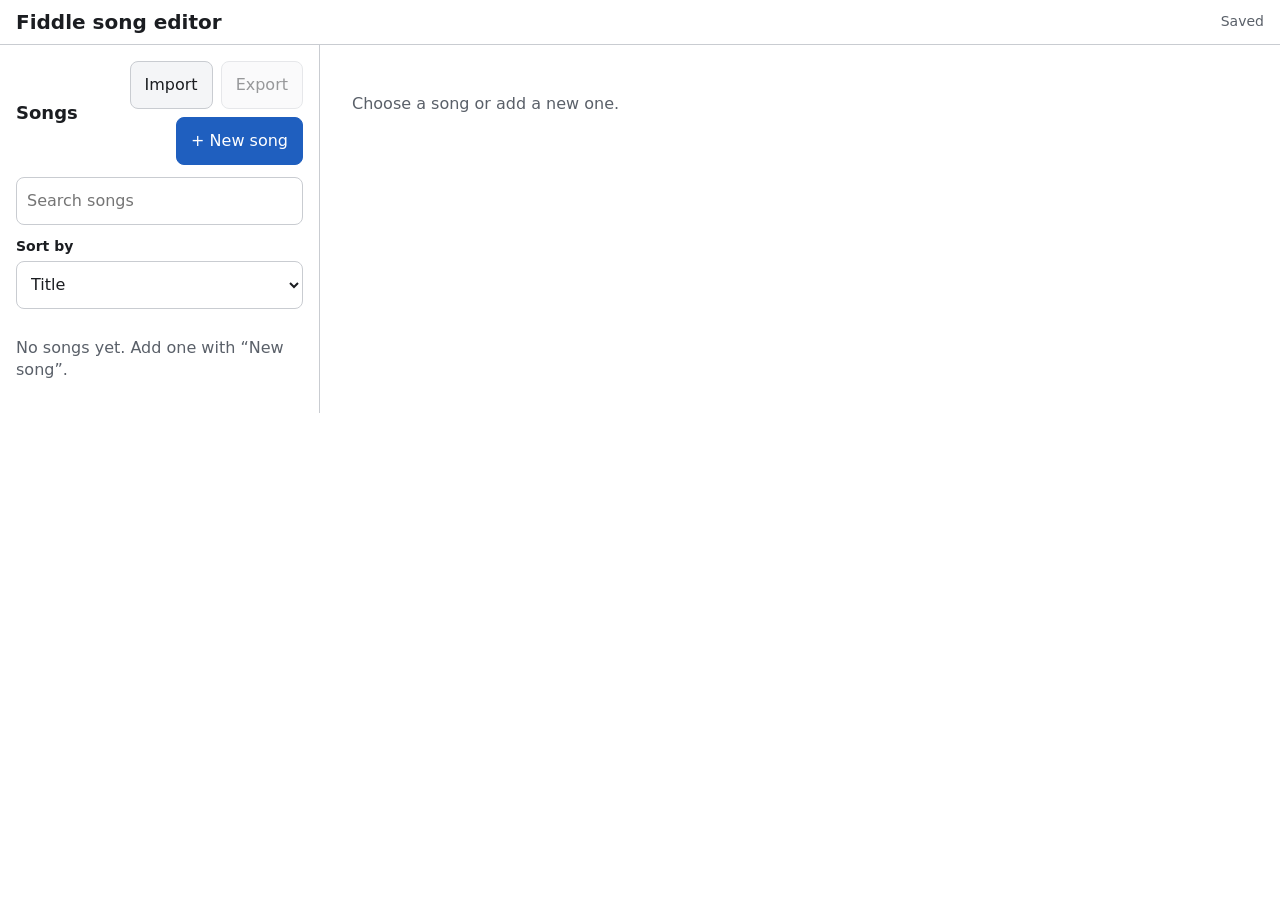
<file: fiddle/editor/index.html>
<!doctype html>
<html lang="en">
  <head>
    <meta charset="UTF-8" />
    <meta name="viewport" content="width=device-width, initial-scale=1" />
    <meta name="color-scheme" content="light dark" />
    <title>Fiddle song editor</title>
    <!-- Prazna ikonica: bez nje pregledac trazi /favicon.ico sa korena sajta (404 u konzoli). -->
    <link rel="icon" href="data:," />
    <script type="module" crossorigin src="/fiddle/editor/assets/index-FoZhmUxP.js"></script>
    <link rel="stylesheet" crossorigin href="/fiddle/editor/assets/index-Cjnu6z5k.css">
  </head>
  <body>
    <div id="root"></div>
  </body>
</html>
</file>
<file: fiddle/editor/assets/index-Cjnu6z5k.css>
:root{--lightningcss-light:initial;--lightningcss-dark: ;color-scheme:light dark;--bg:#fff;--surface:#f4f5f7;--border:#c9ccd1;--text:#1b1d21;--muted:#5a6069;--accent:#1f5fbf;--accent-text:#fff;--chord:#a3360f;--danger:#b3261e;--warning-bg:#fff4ce;--error-bg:#fde7e7;--focus:#1f5fbf;--touch:48px;--radius:8px;--gap:12px;--mono:ui-monospace, "SFMono-Regular", Menlo, Consolas, "Liberation Mono", monospace}@media (prefers-color-scheme:dark){:root{--lightningcss-light: ;--lightningcss-dark:initial;--bg:#15171a;--surface:#1f2226;--border:#3a3f46;--text:#e7e9ec;--muted:#a2a9b3;--accent:#7fb0ff;--accent-text:#0d1b33;--chord:#ffab7a;--danger:#ff8a80;--warning-bg:#3d3412;--error-bg:#42201f;--focus:#7fb0ff}}*,:before,:after{box-sizing:border-box}body{background:var(--bg);color:var(--text);margin:0;font-family:system-ui,-apple-system,Segoe UI,Roboto,sans-serif;font-size:1rem;line-height:1.4}h1{margin:0;font-size:1.25rem}h2{margin:0;font-size:1.125rem}button,input,select,textarea{font:inherit;color:inherit}button,input:not([type=checkbox]),select{min-height:var(--touch)}button{min-width:var(--touch);border:1px solid var(--border);border-radius:var(--radius);background:var(--surface);cursor:pointer;padding:0 14px}button:disabled{opacity:.45;cursor:default}button.primary{background:var(--accent);border-color:var(--accent);color:var(--accent-text)}button.danger{color:var(--danger)}input,select,textarea{border:1px solid var(--border);border-radius:var(--radius);background:var(--bg);width:100%;padding:8px 10px}:focus-visible{outline:3px solid var(--focus);outline-offset:2px}[aria-invalid=true]{border-color:var(--danger)}.visually-hidden{clip-path:inset(50%);white-space:nowrap;width:1px;height:1px;position:absolute;overflow:hidden}.muted{color:var(--muted)}.small{font-size:.875rem}.topbar{justify-content:space-between;align-items:center;gap:var(--gap);border-bottom:1px solid var(--border);flex-wrap:wrap;padding:8px 16px;display:flex}.save-status{color:var(--muted);font-size:.875rem}.save-error{color:var(--danger)}.banner{margin:0;padding:10px 16px}.banner-warning{background:var(--warning-bg)}.banner-error{background:var(--error-bg)}.loading,.empty{padding:16px}.layout{grid-template-columns:minmax(240px,320px) minmax(0,1fr);display:grid}.sidebar{border-right:1px solid var(--border);min-width:0;padding:16px}.main{min-width:0;padding:16px}.song-list{gap:var(--gap);flex-direction:column;display:flex}.song-list-header{justify-content:space-between;align-items:center;gap:var(--gap);display:flex}.songs{flex-direction:column;gap:4px;margin:0;padding:0;list-style:none;display:flex}.song-item{text-align:left;background:0 0;border-color:#0000;flex-direction:column;justify-content:center;align-items:flex-start;width:100%;padding:6px 12px;display:flex}.song-item[aria-current=true]{border-color:var(--accent);background:var(--surface)}.song-title{overflow-wrap:anywhere;font-weight:600}.song-artist{color:var(--muted);overflow-wrap:anywhere;font-size:.875rem}.editor{gap:var(--gap);flex-direction:column;display:flex}.editor-toolbar{flex-wrap:wrap;align-items:center;gap:8px;display:flex}.editor-title{overflow-wrap:anywhere;flex:auto;min-width:0}.back-button{display:none}.meta{gap:var(--gap);flex-direction:column;display:flex}.meta-row{gap:var(--gap);flex-wrap:wrap;display:flex}.field{border:0;flex-direction:column;gap:4px;min-width:0;margin:0;padding:0;display:flex}.field-wide{flex:240px}.field-label{margin:0;padding:0;font-size:.875rem;font-weight:600}.field-error{color:var(--danger);margin:0;font-size:.875rem}.stepper,.signature{align-items:center;gap:6px;display:flex}.stepper-value{text-align:center;font-variant-numeric:tabular-nums;min-width:3ch}.tempo-input{text-align:center;width:6ch}.signature select{width:auto}.key-value{min-height:var(--touch);align-items:center;gap:.5ch;display:flex}.chips{flex-wrap:wrap;gap:8px;display:flex}.chip{border-radius:999px}.editor-panes{gap:var(--gap);grid-template-columns:repeat(auto-fit,minmax(min(100%,340px),1fr));display:grid}.pane{flex-direction:column;gap:4px;min-width:0;display:flex}.pane p{margin:0}.source{min-height:24rem;font-family:var(--mono);resize:vertical}.preview{border:1px solid var(--border);border-radius:var(--radius);background:var(--surface);min-height:24rem;font-family:var(--mono);margin:0;padding:10px;overflow-x:auto}.line-section{font-weight:700}.line-comment{color:var(--muted);font-style:italic}.chord{color:var(--chord)}.dialog{border:1px solid var(--border);border-radius:var(--radius);background:var(--bg);max-width:min(480px,100vw - 32px);color:var(--text);padding:20px}.dialog::backdrop{background:#00000080}.dialog-actions,.song-list-actions{flex-wrap:wrap;justify-content:flex-end;gap:8px;display:flex}.export-dialog form{gap:var(--gap);flex-direction:column;display:flex}.choices{border:0;min-width:0;margin:0;padding:0}.choice{min-height:var(--touch);cursor:pointer;align-items:center;gap:10px;display:flex}.choice input{width:20px;height:20px;min-height:0;accent-color:var(--accent);flex:none;margin:0;padding:0}.number-choice-options{column-gap:var(--gap);flex-wrap:wrap;display:flex}.picker-actions{flex-wrap:wrap;align-items:center;gap:8px;display:flex}.picker-actions>span{flex:auto}.picker-list{overflow-wrap:anywhere;max-height:40vh;overflow-y:auto}.import-dialog{width:min(760px,100vw - 32px);max-width:none}.import-dialog form{gap:var(--gap);flex-direction:column;display:flex}.drop-zone{border:2px dashed var(--border);border-radius:var(--radius);flex-direction:column;align-items:flex-start;gap:8px;padding:16px;display:flex}.paste-input{font-family:var(--mono);margin-bottom:8px}.import-files,.review-songs,.review-warnings{margin:0;padding:0;list-style:none}.import-files{gap:var(--gap);flex-direction:column;display:flex}.import-file{border:1px solid var(--border);border-radius:var(--radius);overflow-wrap:anywhere;padding:12px}.import-file-header{justify-content:space-between;align-items:center;gap:8px;display:flex}.import-file h3{margin:0;font-size:1rem}.review-song{border-top:1px solid var(--border);padding:8px 0}.review-fields{grid-template-columns:minmax(0,2fr) minmax(0,2fr) minmax(0,1fr) minmax(0,1fr);gap:8px;display:grid}.review-warnings li{border-radius:var(--radius);background:var(--warning-bg);margin-top:4px;padding:4px 8px}@media (width<=599px){.review-fields{grid-template-columns:minmax(0,1fr) minmax(0,1fr)}}@media (width<=899px){.layout{grid-template-columns:minmax(0,1fr)}.sidebar{border-right:0}.app[data-view=editor] .sidebar,.app[data-view=list] .main{display:none}.back-button{display:inline-block}}
</file>
